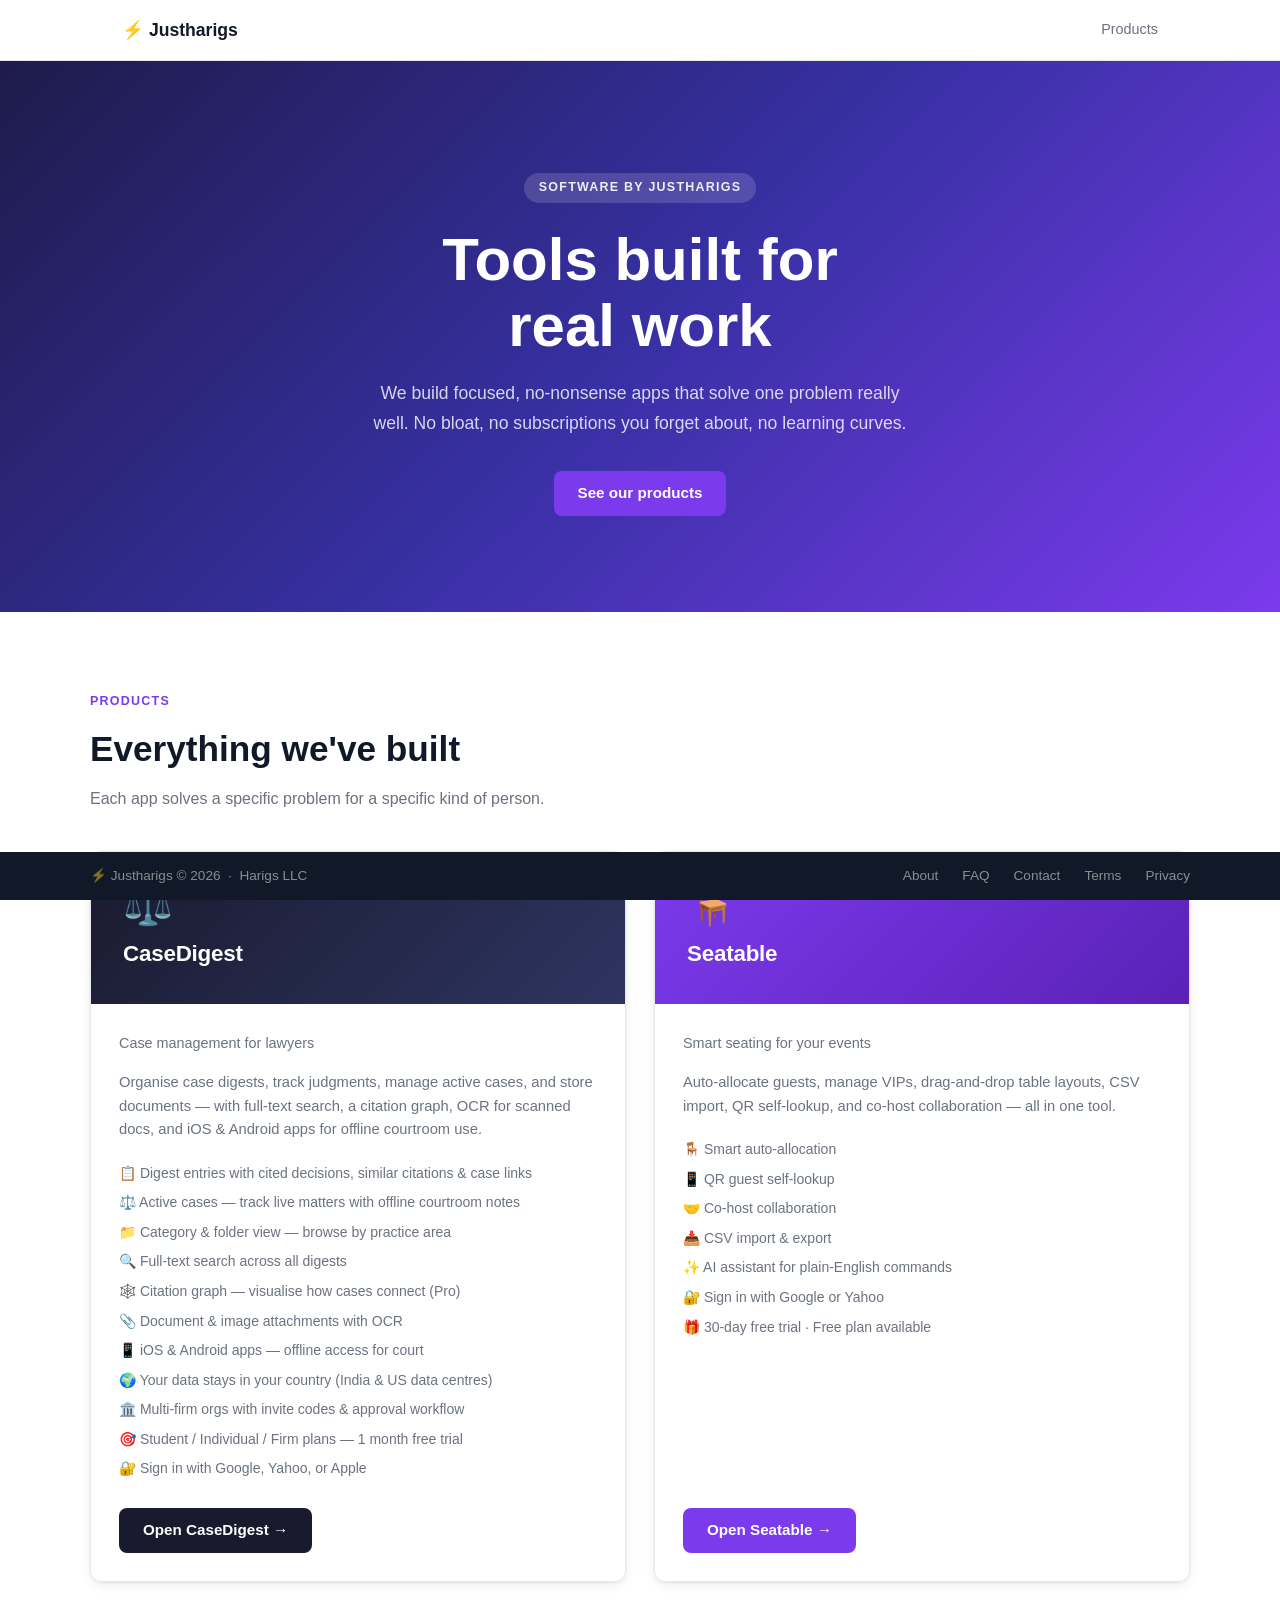
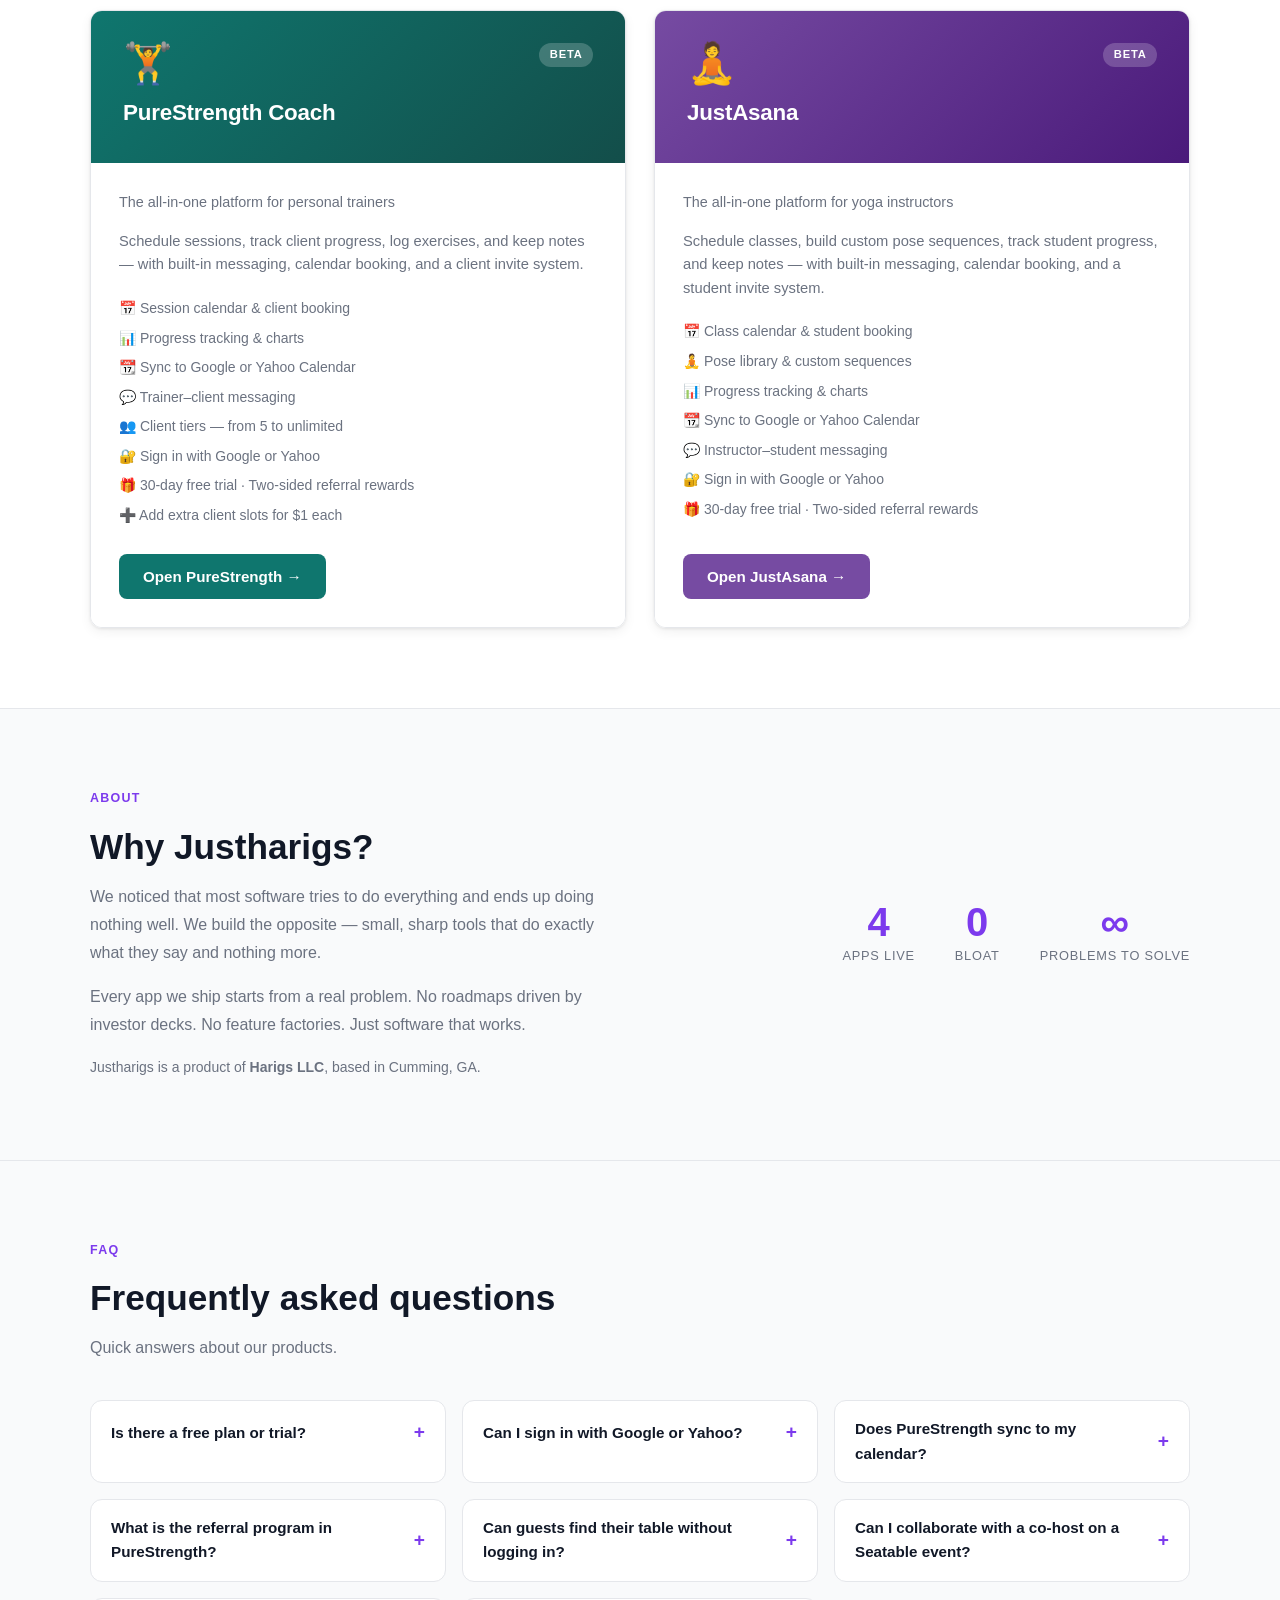
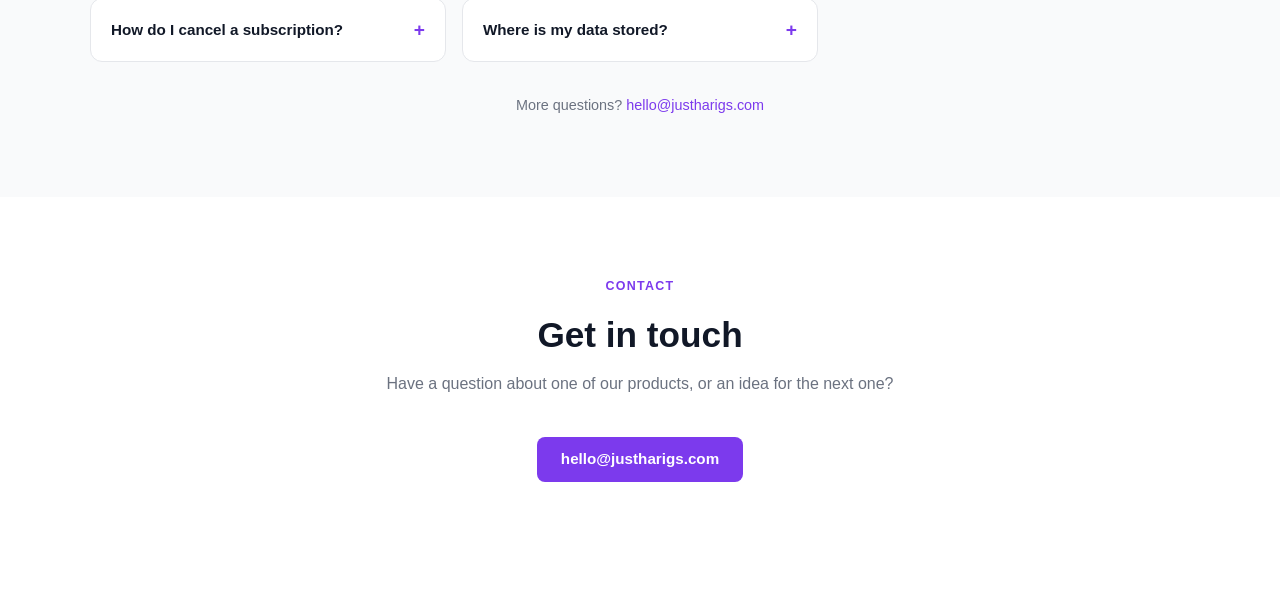
<file: index.html>
<!DOCTYPE html>
<html lang="en">
<head>
  <meta charset="UTF-8" />
  <meta name="viewport" content="width=device-width, initial-scale=1.0" />
  <title>Justharigs — Tools built for real work</title>
  <link rel="icon" href="data:image/svg+xml,<svg xmlns=%22http://www.w3.org/2000/svg%22 viewBox=%220 0 100 100%22><text y=%22.9em%22 font-size=%2290%22>⚡</text></svg>">
  <link rel="stylesheet" href="css/style.css" />
</head>
<body>

  <!-- HEADER -->
  <header class="site-header">
    <div class="header-inner">
      <a href="/" class="logo">⚡ Justharigs</a>
      <nav class="header-nav">
        <a href="#products" class="nav-link">Products</a>
      </nav>
    </div>
  </header>

  <!-- HERO -->
  <section class="hero">
    <div class="hero-inner">
      <div class="hero-label">Software by Justharigs</div>
      <h1>Tools built for<br>real work</h1>
      <p class="hero-sub">We build focused, no-nonsense apps that solve one problem really well. No bloat, no subscriptions you forget about, no learning curves.</p>
      <a href="#products" class="btn btn-primary">See our products</a>
    </div>
  </section>

  <!-- PRODUCTS -->
  <section class="products" id="products">
    <div class="section-inner">
      <div class="section-label">Products</div>
      <h2>Everything we've built</h2>
      <p class="section-sub">Each app solves a specific problem for a specific kind of person.</p>

      <div class="product-grid">

        <!-- CaseDigest -->
        <div class="product-card">
          <div class="product-card-header" style="background: linear-gradient(135deg, #1a1a2e, #2d3561)">
            <div class="product-card-header-top">
              <div class="product-icon">⚖️</div>
            </div>
            <div class="product-card-header-title">CaseDigest</div>
          </div>
          <div class="product-card-body">
            <p class="product-tagline">Case management for lawyers</p>
            <p class="product-desc">Organise case digests, track judgments, manage active cases, and store documents — with full-text search, a citation graph, OCR for scanned docs, and iOS &amp; Android apps for offline courtroom use.</p>
            <ul class="product-features">
              <li>📋 Digest entries with cited decisions, similar citations &amp; case links</li>
              <li>⚖️ Active cases — track live matters with offline courtroom notes</li>
              <li>📁 Category &amp; folder view — browse by practice area</li>
              <li>🔍 Full-text search across all digests</li>
              <li>🕸️ Citation graph — visualise how cases connect (Pro)</li>
              <li>📎 Document &amp; image attachments with OCR</li>
              <li>📱 iOS &amp; Android apps — offline access for court</li>
              <li>🌍 Your data stays in your country (India &amp; US data centres)</li>
              <li>🏛️ Multi-firm orgs with invite codes &amp; approval workflow</li>
              <li>🎯 Student / Individual / Firm plans — 1 month free trial</li>
              <li>🔐 Sign in with Google, Yahoo, or Apple</li>
            </ul>
            <div class="product-card-footer">
              <a href="https://justcasedigest.com" class="btn btn-slate" target="_blank" rel="noopener">Open CaseDigest →</a>
            </div>
          </div>
        </div>

        <!-- Seatable -->
        <div class="product-card">
          <div class="product-card-header" style="background: linear-gradient(135deg, #7C3AED, #5B21B6)">
            <div class="product-card-header-top">
              <div class="product-icon">🪑</div>
            </div>
            <div class="product-card-header-title">Seatable</div>
          </div>
          <div class="product-card-body">
            <p class="product-tagline">Smart seating for your events</p>
            <p class="product-desc">Auto-allocate guests, manage VIPs, drag-and-drop table layouts, CSV import, QR self-lookup, and co-host collaboration — all in one tool.</p>
            <ul class="product-features">
              <li>🪑 Smart auto-allocation</li>
              <li>📱 QR guest self-lookup</li>
              <li>🤝 Co-host collaboration</li>
              <li>📥 CSV import &amp; export</li>
              <li>✨ AI assistant for plain-English commands</li>
              <li>🔐 Sign in with Google or Yahoo</li>
              <li>🎁 30-day free trial · Free plan available</li>
            </ul>
            <div class="product-card-footer">
              <a href="https://www.justseatable.com" class="btn btn-primary" target="_blank" rel="noopener">Open Seatable →</a>
            </div>
          </div>
        </div>

        <!-- PureStrength Coach -->
        <div class="product-card">
          <div class="product-card-header" style="background: linear-gradient(135deg, #0F766E, #134E4A)">
            <div class="product-card-header-top">
              <div class="product-icon">🏋️</div>
              <div class="product-badge">Beta</div>
            </div>
            <div class="product-card-header-title">PureStrength Coach</div>
          </div>
          <div class="product-card-body">
            <p class="product-tagline">The all-in-one platform for personal trainers</p>
            <p class="product-desc">Schedule sessions, track client progress, log exercises, and keep notes — with built-in messaging, calendar booking, and a client invite system.</p>
            <ul class="product-features">
              <li>📅 Session calendar &amp; client booking</li>
              <li>📊 Progress tracking &amp; charts</li>
              <li>📆 Sync to Google or Yahoo Calendar</li>
              <li>💬 Trainer–client messaging</li>
              <li>👥 Client tiers — from 5 to unlimited</li>
              <li>🔐 Sign in with Google or Yahoo</li>
              <li>🎁 30-day free trial · Two-sided referral rewards</li>
              <li>➕ Add extra client slots for $1 each</li>
            </ul>
            <div class="product-card-footer">
              <a href="https://www.justpurestrength.com" class="btn btn-teal" target="_blank" rel="noopener">Open PureStrength →</a>
            </div>
          </div>
        </div>

        <!-- JustAsana -->
        <div class="product-card">
          <div class="product-card-header" style="background: linear-gradient(135deg, #764BA2, #4A1A7A)">
            <div class="product-card-header-top">
              <div class="product-icon">🧘</div>
              <div class="product-badge">Beta</div>
            </div>
            <div class="product-card-header-title">JustAsana</div>
          </div>
          <div class="product-card-body">
            <p class="product-tagline">The all-in-one platform for yoga instructors</p>
            <p class="product-desc">Schedule classes, build custom pose sequences, track student progress, and keep notes — with built-in messaging, calendar booking, and a student invite system.</p>
            <ul class="product-features">
              <li>📅 Class calendar &amp; student booking</li>
              <li>🧘 Pose library &amp; custom sequences</li>
              <li>📊 Progress tracking &amp; charts</li>
              <li>📆 Sync to Google or Yahoo Calendar</li>
              <li>💬 Instructor–student messaging</li>
              <li>🔐 Sign in with Google or Yahoo</li>
              <li>🎁 30-day free trial · Two-sided referral rewards</li>
            </ul>
            <div class="product-card-footer">
              <a href="https://justasana.com" class="btn btn-purple" target="_blank" rel="noopener">Open JustAsana →</a>
            </div>
          </div>
        </div>

      </div>
    </div>
  </section>

  <!-- PRICING - removed, to be added back dynamically later -->
  <!--
  <section class="pricing-section" id="pricing">
    <div class="section-inner">
      <div class="section-label">Pricing</div>
      <h2>Simple, transparent pricing</h2>
      <p class="section-sub">Both apps include a 30-day free trial. No credit card required to start.</p>

      <div class="pricing-app-block">
        <div class="pricing-app-title">
          <span class="pricing-app-icon">🪑</span>
          <span>Seatable</span>
          <span class="pricing-app-sub">Smart seating for your events</span>
        </div>
        <div class="pricing-grid">
          <div class="pricing-card">
            <div class="pricing-tier">Free</div>
            <div class="pricing-price"><span class="pricing-amount">$0</span><span class="pricing-period">/month</span></div>
            <ul class="pricing-features">
              <li>1 active event at a time</li>
              <li>Up to 5 tables per event</li>
              <li>Up to 25 guests per event</li>
              <li>Table layout &amp; drag-and-drop</li>
              <li>CSV import &amp; QR lookup</li>
            </ul>
            <a href="https://seatablebeta.justharigs.com" class="btn btn-outline-primary" target="_blank" rel="noopener">Get Started Free</a>
          </div>
          <div class="pricing-card">
            <div class="pricing-tier">Starter</div>
            <div class="pricing-price"><span class="pricing-amount">$3</span><span class="pricing-period">/month</span></div>
            <ul class="pricing-features">
              <li>3 active events at a time</li>
              <li>Up to 15 tables per event</li>
              <li>Up to 100 guests per event</li>
              <li>Table layout &amp; drag-and-drop</li>
              <li>CSV import &amp; QR lookup</li>
            </ul>
            <a href="https://seatablebeta.justharigs.com" class="btn btn-outline-primary" target="_blank" rel="noopener">Get Started</a>
          </div>
          <div class="pricing-card">
            <div class="pricing-tier">Occasional</div>
            <div class="pricing-price"><span class="pricing-amount">$5</span><span class="pricing-period">/month</span></div>
            <ul class="pricing-features">
              <li>5 active events at a time</li>
              <li>5 new events per month</li>
              <li>Unlimited tables</li>
              <li>Unlimited guests</li>
              <li>CSV import &amp; QR lookup</li>
            </ul>
            <a href="https://seatablebeta.justharigs.com" class="btn btn-outline-primary" target="_blank" rel="noopener">Get Started</a>
          </div>
          <div class="pricing-card pricing-card-popular">
            <div class="pricing-popular-badge">Most Popular</div>
            <div class="pricing-tier">Professional</div>
            <div class="pricing-price"><span class="pricing-amount">$10</span><span class="pricing-period">/month</span></div>
            <ul class="pricing-features">
              <li>Unlimited active events</li>
              <li>Unlimited events per month</li>
              <li>Unlimited tables &amp; guests</li>
              <li>Co-host collaboration</li>
              <li>✨ AI assistant</li>
            </ul>
            <a href="https://seatablebeta.justharigs.com" class="btn btn-primary" target="_blank" rel="noopener">Get Started</a>
          </div>
          <div class="pricing-card">
            <div class="pricing-tier">Enterprise</div>
            <div class="pricing-price"><span class="pricing-amount">$25</span><span class="pricing-period">/month</span></div>
            <ul class="pricing-features">
              <li>Unlimited active events</li>
              <li>Unlimited events per month</li>
              <li>Unlimited tables &amp; guests</li>
              <li>Co-host collaboration</li>
              <li>✨ AI assistant</li>
            </ul>
            <a href="https://seatablebeta.justharigs.com" class="btn btn-outline-primary" target="_blank" rel="noopener">Get Started</a>
          </div>
        </div>
      </div>

      <div class="pricing-app-block">
        <div class="pricing-app-title">
          <span class="pricing-app-icon">🏋️</span>
          <span>PureStrength Coach</span>
          <span class="pricing-app-sub">Personal trainer platform</span>
        </div>
        <div class="pricing-grid">
          <div class="pricing-card">
            <div class="pricing-tier">Starter</div>
            <div class="pricing-price"><span class="pricing-amount">$9</span><span class="pricing-period">/month</span></div>
            <ul class="pricing-features">
              <li>Up to 5 clients</li>
              <li>Session calendar</li>
              <li>Exercise library</li>
              <li>Progress tracking</li>
              <li>Google or Yahoo sign-in</li>
            </ul>
            <a href="https://purestrengthdev.justharigs.com/signup/trainer" class="btn btn-outline-teal" target="_blank" rel="noopener">Start Free Trial</a>
          </div>
          <div class="pricing-card">
            <div class="pricing-tier">Basic</div>
            <div class="pricing-price"><span class="pricing-amount">$19</span><span class="pricing-period">/month</span></div>
            <ul class="pricing-features">
              <li>Up to 15 clients</li>
              <li>Session calendar</li>
              <li>Exercise library</li>
              <li>Progress tracking</li>
              <li>Google or Yahoo sign-in</li>
            </ul>
            <a href="https://purestrengthdev.justharigs.com/signup/trainer" class="btn btn-outline-teal" target="_blank" rel="noopener">Start Free Trial</a>
          </div>
          <div class="pricing-card">
            <div class="pricing-tier">Professional</div>
            <div class="pricing-price"><span class="pricing-amount">$29</span><span class="pricing-period">/month</span></div>
            <ul class="pricing-features">
              <li>Up to 30 clients</li>
              <li>Session calendar</li>
              <li>Exercise library</li>
              <li>Progress tracking</li>
              <li>Session &amp; exercise notes</li>
            </ul>
            <a href="https://purestrengthdev.justharigs.com/signup/trainer" class="btn btn-outline-teal" target="_blank" rel="noopener">Start Free Trial</a>
          </div>
          <div class="pricing-card pricing-card-popular pricing-card-popular-teal">
            <div class="pricing-popular-badge pricing-popular-badge-teal">Most Popular</div>
            <div class="pricing-tier">Growth</div>
            <div class="pricing-price"><span class="pricing-amount">$49</span><span class="pricing-period">/month</span></div>
            <ul class="pricing-features">
              <li>Up to 60 clients</li>
              <li>Session calendar</li>
              <li>Exercise library</li>
              <li>Progress tracking</li>
              <li>Trainer–client messaging</li>
            </ul>
            <a href="https://purestrengthdev.justharigs.com/signup/trainer" class="btn btn-teal" target="_blank" rel="noopener">Start Free Trial</a>
          </div>
          <div class="pricing-card">
            <div class="pricing-tier">Enterprise</div>
            <div class="pricing-price"><span class="pricing-amount">$79</span><span class="pricing-period">/month</span></div>
            <ul class="pricing-features">
              <li>Unlimited clients</li>
              <li>Session calendar</li>
              <li>Exercise library</li>
              <li>Progress tracking</li>
              <li>Trainer–client messaging</li>
            </ul>
            <a href="https://purestrengthdev.justharigs.com/signup/trainer" class="btn btn-outline-teal" target="_blank" rel="noopener">Start Free Trial</a>
          </div>
        </div>
        <p class="pricing-addon-note">Need more clients? Add 5 extra slots for $5 anytime. Refer a trainer — both of you get 50% off your first month together.</p>
      </div>
    </div>
  </section>
  -->

  <!-- ABOUT -->
  <section class="about" id="about">
    <div class="section-inner about-inner">
      <div>
        <div class="section-label">About</div>
        <h2>Why Justharigs?</h2>
        <p>We noticed that most software tries to do everything and ends up doing nothing well. We build the opposite — small, sharp tools that do exactly what they say and nothing more.</p>
        <p>Every app we ship starts from a real problem. No roadmaps driven by investor decks. No feature factories. Just software that works.</p>
        <p style="margin-top:.5rem;font-size:.875rem;color:var(--text-muted)">Justharigs is a product of <strong>Harigs LLC</strong>, based in Cumming, GA.</p>
      </div>
      <div class="about-stats">
        <div class="stat">
          <div class="stat-num">4</div>
          <div class="stat-label">Apps live</div>
        </div>
        <div class="stat">
          <div class="stat-num">0</div>
          <div class="stat-label">Bloat</div>
        </div>
        <div class="stat">
          <div class="stat-num">∞</div>
          <div class="stat-label">Problems to solve</div>
        </div>
      </div>
    </div>
  </section>

  <!-- FAQ -->
  <section class="faq-section" id="faq">
    <div class="section-inner">
      <div class="section-label">FAQ</div>
      <h2>Frequently asked questions</h2>
      <p class="section-sub">Quick answers about our products.</p>
      <div class="faq-grid">

        <details class="faq-card">
          <summary>Is there a free plan or trial?</summary>
          <p>Seatable has a permanent free tier (1 event, 5 tables, 25 guests). PureStrength Coach offers a 30-day free trial on all paid plans — no credit card required to start.</p>
        </details>

        <details class="faq-card">
          <summary>Can I sign in with Google or Yahoo?</summary>
          <p>Yes. Both apps support Google OAuth and Yahoo OAuth sign-in. You can also use email + password if you prefer.</p>
        </details>

        <details class="faq-card">
          <summary>Does PureStrength sync to my calendar?</summary>
          <p>Yes. Trainers can connect Google Calendar or Yahoo Calendar in Settings. Every session you schedule is automatically added as a calendar event. You can disconnect at any time.</p>
        </details>

        <details class="faq-card">
          <summary>What is the referral program in PureStrength?</summary>
          <p>Share your unique referral link with other trainers. When they sign up and subscribe, you both get 50% off your next paid month. No limit on referrals.</p>
        </details>

        <details class="faq-card">
          <summary>Can guests find their table without logging in?</summary>
          <p>Yes. Seatable generates a QR code when you publish your event. Guests scan it and type their name — no account needed. Works on any phone.</p>
        </details>

        <details class="faq-card">
          <summary>Can I collaborate with a co-host on a Seatable event?</summary>
          <p>Yes. Invite up to 2 co-hosts from the Co-hosts tab inside your event. Co-hosts can edit participants, manage seating, and publish the event.</p>
        </details>

        <details class="faq-card">
          <summary>How do I cancel a subscription?</summary>
          <p>Cancel any time from Account Settings → Manage Billing inside the app. You keep access until the end of your current billing period — no questions asked.</p>
        </details>

        <details class="faq-card">
          <summary>Where is my data stored?</summary>
          <p>All data is stored in AWS DynamoDB in the US-East-2 (Ohio) region with HTTPS encryption in transit. We never sell your data or use it for advertising.</p>
        </details>

      </div>
      <p style="text-align:center;margin-top:2rem;color:var(--text-muted);font-size:.9rem">More questions? <a href="mailto:hello@justharigs.com" style="color:var(--primary)">hello@justharigs.com</a></p>
    </div>
  </section>

  <!-- CONTACT -->
  <section class="contact" id="contact">
    <div class="section-inner" style="text-align:center">
      <div class="section-label">Contact</div>
      <h2>Get in touch</h2>
      <p class="section-sub">Have a question about one of our products, or an idea for the next one?</p>
      <a href="mailto:hello@justharigs.com" class="btn btn-primary">hello@justharigs.com</a>
    </div>
  </section>

  <!-- FOOTER -->
  <footer class="site-footer">
    <div class="footer-inner">
      <span>⚡ Justharigs &copy; 2026 &nbsp;·&nbsp; Harigs LLC</span>
      <nav class="footer-nav">
        <a href="#about">About</a>
        <a href="#faq">FAQ</a>
        <a href="#contact">Contact</a>
        <a href="terms.html">Terms</a>
        <a href="privacy.html">Privacy</a>
      </nav>
    </div>
  </footer>

</body>
</html>
</file>
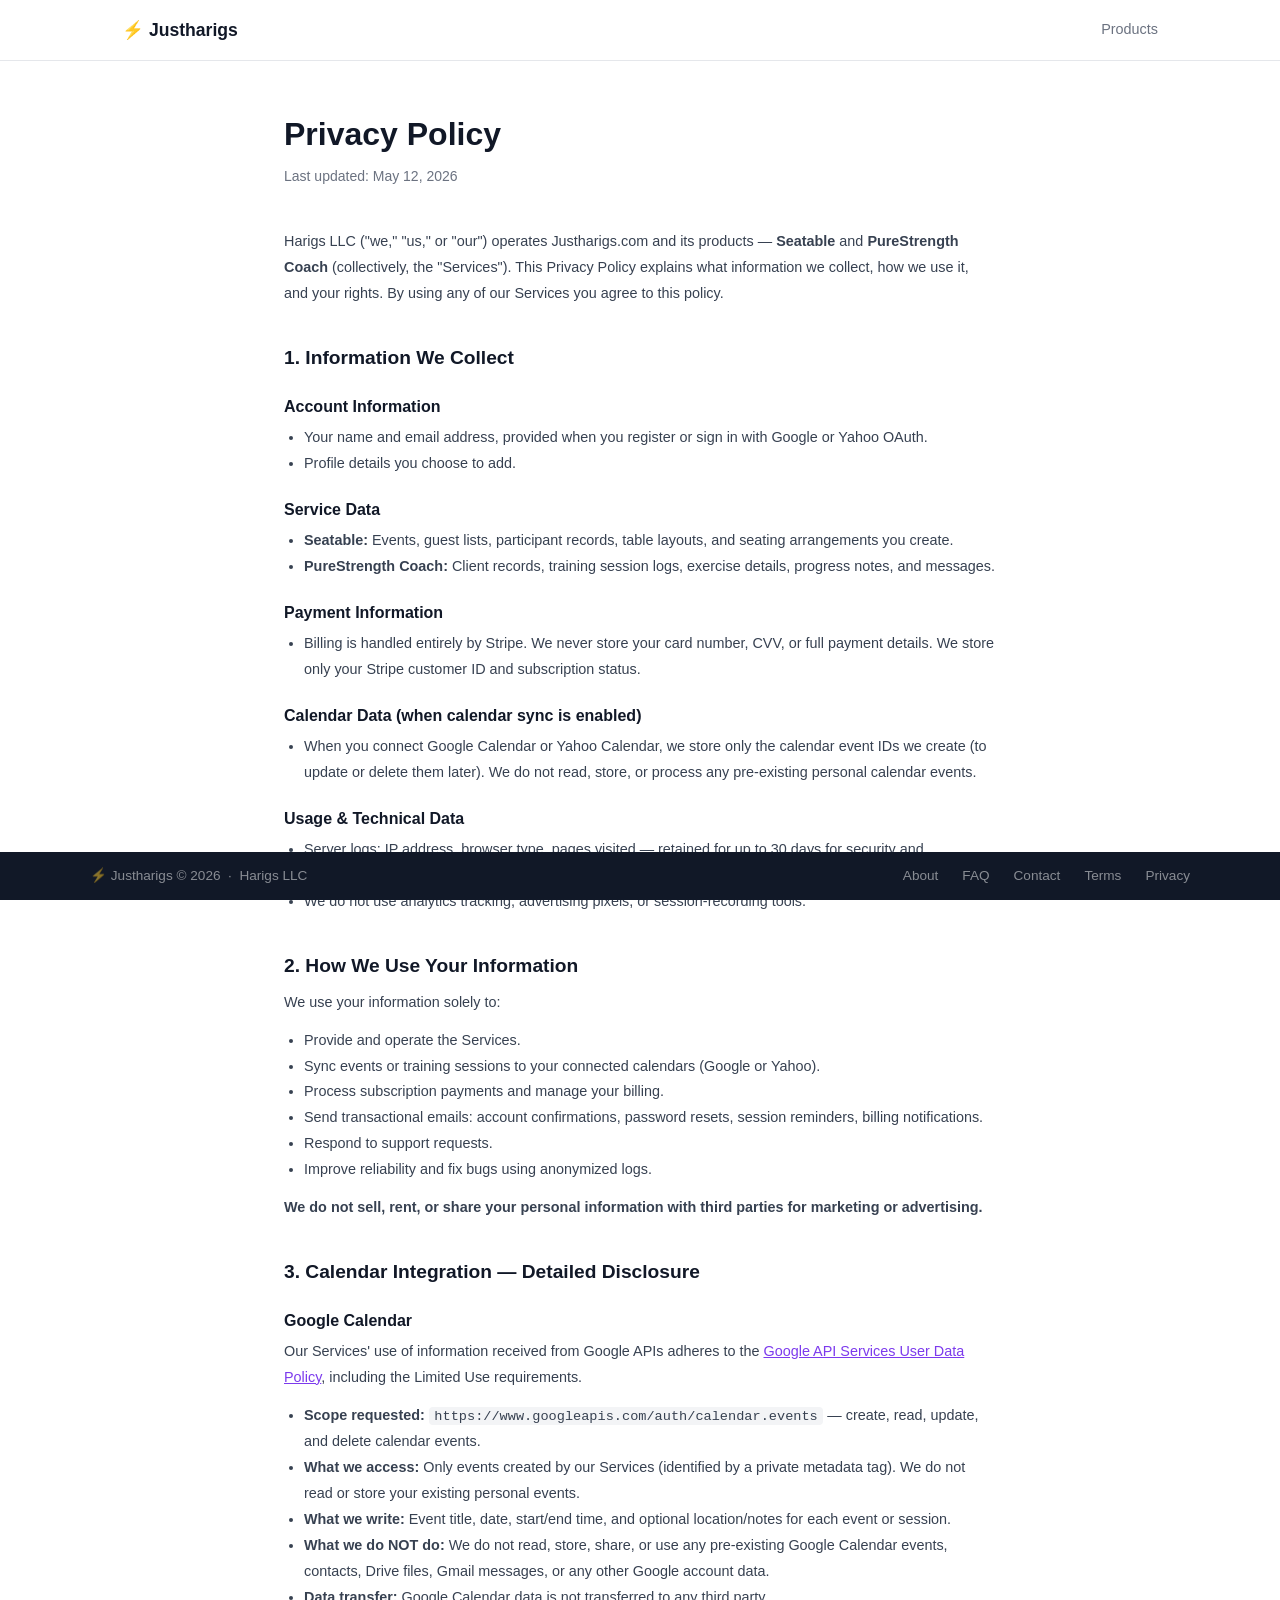
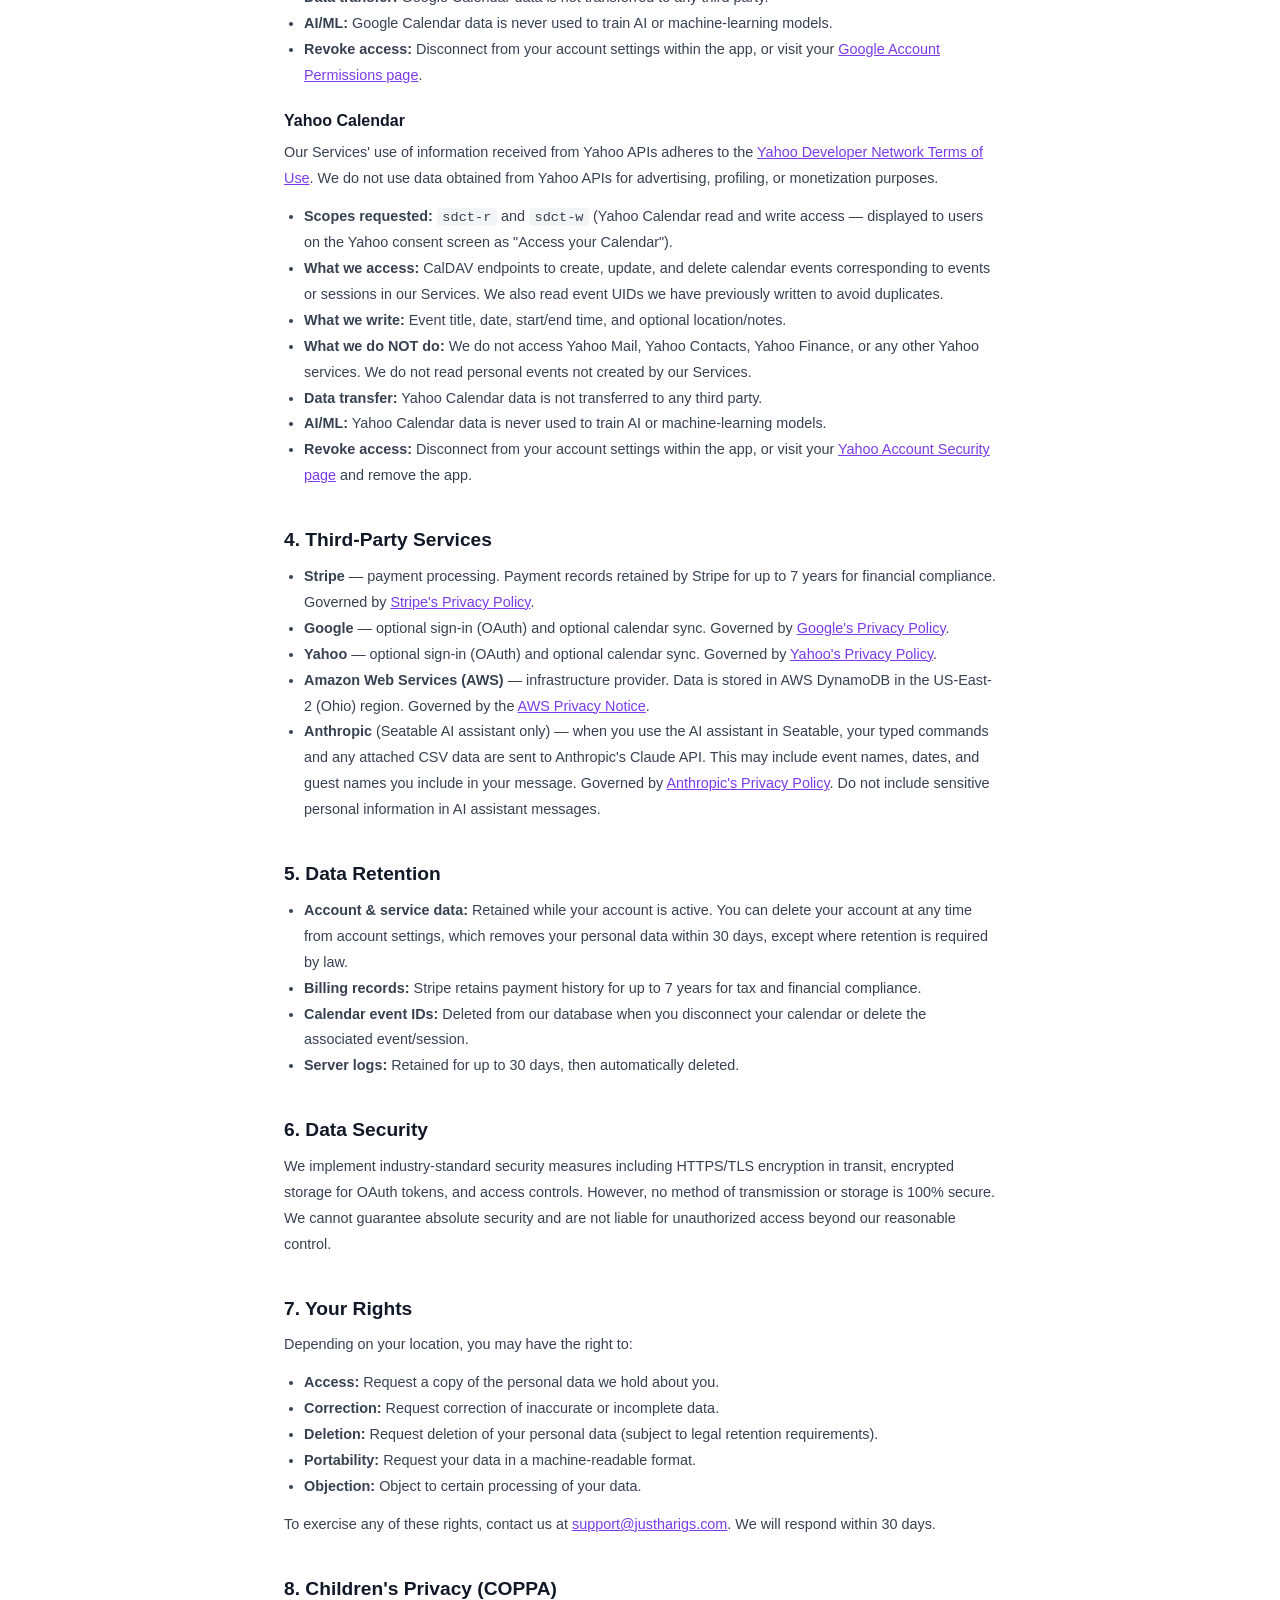
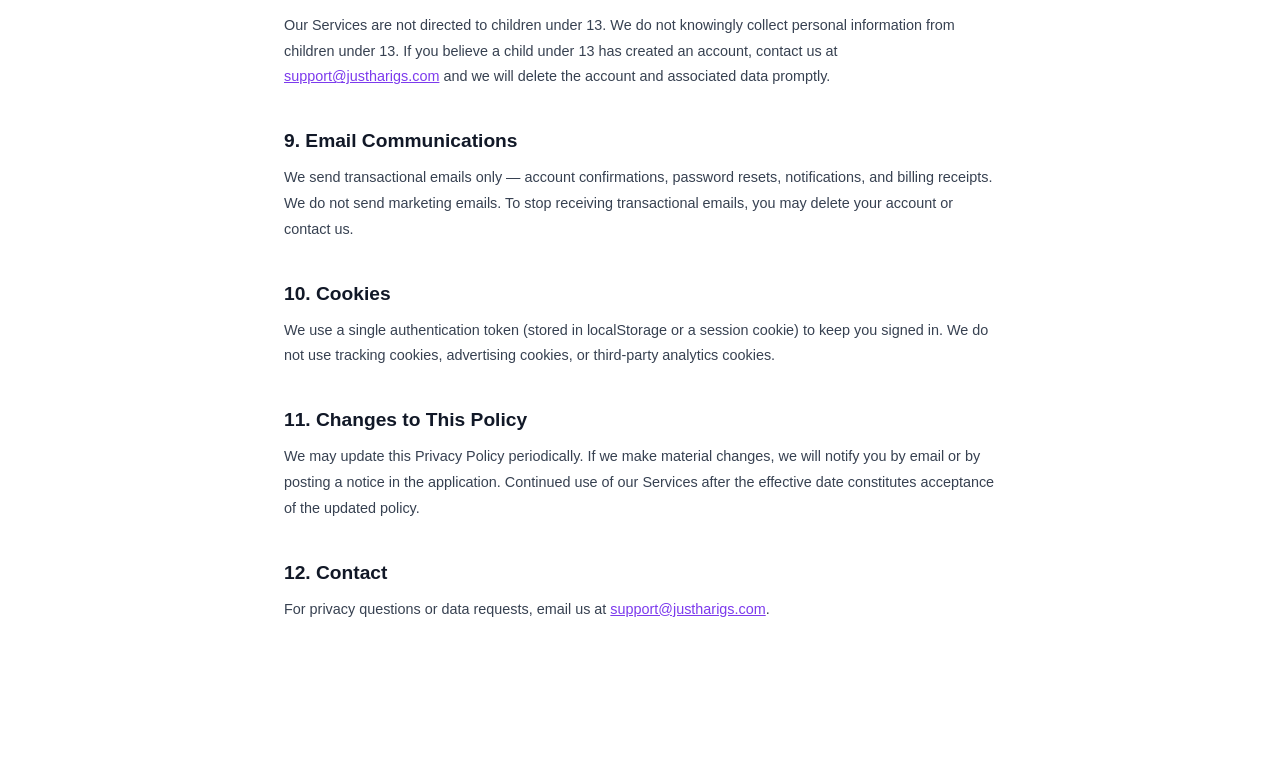
<file: privacy.html>
<!DOCTYPE html>
<html lang="en">
<head>
  <meta charset="UTF-8" />
  <meta name="viewport" content="width=device-width, initial-scale=1.0" />
  <title>Privacy Policy — Justharigs</title>
  <link rel="icon" href="data:image/svg+xml,<svg xmlns=%22http://www.w3.org/2000/svg%22 viewBox=%220 0 100 100%22><text y=%22.9em%22 font-size=%2290%22>⚡</text></svg>">
  <link rel="stylesheet" href="css/style.css" />
  <style>
    .legal-page { max-width: 760px; margin: 0 auto; padding: 3rem 1.5rem 5rem; }
    .legal-page h1 { font-size: 2rem; font-weight: 800; margin-bottom: .25rem; }
    .legal-page .updated { color: var(--text-muted); font-size: .875rem; margin-bottom: 2.5rem; }
    .legal-page h2 { font-size: 1.2rem; font-weight: 700; margin: 2.25rem 0 .5rem; color: var(--text); }
    .legal-page h3 { font-size: 1rem; font-weight: 600; margin: 1.25rem 0 .35rem; color: var(--text); }
    .legal-page p  { font-size: .9rem; line-height: 1.8; margin-bottom: .75rem; color: #374151; }
    .legal-page ul { list-style: disc; padding-left: 1.25rem; font-size: .9rem; line-height: 1.8; margin-bottom: .75rem; color: #374151; }
    .legal-page a  { color: var(--primary); text-decoration: underline; }
    .legal-page code { background: #F3F4F6; padding: .1rem .35rem; border-radius: 4px; font-size: .85rem; }
  </style>
</head>
<body>

  <header class="site-header">
    <div class="header-inner">
      <a href="/" class="logo">⚡ Justharigs</a>
      <nav class="header-nav">
        <a href="/#products" class="nav-link">Products</a>
      </nav>
    </div>
  </header>

  <main class="legal-page">
    <h1>Privacy Policy</h1>
    <p class="updated">Last updated: May 12, 2026</p>

    <p>Harigs LLC ("we," "us," or "our") operates Justharigs.com and its products — <strong>Seatable</strong> and <strong>PureStrength Coach</strong> (collectively, the "Services"). This Privacy Policy explains what information we collect, how we use it, and your rights. By using any of our Services you agree to this policy.</p>

    <h2>1. Information We Collect</h2>

    <h3>Account Information</h3>
    <ul>
      <li>Your name and email address, provided when you register or sign in with Google or Yahoo OAuth.</li>
      <li>Profile details you choose to add.</li>
    </ul>

    <h3>Service Data</h3>
    <ul>
      <li><strong>Seatable:</strong> Events, guest lists, participant records, table layouts, and seating arrangements you create.</li>
      <li><strong>PureStrength Coach:</strong> Client records, training session logs, exercise details, progress notes, and messages.</li>
    </ul>

    <h3>Payment Information</h3>
    <ul>
      <li>Billing is handled entirely by Stripe. We never store your card number, CVV, or full payment details. We store only your Stripe customer ID and subscription status.</li>
    </ul>

    <h3>Calendar Data (when calendar sync is enabled)</h3>
    <ul>
      <li>When you connect Google Calendar or Yahoo Calendar, we store only the calendar event IDs we create (to update or delete them later). We do not read, store, or process any pre-existing personal calendar events.</li>
    </ul>

    <h3>Usage &amp; Technical Data</h3>
    <ul>
      <li>Server logs: IP address, browser type, pages visited — retained for up to 30 days for security and debugging, then automatically deleted.</li>
      <li>We do not use analytics tracking, advertising pixels, or session-recording tools.</li>
    </ul>

    <h2>2. How We Use Your Information</h2>
    <p>We use your information solely to:</p>
    <ul>
      <li>Provide and operate the Services.</li>
      <li>Sync events or training sessions to your connected calendars (Google or Yahoo).</li>
      <li>Process subscription payments and manage your billing.</li>
      <li>Send transactional emails: account confirmations, password resets, session reminders, billing notifications.</li>
      <li>Respond to support requests.</li>
      <li>Improve reliability and fix bugs using anonymized logs.</li>
    </ul>
    <p><strong>We do not sell, rent, or share your personal information with third parties for marketing or advertising.</strong></p>

    <h2>3. Calendar Integration — Detailed Disclosure</h2>

    <h3>Google Calendar</h3>
    <p>Our Services' use of information received from Google APIs adheres to the <a href="https://developers.google.com/terms/api-services-user-data-policy" target="_blank" rel="noopener noreferrer">Google API Services User Data Policy</a>, including the Limited Use requirements.</p>
    <ul>
      <li><strong>Scope requested:</strong> <code>https://www.googleapis.com/auth/calendar.events</code> — create, read, update, and delete calendar events.</li>
      <li><strong>What we access:</strong> Only events created by our Services (identified by a private metadata tag). We do not read or store your existing personal events.</li>
      <li><strong>What we write:</strong> Event title, date, start/end time, and optional location/notes for each event or session.</li>
      <li><strong>What we do NOT do:</strong> We do not read, store, share, or use any pre-existing Google Calendar events, contacts, Drive files, Gmail messages, or any other Google account data.</li>
      <li><strong>Data transfer:</strong> Google Calendar data is not transferred to any third party.</li>
      <li><strong>AI/ML:</strong> Google Calendar data is never used to train AI or machine-learning models.</li>
      <li><strong>Revoke access:</strong> Disconnect from your account settings within the app, or visit your <a href="https://myaccount.google.com/permissions" target="_blank" rel="noopener noreferrer">Google Account Permissions page</a>.</li>
    </ul>

    <h3>Yahoo Calendar</h3>
    <p>Our Services' use of information received from Yahoo APIs adheres to the <a href="https://developer.yahoo.com/terms/" target="_blank" rel="noopener noreferrer">Yahoo Developer Network Terms of Use</a>. We do not use data obtained from Yahoo APIs for advertising, profiling, or monetization purposes.</p>
    <ul>
      <li><strong>Scopes requested:</strong> <code>sdct-r</code> and <code>sdct-w</code> (Yahoo Calendar read and write access — displayed to users on the Yahoo consent screen as "Access your Calendar").</li>
      <li><strong>What we access:</strong> CalDAV endpoints to create, update, and delete calendar events corresponding to events or sessions in our Services. We also read event UIDs we have previously written to avoid duplicates.</li>
      <li><strong>What we write:</strong> Event title, date, start/end time, and optional location/notes.</li>
      <li><strong>What we do NOT do:</strong> We do not access Yahoo Mail, Yahoo Contacts, Yahoo Finance, or any other Yahoo services. We do not read personal events not created by our Services.</li>
      <li><strong>Data transfer:</strong> Yahoo Calendar data is not transferred to any third party.</li>
      <li><strong>AI/ML:</strong> Yahoo Calendar data is never used to train AI or machine-learning models.</li>
      <li><strong>Revoke access:</strong> Disconnect from your account settings within the app, or visit your <a href="https://login.yahoo.com/account/security" target="_blank" rel="noopener noreferrer">Yahoo Account Security page</a> and remove the app.</li>
    </ul>

    <h2>4. Third-Party Services</h2>
    <ul>
      <li><strong>Stripe</strong> — payment processing. Payment records retained by Stripe for up to 7 years for financial compliance. Governed by <a href="https://stripe.com/privacy" target="_blank" rel="noopener noreferrer">Stripe's Privacy Policy</a>.</li>
      <li><strong>Google</strong> — optional sign-in (OAuth) and optional calendar sync. Governed by <a href="https://policies.google.com/privacy" target="_blank" rel="noopener noreferrer">Google's Privacy Policy</a>.</li>
      <li><strong>Yahoo</strong> — optional sign-in (OAuth) and optional calendar sync. Governed by <a href="https://legal.yahoo.com/us/en/yahoo/privacy/index.html" target="_blank" rel="noopener noreferrer">Yahoo's Privacy Policy</a>.</li>
      <li><strong>Amazon Web Services (AWS)</strong> — infrastructure provider. Data is stored in AWS DynamoDB in the US-East-2 (Ohio) region. Governed by the <a href="https://aws.amazon.com/privacy/" target="_blank" rel="noopener noreferrer">AWS Privacy Notice</a>.</li>
      <li><strong>Anthropic</strong> (Seatable AI assistant only) — when you use the AI assistant in Seatable, your typed commands and any attached CSV data are sent to Anthropic's Claude API. This may include event names, dates, and guest names you include in your message. Governed by <a href="https://www.anthropic.com/privacy" target="_blank" rel="noopener noreferrer">Anthropic's Privacy Policy</a>. Do not include sensitive personal information in AI assistant messages.</li>
    </ul>

    <h2>5. Data Retention</h2>
    <ul>
      <li><strong>Account &amp; service data:</strong> Retained while your account is active. You can delete your account at any time from account settings, which removes your personal data within 30 days, except where retention is required by law.</li>
      <li><strong>Billing records:</strong> Stripe retains payment history for up to 7 years for tax and financial compliance.</li>
      <li><strong>Calendar event IDs:</strong> Deleted from our database when you disconnect your calendar or delete the associated event/session.</li>
      <li><strong>Server logs:</strong> Retained for up to 30 days, then automatically deleted.</li>
    </ul>

    <h2>6. Data Security</h2>
    <p>We implement industry-standard security measures including HTTPS/TLS encryption in transit, encrypted storage for OAuth tokens, and access controls. However, no method of transmission or storage is 100% secure. We cannot guarantee absolute security and are not liable for unauthorized access beyond our reasonable control.</p>

    <h2>7. Your Rights</h2>
    <p>Depending on your location, you may have the right to:</p>
    <ul>
      <li><strong>Access:</strong> Request a copy of the personal data we hold about you.</li>
      <li><strong>Correction:</strong> Request correction of inaccurate or incomplete data.</li>
      <li><strong>Deletion:</strong> Request deletion of your personal data (subject to legal retention requirements).</li>
      <li><strong>Portability:</strong> Request your data in a machine-readable format.</li>
      <li><strong>Objection:</strong> Object to certain processing of your data.</li>
    </ul>
    <p>To exercise any of these rights, contact us at <a href="mailto:support@justharigs.com">support@justharigs.com</a>. We will respond within 30 days.</p>

    <h2>8. Children's Privacy (COPPA)</h2>
    <p>Our Services are not directed to children under 13. We do not knowingly collect personal information from children under 13. If you believe a child under 13 has created an account, contact us at <a href="mailto:support@justharigs.com">support@justharigs.com</a> and we will delete the account and associated data promptly.</p>

    <h2>9. Email Communications</h2>
    <p>We send transactional emails only — account confirmations, password resets, notifications, and billing receipts. We do not send marketing emails. To stop receiving transactional emails, you may delete your account or contact us.</p>

    <h2>10. Cookies</h2>
    <p>We use a single authentication token (stored in localStorage or a session cookie) to keep you signed in. We do not use tracking cookies, advertising cookies, or third-party analytics cookies.</p>

    <h2>11. Changes to This Policy</h2>
    <p>We may update this Privacy Policy periodically. If we make material changes, we will notify you by email or by posting a notice in the application. Continued use of our Services after the effective date constitutes acceptance of the updated policy.</p>

    <h2>12. Contact</h2>
    <p>For privacy questions or data requests, email us at <a href="mailto:support@justharigs.com">support@justharigs.com</a>.</p>
  </main>

  <footer class="site-footer">
    <div class="footer-inner">
      <span>⚡ Justharigs &copy; 2026 &nbsp;·&nbsp; Harigs LLC</span>
      <nav class="footer-nav">
        <a href="/#about">About</a>
        <a href="/#faq">FAQ</a>
        <a href="/#contact">Contact</a>
        <a href="terms.html">Terms</a>
        <a href="privacy.html">Privacy</a>
      </nav>
    </div>
  </footer>

</body>
</html>
</file>
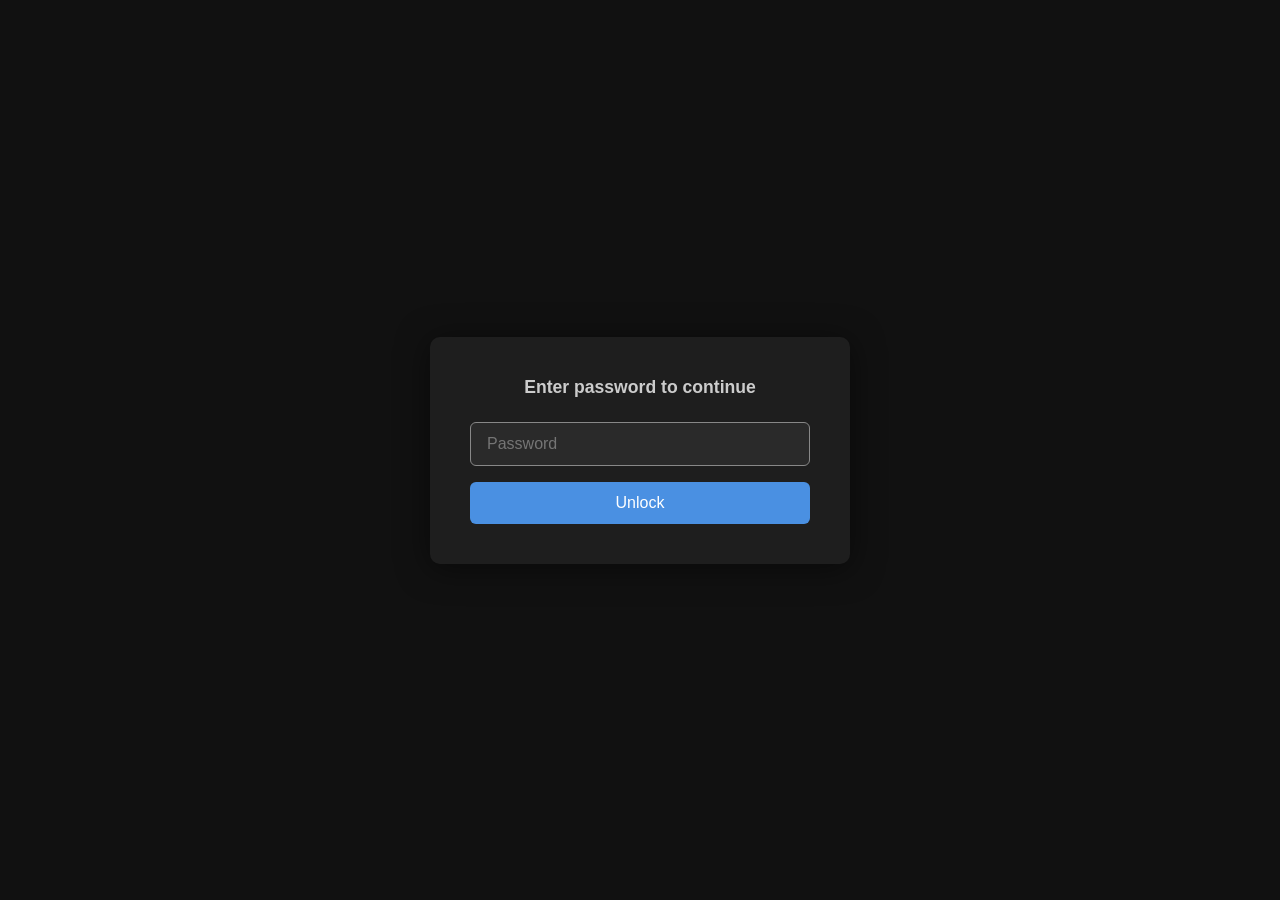
<file: spain.html>
<!DOCTYPE html>
<html lang="en">
<head>
  <meta charset="UTF-8" />
  <meta name="viewport" content="width=device-width, initial-scale=1.0" />
  <title>Spain</title>
  <style>
    body { margin: 0; font-family: sans-serif; background: #111; color: #eee; display: flex; align-items: center; justify-content: center; min-height: 100vh; }
    .box { background: #1e1e1e; border-radius: 10px; padding: 2.5rem; width: min(340px, 90vw); box-shadow: 0 4px 32px rgba(0,0,0,.5); }
    h2 { margin: 0 0 1.5rem; font-size: 1.1rem; color: #ccc; text-align: center; }
    input[type=password] { width: 100%; box-sizing: border-box; padding: .75rem 1rem; border: 1px solid #444; border-radius: 6px; background: #2a2a2a; color: #eee; font-size: 1rem; outline: none; }
    input[type=password]:focus { border-color: #888; }
    button { margin-top: 1rem; width: 100%; padding: .75rem; background: #4a90e2; border: none; border-radius: 6px; color: #fff; font-size: 1rem; cursor: pointer; }
    button:hover { background: #357abd; }
    .err { margin-top: .75rem; color: #e57373; font-size: .875rem; text-align: center; display: none; }
  </style>
</head>
<body>
<div class="box">
  <h2>Enter password to continue</h2>
  <input type="password" id="pw" placeholder="Password" autofocus />
  <button onclick="unlock()">Unlock</button>
  <div class="err" id="err">Incorrect password</div>
</div>
<script>
const CIPHERTEXT = "43Zi0Ca76cmPpELmzqejPjfWnITStlrwjExu31q26V8onwGSierOOOQ3JX1r/8j8YROB0U8lLGO7t0DT35cMyZyzJ1muAra5dnSxsyRf/NLkGVFEfUlj/h6Snegms6NFHkNXNqlmKdXvsvabtW3YDuEKQGmp0U1HvyZXcxVdl9GRt4xQLI+Z7kThaDcefcODrj5J2yyV8TCoBor/hkW8Q/+YBWgyCzELGpidG0YuZjaj5gxpOpAtX0/t5L/5PtVN6c4uJkNkcL1FTPzKjnVOaRPuwk9yQVzpj+DXVt2OU05FQNf+0/8oZ6zr2hAgviGtMCNZEGflbXAKi12eXhfMdGfErcfLQ2aVly6pHjSpBuuopsPcHwFr5P1PHtYxylIOQUmovigdLYLqkgmM2X0S7k8RRgDCVxNyjvSjDImPwF4FrLyHez7/WdxZopG03fRyttsYqVglukIzKbuwszecQ0UpJViMNjnkwsoyv6v0vLO7lym+yO0f0vfPwwVPu8DWZI+4oTXSnOAm1fZJGXGXK5xcg+8o//OIBgjyzLTeXPAgohg9nUs2Lo0Lnk1FWf8ERPusTUJAVZBKDfuHk+Mt2CmOM/aZq4A0Mo8dkQwp9LEzRPBj3LOo5JxgGQcBp8CQpt4JSvvBVmfvkDxV4uC3m103NcISvGuqx6SmhfScBE9BOnaNRT3/3zkGpxSsM3sjl9fLESb+hBiui59aC+C52d+CwQRQ/PJR52tKVgIuDCeuXXCbCO1VIqB1SIIIBNbvqOfkdXgrDmOv8/m31BBJWcGmZ/yP3O2XlFqMsNYOMWVp6Rj/HMqNDUe3jyC7JnQfy7JOYEjHug1WZXQRU/RP3eef3ujx2axhUe6yIjQHyRdYbZCSWqp8Upk5AYDr+QcRIij0/RLel9x0qvxE2BhSBnOtU0JlWF8FJk0v3JO9l7ShXpn4rwl4wZflyqeXJVHgBkpTIffRzgYSukltivUuEVBys853OTMgh5ohbs6eaSLvq8yKjjfgDJTbDcm5x0kGHaai6v2hfRoAxcQwO7xKLdxoApb0AJgYD2Y6IozI3jEJgDjslrZqDEqSfiXlLum6/XPPqgXWpolpmOK7awSeFVitedTlTQcIJ6rsCm7Noy6nsV9yD1ehuCpGHHFKUqywso4qIGPZl8e8CMsMITvnqB01w3f7iPjeX3NJIlWf3vBrddVz6gXNgHKL4Y1AJ0p00P9vPBDQ2GUw1E+pU1L/4wfQsK9AQ7vGDsUcTQ6D035ShP6pH2srKyk5IEwV8hx8VERkkE1mNzieczYj3FIBSw/5t1b6BWJVd2+yl8phaj3HD5FqGv18TLxVptaLIjJNhcQTGyV0b1N/wnlKE4UdLoBuGKbzwbpf2s/w0LMSkpV3HwXPERNmTN1kOIIfkR+lNx+3+/qgxiqduwD5XpzKqoG2Ke9S4UlZ4BQJbS4K6r5UfLVSb+DCxDGOxNTJPI2Eq7Qjsz1KYHxTxsjzDwYCGABL7tX1moaqQFgnuAsvFc/RfCXh+I3GXbXSO/tNgtU7kBcm5x5kA60WNO+8xVdzB6DBvarKxb02VfWCPHt/0CG4glnYb5PwhmUY6sYcYeYp+WfBZwDsfyWjZSbRzNT1r4LoI01sxuq7n9yZsq0GvTFGlFuU+l1AXZJ0VYxIcZFBlGxwHEcXn5muKL3kNRaaIBhpxnba4Wlaq5HDSb3WAcbHlkNj/IUV0/kVZ48ntUYKgHZwf/M+7rVzgPX9G+Kpu4/0OK9CeIRNC6YC/SqWds3v+ZSTczLZUKYIVsAsc60vomZW3hKrcHFQ5xko3zy+xK7LLSZp0yBns1UdtV/UwiTkxf3iKm/+BiJSj6IalxETVunB30F8PRHpqepPg/x/MSCibUBq+KxDWDzIU7udyTmF/Kepw476ITieJvPkqW0+Kay59nPA9uzJaF0KbFFqjq2puCEmbTMgYJjZp/Xzb4h4GvCYN+PbS09Zab8Micd8UVQSqOmBNUixSW3zs1JiR/+/EZeUvMmLI3HEEN/k+tB/JlhxBqWJ+DQS/b5ukVj3RiN1SgJ/qN6qUcJAumBrFKX6RoK8nVljWsjrxsFBotaAXUnrvfgv0hj0q35i60cmoEFMwdPlnZFhJhtazK9b3IFwxy/3FFmzAKyyFZV95cn5MIY+0uGKkm0e91sNkkNgcnGzRk69pXWFdwP767ZSTl8hulZ+JlXXr69FSYYHfSYm4UCLlY1ljwIlv56lrMrRRjrGHEMI5lGTSxe3Qe/ImS7wqzx1Vtn95UEOlpYiM7w/kt66sOlbNSX/Ch+5Cb6Gj/d9Bh6vOLskZb9CP4lSNaRB4I4ZWRH8cYKSYtK5hYB1xEOFm3mAwLnmkbGbfPVMBLkY5etY+2Y/FeqbmTr9kC7h6OYV6fhRJFtykgq2MpgZUWY5NYl7suQxMwICgAGpU/nY7M1/cO7lruUM816Oxu4z4t+DXv+jbT8/j7KSMPCiVpBxOz5/DgY7Dl0E+QuA7R7XFVDlntIBBhqmpMJRQIN1mphaKtETPZvl0qp8o7Ayd7duiK9PElX+cl8P8Sz9KCCM6ROYCeCtH1oQL7He2jEO3ufe1PuvOFWepHoXCm321vRGnvOpUjoEMphM23EjKu58DKteJxXspfcFf/SAHuJge/SXSjaz1MlnoE2XU7wEGaGGZsGY766Z8e7i5va/p3dI0ueaw3x6TkEqg17ydRkCD1n2pn3gqUcNRPEPeTu1EUYtcLBB5Mjd7jabnWS+Jyg2L9y/rVCHrmGI1dzb/b+ZmZbxlrROSQRWGQ8Bu8drvPr7SlLC5grrD9jlTj+i234Kpj3POEg/1xdWl0o+yzLG4CWLXZPWMQQFfbMsWJpglOuVQ5vHS5CIb8P9IZsAMCpabDOokGhDSx7u4Q1okdkkgXrimW+M678P+NBPRdamaRx1FVC571fogUqIn72H0epCnMqLtP9nevgr1TBZTZ6FfAtiaWkAL1fvmQUAKQXZ/[base64]/HuKCOcmdY0+JqdnMPsYGYcU5l2ygZsbu7qR1JwrwRbN/dJmkGOpMJp7+eRDDVUI0A+BPDvTy/ctIpZnE5Jyre/pjyW2XQcbRyv8sgfwQsI+pRTZW3hYDJmi6HUeESdHeV32j5T5lvB6pifRHpGHQ7dzcmCs2QXP/Faq6a5MD0msUprysfMSI8YiE4tpLSWeABazdUN4wRinvtqwj/vFthn5hRuM9TPXVnzFwZWRF/xT75FIICP9ilFwoJ8reBQ2TthKLT62OpZFb0/vbZurkje1+B6Sv4lhR6w4xMutI1Jc8iltbIgQ8eUA1umATQ03shtm26HjEwSVEs7O4jLhQtOQt2oKexAoFzMUL7r8gl8eTmLzOj7GoEFhQfs+vRA+lK4nlN4wVrxb0ULc/CNd2YW0J2aknyhVRg/u1WEtXprOoplqsJl1Kvpux4T1h0S60dJS58DUJSFU71fhfduy0qJVultttj8dqoTkwzYRALyIj+FtPOJsjsu4gETaduuWnZhGhY7xWk6I8rRDuKsIhrZgZH0RqdnDx0JXpfoVF3/aeTQSQdXQ4ofifdvRlXROrOSJBSy0jwHkWfaMYrv7GUUGKZcQvXjsjbVMeZxMkRZKIHUfyg3Hgddnc59dN2Mt/rTCVjaDGvzWUApP5A099gF6Ul8QKr8zwx3niPqXmnko0RaGwEWUXmY664uC4xyXyhmMQfQCvh1PL6PWEWxORIujF2mCM08tukXYTazBEerbhQdVk7zfYS8RkStghThEiHvWjqpDnIWGZqkMbLkdWhHEHM2CzBCENvO2/ND3khVgyyb+r3NpXYQgHV3RdCOfxZskx/RVj5hxk7e1s+taWgnfPjj406oKku8GCGr/dYqbXmzMFzdR0EOi/tRjgvi54E9NX+6foao5Crcptus++wtJjCboBhKhgOwRtVvHsJ+DF2JgMFcLuJIf/WT9/q29kpB353dgiPkbXsh6G4XYB6FwpPDklOcjhjObjBoG9eNPNrBdOX+W8NwQlihE31YYnZZ8MU949+HQatWZk5HaNkEfioSU6SMJFVX3JmYD6sTqsqw01Xaulvk1BXG4uNLz/OxevBHSpj+ejNRx2a/oFz4dQhwdtTqEyell/O1kIpAWW85OPfyqxK1lFMUdJgd3LVr0Nhgtr82nzhFx9TBrM7QJSaf7JU+gq5RaUGBbIWX7YODVT6vKpADSNbZ4bD7BCTRT6cqzKmZgph1NUispWwIaydS2T+EmppwiTIAPjgBUoJsTUnefDFPXYG9Ww6X4bbhvHQhzDvqf/BpQ15NnWZb2FxNSvmjI5YcVtGWjPuqXlTaaOfbqhDVlGraENyZBOoRkkTULyvlz1cqzl7ljOVsfe7r89NqV193Fl9VkQsMFmSJTTiVZZ1++cYo9R74WHLfp1cfKHZeeQj6yZh1Ib2/mTI0fD+2cXyXkUhwf7sBEsmeBPIl7reWIujD2SMON4833JfDKoapB96KgeJHuiJ7d57n6ipTfusC9oHQ6/LrlJqLAJdRTmETtcB51fAOz21G9wtB1MMhaCu16+NYx0cw0RM7azxyqJuX/FCGjONf5ViWUlFAfquHWmWXRzd7xt4K00Br2Vm1/mT1FqFpueqR4/2ZkS2MVWDms3NiMv1GOJcKD5a9T9Hs0RgPqYzVBsdb1DewrT9DYB/3bzVn50+jmn2mKfBPnFyNUAVLT5AMsOQIuIaxKO4pESPLBsTQinqIhVBVXjsk8nIUrfp8nGHGV4tBLA1YJWdlfap3NVGsq/4K5AAAgWRsR41DXbowpsSAro8WtJ+VeQRYjeP37AZzPGCcAH8xV6Sp10zql4J4bZAuijwoWc5tdbvKkrdGGtbzne+rZZWOS6YNecdLVCBP4qmkoEoKvGxqfqG3W6xyZN6/99+jvdAdt4IqeJ52hjtSHMzt7urvv2+uURMa9HYHTOPS+TYAvsDWmj/qWVx1XVnOpSELsKeObtJELG6jqYhiULLngVd5Jf1OxbMVCdFpuAGM85W6P9+ZsUYYhTGFThsUISdjKC6gaiXpUmTs9CzZDc4kZTT7UpMDyVZmHDHrUQNPQZnUuZaZBmF3CkV/v8vL3ieGmUd5uT7rmAiSCOmE5V6kCf8eEUcV6p1V0TZ+tZl57gLw2Sb2qtP0SDCtU2Gfifjq8AkwyShCniiTwSGD5FleLrV5BPgzgzPYosg2qZJRA+vusRBs6rwp6Ii1GZuhIiv7GqZV9/AJZlj2r80GfeiPcmtmjz0YccLCEKv0CJS5XbPOd80CBa3b3evlCOZct1Bjyx1EYslo2BOsNRBgP6ipZb31+cN4oksPUyWk8lA9loMiNaBMmIJJyrPxzb/o9sdsNrEwsqZk+T0IjVFnJ6Yh33R8/K/g3CVi8xSsosd3NP56h/Tepyj5DYsOIlh9QOPpIMR/sD9Ojd9lppwZgVYQoC5gjXxOOF5MzPuctWsRNHxaSBrgrrIcYZCmcbJNTjPLhCUhawCZy+yQJ2t6o/zWPAY4jvLDFq4m8UQkN9zFQj4mNKbMXTpHRwYvrov5u+Mf5LIxHM8s8MvXspubBMO8Du+Equs+JC6+nlE0GT2tav2ev0cK9mgk3bl6nMTBdiwmj6hpGAU+dvNi/hc7bNiBbj7TKjoeEv0bIgIBLA9ow5YgqnfW+UejTBghNeltxFhI98S9JnUgo1qKaF8riBBFinLbY4aqO2kz9CJb4fhKpOd+sUaW5K/jY/fkgLl/waJQX719dtxQSJVG1oKY7+rUSeJn96oEhyjVEV4ZQLUjsnQSJBOUgfz2zwLAg0WQA7n05zcFYYbzSfs1eMgKFAy2s2sYPhsh0Te6G0F0pqGEkEgt3JRrWX2o6ZEbBPNAFqDav1/dWlaE7qa0Y26sJR7x32Fd4m7TB0g0m/R6OTcY4KgL01ehdUhg/b4lL0voJK3sznM3d3oYLjUKGyTz1GVbQK2w0MxADlp7mh3Xif2OV0JCE90cGb2F1CKIU+7o+sExYPr/fxPisUOirh0f7OoBAY2zuWJlUjIXAEaqm6p4nsFMzNlsSuXbQiuze39qaKfZqQzrlP/Mcsi79QpJoIsac1VXS5IjLY3fU2ZAhrgEyQByyyqR/zV3AyurDv4Wv0GgkxE8KD72DSPFgvZl/A6BO7po/F4DVg9tflhIjCTOJHjE+lgNljdYGnZyrsOPlsscs22Bf71uafQz7JWLICealC+9pxe6HJY1SxEN5CXXwz91pLFVoEqD7ViJ47wsVZXc5YRNRWlV9yqmzIQ5+94s68LNvdJxe7uFGz/+wcpeIo0vKd/iMtMyH6ts/4P3GmPtD8Jx5QxprN+luKnH7MA/9ABV3OisSZ96Ivxg/VsKtF1dSPAxnzfLRi2v9WG4oeiBn6cFZcHZkxUZsISmOC2zNqw50t2RPSC+Qm38ARF3XHby2dgnH6l5eIUyhq+jAPcbFx6DorBgxHaWuyPXXXFviVkcSUacuBW+1VyaWXCIa9hls1mdeP6/CmaFGUDzUw4Jmuk5coPite01VE7HoaCLHQON3v1G1KEqbipyriRYlIj1TcKvom6XvxiUt5erT0LgSTOIHIm+K7Q4RIATGgN4etimzzDJNFY236amh2Y3LHrbpuV9PBz1XmquoO6s79O5gJFuyxiOWTBeMjVdobzNYsZ9hKkbmneIWtUHe9IPoX8qTjUnMdWekG2TI/9Oj9BIOTkrEQ5edK7iHRsPpaB+zHr8APz/wQZHEkEMT+N2C7PJ2erC15RX3hSUG70bjMwtNhVA6lpmmqxd+DadujG1OLk3y0IAPH1iHKgM4WiWVfJ8KQKn/GVBqCptU4X5JgRg6AFeKeKA2nGtJjK0DMpbBmmVwZyflQEoJ3z/fKy3ssaLf56YE6gREBaryMZzcpg+E243NYMSDNnlX/8qmooRKGsyj116saCvhTDBBxYu1qwN9EBocf8OocDZ0AYmylgmPsmFgmcp8dr+2NwDseCrLMc4A0uLbPR3oxaW6vJER07VB76Z+YFXkAvbXjuaPvgQQHN6CQlREOrj44CpP8nwWU/7GEiqwotfs7wOJJdGX8/IE6Nlldw/ER2nAFtxjYftGQjWm2UkGhpzHeHQXB01txzXlPGbEa6OjElJ73wYPYmtSd04+vh6NUbgdxcgHcAvsqRCHuR1p02wVI6qC1JkMJBS5h0He75j9JB9KnWUhxJStRUBde/JQcJ/qzcDpzsGqvHmZPjtwXGMQU1s4igYcj9sKhc/BRdIszSJlzVmjrjgNuYj94tGDWs5nGcHVkne8TPaclQc1vm0EHrSBe0Qf+lLwkfPj4d7LvPaeEVbp07LP3ORzK8ikLjtjGzDgu63wN0Z+yas6wt+BGntuSwhOW0UcRGIveysoi97fmj/PxDQhhVGb4Itqw7NgbPDnbybmRF5SvFFFbhzv4SDEWK+ltp/b2u1L0LcCDMkFciFLNcr68CkLTYKS1zPoJFmpFZOCS4LWhuAdonByLWcHFZ1BK6MymNlNO5fOSCEaubhGoIHOZSh318MNzQA2L3lzWNKq3ttwBtnnJjIR4QGJR1T4le9YHwxsuyRtqJTpFoZCSugmv2QpDfluxPjI3EwoqLOpdzDTGJrc20GXfomjNCpNkgc/ParpqJUJDKEUHdPkr9DV+3DagI1fhcksG7XWZAq+352OKRGAXSi59yJfiTJPMbkmZQUBNt1WrtYaXrC+ryia4cVT7SKoxRVJ3rEseXUTIcGiVjapNEBsHc71/regTteukfTtC23vvNvUHwROlnHvBejbhWFLZxWc20KvYshmY0mCqvGgG55vvp0EfPTEUbs7Zf1rnXnHsCfibyqHK6GSIMxe94CStIxFWeHn3+In6RjAl3efkIz7QXy5oDpyIBFn9B1LRIE6qUfh3pL5QJL+RP4tHMQRCeEjo7EtPVPRiT71mlbgUpbtPa/kCn5smcVX3kcU+6LuDHS5dau+tPIpfyBwP05vNfY3mXyIWSP4Yww8fLLm3nwk295/0swXxN1EggEclzP2OoqHfGWpt83fXV6rEagPtsQ8vXos6KhMpmmN0dvvptYhb4aXZ4Ib2bqanZY0+q05uBtuNs1+zM3fGWcrRnikiJdiAyELzw82uksN9zcAUWHxi7oaDUo+JfEXn14NYVR7udHRgqZ3cc8Ni1vHPoQjE5e4k1VvLPg8BOZxRIYFqgKYZhJ/clYY6HEveG1wATGiTMoiEROMqis9r+8HWk98C5biz7dw4DaTfJGT2YsSJouvVIF447XEeEI4WyS8E/oMIJAhln3OoIXlpsbcJEq96sHlehxprAKFDWXjgc+ncS7uNsyLItZKmxjfImPmgbM1OfFSclnYQDnmOY6Dn6ZoEmM0pYTcFwmmnLsLT0iUqNbMSY8DTPpT9ZN4rOtEc3Nd8pzCeD8OAsQAiS6TFt/GVZntB5IarCDVWJnTyOFsnDp+HX03NAPsXi1kCJgKrQ4Bdy9GgTMFGJaIj4MNBzB6+Pjzl8U+kI8ZLTV8vhtL5MgKs/kkTCzGLTErz64FF8ifGf6dCkwpN7vBiR0h1tie06WbUarGRIKhsUJqFGh0B8npOQChPGc5AijBCjGwrVtKVJN2n5iUSPh3/XgSFEJKsDn4lWvjQKcPsIl9viatGWrshTSyE2UaeTZusn3NZEfr8FUtNdsReUAlgd64NwPM6PpK9/58a9rhwAzcF/1hxuDRYpo+6191WRrm4y2y2mpBcQ7mkrHxuoHDqc8sukeeNaWoqdvXTsT10zikpbup3xa3FDBPrcerrVJ5uwOo6sCVqHk7n63suJNs3zFluc2FivzhUl9s73RKJm9C6y1NF+xCdyc36Jd0Ung/f1pFqM0/WwZSDaQn4HWktkl4WKvOiiHC7oz4pPbAAjzRid5mfSSnG/SRakBWX+vTzLHX12ifwegv2pgRQRO9js6defnzLS9AgM90qG957MxMqpu1a+EIrVvRB2q5Ks/s2R3Nx/n5bUB9wy6hHMcqXCexkm/uLjD+kAp41y2MgRYd3OOroM3jRGNycfgJY2U+MPxNgK4Xaussay6PpJmtkCcPY59QoQMR7iww1WoHlQgo+olP9eCwxy78sbdYDyEMpNqtJcfcsnLIuuRLt6/fa1NY86+UGLjr86PC4G5g1hVwjLVgUzoGQ+SUj0XhQEaL+qiL+Vt4PO+Qaws7H6NI7Sa5oirgQ76d0BH6zMuQdH95B3Gl7wR4C1MzMc6Rd4Wkxl/HbVbmpIm0HbQamxvVtJb123+l1yUp2xZz4b4MS2Z/6/xyHWpjDPc4pnuLdOZnrjtC0xn0gQncqQ0qMWlFQnq07L7gl66j8MWOgWiULC8wjCGQZQMe6jJ+m6+XIMOhMV924WSidbGNn04jAJkHkY5qrUPQVnQjWN+TFrq3c6Pb0uZMEiqLqGmw/PEUwnUDGlJI47ipHmDdxLjXAnHAOIukHhUxI/yRWqY1wFxN6iqYQ8NJxtfGtYVpiJIpK1dE77TyC7KpgSQlx7Yd4h0bNgAiBO2LBTcj/cSwBp4U9KXSlwShXJ9j+JuCpOnTQY85+POn4gNAGBoHsovt1cpxML1XTED4udDt5ImhJ/i2vouDM7gl6DovdsdYYGo9Iik+c6WDyl+DYoY26RcO8p4vwAnwZovp5BNxBbcV941PFMSpZTa+t5KEsCthnfWXW5yjAO628uXhhE39YEN7QKrqb4mqzhp0QyAgJQhNQkatR70KedA0acO8TQnkXli9c+7OH56uPF7FofNIpYLMbXNgK/lj77Rbxh5CnOZdt5zawGDoXlQ7zVYSwfZHebYssjC2q/FNQhg9jGh7NcmTaMxk+t5SfpRY5rOLNPJcv0EDUOLzf84/cHTu9NFK01YiSXEmpB6vXmBdyYVruUdZBGGq6Yy0fhu9NAC3veo/0SKoF0NdvmBtGRp6jSKhkYq946CH1zPXGyaNQJDce3K6OvNsDjd0RCUwJF3/vl1KBiTQsmZG8BtjF/3KwkEtm/A/i8XQ/pzpqYHjJEnfXqJyOoe9S/StPIRM/De9KN4AdGc2YVooavsMohQM5GPp0kS61hi7wTehwN5DeIbrV3i6wzkRTYQ9hWoip+eVL42JTZSmdHyXvIDrtGEh9pJELZlRrxYWGC/xyRc+jOyDTyM6xpjvFUuA8EGkNISqidE+gQhnFQqk4Pl5k5v5qut/[base64]/3TSsLF7PmYPILWO3E9SXbB4dhHi7bKxCX4PtZejIpBwJk8PdfYI9ZkDtD4x0jj4pYveD6BRPbbpeL63+v/2+0b73tXsILywQegzTr7YkGlU2VzRnE2we9J3j09onu/ssmVj/R25Mc6sq3gKVzIv2R5Ac4aGLCBXJF8WyZ74kPWDciEkVsvFSxJz4yPNAFMFyMdrwiF77s8Qb6HW/mzvProQNaGHucCDDBOKrFZSh2grkzwv5WI1XDRq4Vn2yi0ww+iKEeB+O83JiDd/tKXJhmeijrnDwMeHImm7ePWW/QvUXU7I4/+WmbhT6I/R0eXx3H4kfUDSNw3SS930J7guAuDf/[base64]/OYEohWrfQgNZGCTkRlSVfoFVZjR3ECoWizejS70XZAXMNhk5nVlHZeXSbPslMKHyAqWF+Zor3ZGG6WN0wBcr26QjOA8FW3WHJ/N4ziBJOPzX1DiAWDoZUr33g+5ULuBqlbH+FJM5Pf1Y9Y3biYHaxPFdWPfsLaw2wOkY64n186xe+319jXJGKlj7t0u7N0wW6rjI6nJeJAwZJkxFZ8tiPq7EMgZIfYCs7pNSmvikYDGwc0sPFlNpJMLWWUvC5umSlJiL28iGFMycAWt7/[base64]/e25mAOFYCyD7S2uoZXFS/+uK8OsBnF7UB+L0ee7ULKc8eWIo0yg7zW/[base64]/lTkHzZXhiU4xoXotxd3XY+rqts+FiELdy0ClLJZ4G9eyNwRd3t2TMMa9YuHHVgSXWa60+57nlR2X39yP23UcxHZqnNoUtLIJcGGXT8+Dvk8zSEQfbfk08W1ztqFGM/JXHIPlLzO5sG5Ktlp9L/ee3ipRKn/27kHGl5+ivoMZ/8zEVxCoeOClOru4jwsUhLR8dpSC2AOjm0f/o1cD3ss2JWhUcppIeMlWRkIoz/tl+9vsRk7PiNnn5eMZfbrLU2ontiwkJHZPMPMYrsmOmBk/NY6P2W3tz01cDbIwUpUmQxVnYRWoqbCEVmBm/OvZc70uydOwGZfJWJRBtUZfhHzC4AZtx1J9lrK39GmJlWy4OcGucxkj306Hu1KOldVTPcrz6kmvONFmiSU9/BJrlyqImUtR2oMrsNLa8kNoqFnS6qeLsuh4rKsmsTtWDKq3bdJLadquGOjox8pCRJRWQA/WsBDvtWCcDYVP6/Ma+SIc2I7KmWIdl/esZpqUi/eqED6VzRv391qcfuclD0g65GJ5ZtQ8WWRRO9EPZ6W6kBQM8eHcujxc+Zz1OnOgw4dcxDGeGOnTWSBw+yirLBrWpk/U8Q3MP/wZs7VudpEEhn5ScrgbY+ZoBD+zbDFtqR+eFJMoU5oJSq3i4khRrq3Gw1fG96ZQ/4DAS6NvGqIP2GsxvibgWsEjbTFvLCvm25LEV+jXF7upKqlZ27d/0sySJ+lKzsAEveVDdyuQhjSTd96swYWxlXo2xdhIOZDrUxcYmIGvOyCPLPggHBOi67kGz00d8hbnRwHkcJiX7hN652xjEhBENiyfvAqKyfZlgKGWqKXBA022iCr3sz2ZlzS/[base64]/EeuNq4k2oKuhS2Ct4UspfRN/buLAUQKjdRumZKrEvoPJBdpG6L3rewzdYQMUPcaWa/ZgPnVYgZ0zfpjrvAXJGyn2QePhkOH+h6EOsPhRQeSuKTWjucX/MiMiSyXg0kLosfvgVkRZtiRmGgHqc/XKyRyNB8s1QPHd0MN4/3aIJuzPRrBvO5XTKDpFBufXnz2J+vXH60fxg3PAn2s2fb2N0WIXBNdxLF02m6aAhvOwYrVskG88Ha581RpXanACb5sc77qITM0PTN314w2VpJ3LM9ulk/m49HM7AsDXjrYbIy4TnFVgLDiNs9Gq0TlCJoxBKF2rbh4fxbEZl+KdKfY4miBW/8jHKWHZOQqobs8M6xRv+YxiRClYCTn6jRRxPis6IWP/faUbnUZKxQgzBMhZSUhoZ434rT6aZucULxkAUPoOaQ9/1SLaAkbepcnQ5KwC5/jpFt4a1m38RCjPGTEYio+YYA7Wq0xV+ph6wUjC4qPWVVpZ7ZryTcgrFsOowOV9TaQliCy4I2ZpyhuBjmRa9Xxvl2qnMF+XgGxD0Bb9/TJ8H9AQfKRxUZxlZisIo+rs9nDnlX0DJ0v5xmRz0WQZB4lNgfiKTsSVGicHrl8cK3okY0Alf+hu0Z7NybTT4PYn09XDZWulHovfGK6LjIYnAg5hlk/PLqbF20Vx45MlYqmOlydYSZkc+5/+E2RAz55Yk9ctAWMiGIyDvtiwyEc3ElUcYEaLUL8hHibr4Y/[base64]/jeMA8SKadhMaI+1MOanFJi10htD3W10l4wKrAES4jdegHSakhPBKJGselrpWIXqFEaJX7yf9Gvge4LBibCV3+GnNYezQ6ZeX0qNzV+Me1wHEptyfvc+35wasLnoXYfH2esAimF2mb3U62v4PbCQGiURlW0t4sz0tvJ4/qkbqaN8VsFHB5BJPvrW8800RTglfZPYWTslk6GsKmziJjTShzkLFQnvzpdMiSSysm8cVr7XcEaY0fFeyfM8WxVBVdxFsiIipv65GUjs7jBkRpEE+s7ZPMAJp8UeU/5RK7RNhbbvOtlIxdewbNX8xgAmGyucXs7+IaRR6r3SN5ovnS1tIRtw3vCIHQzNCCI/wiEQlcjlGHC4lnSJnNNB72LF8zJYoEreeKvjyMpNRZNptCuETz5QGvbWdOH+ndnflkGd15uf3Cx9lG62kL0v+5X+Ci4bIyOrpfMrvSLkhwHKSfpMsybNW8+DaK+F7XhxvQg32r3txoTmKlTQJLRO1+FpuOSxfPvn5o93GNCg6NL6XEnuz6+rTBMHO/TSejylvgiOLV4rpvbBuH7gzT1sG8iJtz/AQfLqdRek+tiIchX4/epTyPUx6hsTVHWIJHGY9ANeBhdW7veBkC6RSXEFdizuv5cw2O8mckMyjySangKw8aq+W1o76w7uTveY74YLszEzifOHxtenmYavGDZG0SnxAXS+bkEhKXyLwvKjg/8IWmqMMutjAdUy24SZynkCKqXzvdJV7pTKEfp7oTuH930ZUTCrsk8u+hrEZTSuYn6P5ZDq5+DMwQWKiLXHcqWLhk6L3oL65wPaJxorAFcQRbZUmwnGEWXdK5yO/2zs57xZKP8K6IDUaeRwiXPVDeAcaXcAaEZPf39de31MWiDP9sEwVed3hlmpC31Z+qz1hhKmV8aTXUkK+Fxc8Ci9/X9zcm+n9IZ2M7hpEqcFzY98zLCN+wz77RwZ0PmDqydm4HVz7rpLBgL22eclRRAoRB4mWTgUaTVh7X9NrYCeDD/5pUUf4iLcgDp4DBjUy/RsvC2bZ/kljS2j75MaRy7ZGtKSmEnwq2TmfwVgg3p0lqob2w1BBJ2Fl1Q3MCkuIQUIovcTIJ2iYBHyo3e2f+crvyjPYs7oqMBvJygC8qwNI0kD5BGTme+mO5Gnad8gMoH3BrV+TsVzyjlR60cTt2yGyj+lfbUDlbgHQig0Ee9xol/yAYvnUVPmgMISRjJlVy7lwKeT1npRBmA5/fSJ/2n0aNgnUI/3m073Vj/u6ssrpN51OAnZa5Tilgno7aP8urDNb1VGzqtcr/HMhgb8QA9EGwEGmwfEkx20Xu2xYyTgx2fZrCurAurKmCqh1QyAMPzZsFzluw/09yd5SCjurfCQFcTAAsG/xwqTX5rcztNiFfMmngb326VuAnV5/1KocTBoQgQwaNa62RgbrAamX1TuF8Vr5Kns7z0xUSt+bncQmczA7Xjuy9EVV1hAiYC4ZOFOKk0qeSyUL9vi34oCo9XKaN79REtrUn7PiKSwUbr5MK1cJBZ8jzZLLGq0GEfYlpYgD/ppidHscb/6hNkQoMaYYQR+ROBUUy0m9bvprLGpV1B5R7DJkq9GHjJek0tzR+BhmE/qeDAygJvsaD7bvz2Rrc9xe7deJbeLoAfTmVD2W4pZAyuHEau2jhPD23tLneg9dM7jGnNXM81U7NCwaXMADXNRzSrSraQ0LvTdJyA67FXyd42zqJ0pjzGT/[base64]/JnSeYBjPqoXwNx26UPIOG0gEQeCvJvMbA/5B2UGLhhq+lAfoIQBZwKT74VWWvKVXj4bjmy44AoTWznIp//+uu6NRVgcqaBCAVzhlqnA30sjuxJ1ODBgzOBexMq3tA/EPvPLGKNhlBfQRuUX2d86QSzSIECVrP4DAB8Cf2nM77OW1vTCEHN59ZYyL6jmQ8+fR6LlQ1bXAwGdKfeVT1IaWD1qdz869BhJ2PnQ2pRbEaIZibI9ZLxTFzJI/ycnEAWG6484BW+Hmdg51ND2PNutRMp0U6ZZvRyi3AMW16SHRXix4Lq7Y5TSzx5dOLHZJSxs5Q3ppxlZwGNWlezfAOSfN602OvjDR5DDsWNcO7DZC28zWO55PM64ZugFKZV9/I6OaDaeyo/7sjGVZLZ/jRX5/lAbMR7e9wroASFTbeClKpa5P4LeEad2Hp66/9SrMk1Mj7iLuGGbdprQBfFrkjeHmLeiH2vjmNeECpFcy7dj/jyZPnE/pHmwNXr+K6kqPIE1TAFMBlNKKFlhuAfOYjB86vNSGMj/DcY7TKeJ9jjDs3YDZ9dfkllhjwG7KnS01XixWFMdXJsUaQ3c7PQoVjtgIno2bwbWZONp0/rMKPpJFHS97FyDsXVASgR/TUA+LzNR9gg3Kq48BQM1w4nlQFVW4cQXd4rMah0Hue7PBPz0IoM0wSObn1F1fOx36H7jutTAwsUJs8Zvw3siynGPjqaqKSynaHlaOyu73zdbNrCOXCo/KXpDqMGbRL6j91L024Avo/VufAASJr0Kl/eBhGuDp5mvTvyO4jwJ+lRMmINPnuihj/xAT2lkmhQ0BZGzEeK3dlLvpHL9v4zjXv7ZtU+hyFGAf6S4BfS5SBr9dWMpHGvWU9MCl9JfWTyefOrBvixH+FmvlvMdqDSDG/dkA0+gJWq2VsMR5aw7fuamPluGhc9/R8yBy4yPyJY+sX/AQfde8nOt/gUlmtU7lHhtyeGu0uIjejDgO/[base64]/qfs2ikCjOMrbXDg3cN57fxPWDAmJhaimqyfT5oJ+qM8oWm8MN0LGf9ko7jEscgfe25ZVpZPO+ehWMCfhBe+bJgisvPcWa44JD0XYlZ3r8YgrbTOf7V6digzogMSYV39+9uZSm3AQLBSYSS8kjWAXl9pXHOe5kYJIKotpWAuBExm4OtqqEQ/IHsoQY5v7cwjuHE3iYO20gXFWz/yWyAU9C+Ylyye/b5o2lziy3S4H6J4JOYFGWQt9zGLqcbvY9DsGNPjhISojn84O8GcUbzOBYUUIxKyO4gJjQ5p32vLr0PKBG79Z/IaTSn5HFEEts7dEF+JjouMdpiX1mfZiwWC0yHFD4kLM75h8gcSTkfasU/UgkidGDjibx80zyElOmkqUQ3lQDZcAc69yiLFYcM3EOXmT+jmnFwQfwQD+x4kWHwxtD8i7E4zECould/FtbgsdPUGCboIKXA9O+e4mcpItCyDnE/6aD5PMjCZMoZ74COAXVs1H91NySxZS6VdXfP+eawjqvwWm02/buN8hkidzOqLL5wwJRMYo3OxOlUsA485X/0m59G23UZaoLjLtAZHDsaijE48QZZZ2gxB4+7ZXY6oiSt5CuRwLH4evV2UNr4ET/wQjPO3nYAEFBm4+EhUkS7QaArgaBj2h7hEtUdWHTG5BqmB+5QMwouR/FLePEKdz1jfopMqXqKuxcKelTWlWvDyAeek6+BKBxG074zW/Cz0w7koXcmUt4BXTJZFBUjRxHFNf1pyq9oysoEvZ2QXEr2la0kUbZ0wWmkGPbS9qFuir2TdqpKInq/fJqm1lHESB/NZTdWo6SeqMkPkjB4HSAmTQbyH5GriOZ7EITBcj0bmBoGpMVY+30thBF+gY5Zs0EcLZp/7IkrLhuUzSxAUfd0y8D4523jAPJjMuh3p1NaE/dKN6J9t6UYOZlzvs/g36L7d+nsEvDiR8ZlqigXTH95TdPFSZZYmefi28xrjtpdzAysZe+24hrg1jdWKkJ9vrfxqYXwZUrLizJColhdHo29l4037NA52k7VtHeIc0NsYdw5K/XoEstEW7idndULwv2nypVlDOKNzmJJ7X27fcI/pOFMhjBdKUAv+T4iLJEIz43NMMq1Jlhf3kQjBplAN5/ZN2YkezwGBP1eZrKI27R681A6YdWlZZ6OkDTfqwfH7BvKd1Tw0uCK+D2T2tL35OYyhnVYvoz+orWyDTunD0CT9B6/OTVZfeU8aTW6s/irYrCxqR0yFY6blNNjWPAkkj7fqphIJD3gRxcPTwupxmXU7se1kHAjSHZRlqNszAiqXUZKG0rR6VAtOhSX3OSN+VbjK4QJ0ctj+UXPAYF/kKhwoDFuHzmQOEWUc1n9gLO0gYa39wzim5sXqhDe0k/hud+aTWvT0VIp2pk5p+dG4TmJTx+rVAosYBj+hV3scgQ1F+GcW1mjsVJ7i05bc1quq/GIwDviw1Fhyyw0JMOZ5HQZnXq4lAN6Hf/BhIv0yrAre5Oz/gY35v1VtDbmSEYE7kDk0EQn+PSulyw3gzrPagwlGE5gqwZutECLmSSQYSlMY9dKQS/mDkXdYlX/7/gYIYfYK7sRaS9tuqKOm+gwRxe7Yzps7hCRpjBw5yph1PwkVfkh4T51Yr8XvQ6hF3MxOAdVh7j9eTvkZz49s867puvLQyftppcZVn8e6MeiEwEgD+qHm/L9pY4lctHLrL8hozaIob5cWP9jI2k2FptS1+ZuZSbRH2CpohN8GT7FpZ4X6GgRkYQj2kFOWSxt95PHjO2XhF/YVypkt7zJ/ib0qsQabqG3f6qqpaRTQ19DKES23UkcUQ0obEQPitibXgLJ+wHvTHk2HiND6aTYdG4c1GsGKvuOpPsRcR20B8kJBlU+DGSAXY2DCqGUMw5dTTvKQsLfchCE/2hRf4E2Lx/uIrwI4Ny+9SR/QFe8aEV2XTy9rjqDNQuu7p5FReOslO7IEdWIFhPKIQE/lGC2taXdFRiRSd9aKIWzYHNPiWGQTBAUMKGGT8nljXqmVH0h7V+bPvvw7IhOldzYZYDmeV+SL7cl22y4O0K+im/Fy6H3eYlijAUr0c7uQqJSBGjFDOa5Ht+6WEPomMPOJaTfFRluyl+HNaAROpBZDQbPeUMOK6kGevygwSUTDKU8HMIgz6OohopqHLah8X+YDFMbm0Jp9PKDuvQX/ObHqcKuBLyhSlBpejs93pmAjIllWXcvob7EszSvCizn5FdNO/8pBayuTQ+jR6J+PpnY4qIRQy4ktjqzW4Z7UoN6faFRldR+ZbrEmqC0m6TyZ9h00JoKM+QZPWNIhneV/DXYw0yJ2qT4jMG7OT/A7gBgUV/MdYLvud6zX++8PeHh3GjIFmmVuspbcb03PFDWwt4EosUV+E0ZjWzyRigeGeOW+kaOiq9YbVmJzCPscJWrt4dLR0nidOHF05r5V8A9eSPPiGnaMMtwozyMbw9Mur53pdAh9eKtxAXvKA9IeeYeRHEK9MpNC+EdKC91oBF85juqLjtuKqoE49ehT/wA4NLdXrbSS6S5npYHfJn7JS+BxICBRfrCo96u0W2Pgg7DifnMA7b9gPKPgT8cbkkVFqDEoTprY5ifuUGRr4NawKdLI13FbwursbLazOmUwReGiiI/XaircaaidtpwCYj8m0ddwiyi4RoD2ekoOlx9t+bIQJdopHWD28e5VuWURnBH+WGYbI9ZTCHJ5wiUznk7uBV6RhrA/zGyJdtWrh1ruBVutZdapiLVvSIDgvJ6FpjUBrBz74wkmAQwrdHhsAmSSGjiw04HagXS4/KyElI0PpfLkpzaD05VgDXU8WIHG8b8CiQfbwL935uIvXzQwYI6sK50hZK0CRmPoEDwWXWFjYDV5wuoDd0qXvBC6gHL+saXBhOZXMWZgugCsqF+IhlT77bMvUdmNlnkTITuh8wiBpChM5Ue3cqh3/MPRbqcMErWt3fDUsrzTgPKgI80v7ke0Suou6QeR8Zosn0FK1uTGHgETUl8adPdpr3gvsGochRyPyv1GIn8t+pUijjojoTB6vy4yl6k3WINesGNR75XLvNuNwb3fEfY35gnBZ/hQ2BEuSDNdB8FeVCwx8PAdUahcaGRbiNsS8Fz++7C/B2HsgZYgh9NBq+vtQYOSlOf7d5TBoZ+UE2cqnOsi4imPFKizMHgqto2sZpI+fWlJBo0Dde1033nN5gNR9JK31vJdXDWG5ha3MYKrms5tckasIgiGYlpxeEh4z8sIUZY671OFLYTRq7PUjhYoU8VCIMp42Dq2c6HdaLYhLmHBmYhmxoV8/ZAJvfCx6TmWSWXtoXzzrXG3olwMPgdpZ7sGNnVhVun7bK36Ph+fRgwzJjl36N6LH4VtqVOKnzywghlDK5/mTIBUpXee8XHr4hcsEwgk2ODPZCDsvRt6HYJaB8NHGlc8qFfQhYCzyKnUmUTHRGCXzrhcsLIBcrmEowi1o/65GhkG34I2laVjacUDBKsGBf/AxSY5Soe/UeP14ICacHJiYlurgETvljDSba8B+mGOHyl5iNmmXTCWlD4YAq5i/d2r/q2DEkRZCPMcEOXXD52Vj+BHaTT50RKmONUPEtTLb8A5kVTEnUf5QB6UuDr5gdLD9EbP8ppvegd2/[base64]/rfKKdN+PXXukJvpTmDxEzJvvgjhOom3iFIsMwhQ2mPkHDD62sAOVbtpjknYVg1EPKicNcDkQp0BNlnZCqRQ9m6FLqgQSszR4XcamQO44qQEmevCz/lBEf4FC4uKPFn/8EyfpTjTsxP2FhSoG0d/RAcN+ecS8Bu62OguPG4Pr7235+RaYTnmCV4j6V89UbWQ61Q89ZuVQLZhNV/IME3uHJxzEcrdG/3SRCsyJ29IvD1GwuxoT0f3lQImiXBLbk5EOzBK3rCzbqT95rzHZTTyf04FyF8wGAxE2/4AuNTSBxQwhT6d2ijRv9GVnk8xCgbVk6JOnM2eMBRCXq9nDG/lI61WUiyNDQYs2Hn1f+d/JmmYqgAyEROA9vUfei4L3RNq4DmIwlVDqzh9IfHXewG0mB7gI1NmgXgxRtaqpU82/a1hyMgGIfQm06kPY+UzaAFMaE/6ySgB7raudx2GuJMZsL/5drBTj7b8TpcxFUlANzw658vWqWRjVX+VadU9pzlQ5gz8MQqtRvzZJqoG6paEzKCgDL92ojoGkp16BNeKFjmz+wzBi6YfHchAfzGTftZM2BTYqO7qAUabI0oPfKnerUE8Vw8gpY+BCkl+niFK01Gwc6XFVqM3zTn90Ffm//C853MK3T44HZxpt3Cohs5q08aJWHiNNOK9XNUgxkTpz8fqWSpv81lMEpaTEEfovqmxlEb2uxtVIdzOe196RJ9grbBOaXpr5VcVQb9r+JI8tNlCuzR0w+aND++FlKOcYcMarGe3RxS2I3PSJl04Lal6OgYBu6xPpZvcULzd2Y1RZHwXUicfiyks4s7KY/T4Y0zj7ooc8R50uYR86EM1e0RSVn2rDw2nUzd1tSTlXXzi5up0DTRba3ZQgkBqjHXuKbmUAH6A5fWDj/[base64]/93Gjw+n3L62hOFXS6LXbtzdzrb3eSSlJ6w2N6TL5bLKyoTlMSUf3uPwR5f32jQSOHSMev2wlr+jiDSpBA/rpyRfecw/3+HuYaqj/YiFm6xNeKQfyNTRsKJFdHnImgBgjlu3hXoXCH0ROSl+BRttT0nCSrF/T/1ntc9QVDvrOLCc6EZvB8vYFBKcEcILWRAxDFLmgPBh/4U8M6fWKGhbVuP8lrGl3iwS4L5pHEhby0AG5qVJCYPy66SgiTu5Knw02L6R5725//tbruUeb2Y8jO89fSwLlmPYCSf4wO22Q2zcp/bX5fzR0txUQ9fdnvUVzIQqyneOt1xY9KdgpjGwEnK4J00ac8Yxwt6M1Pg/J2LvNxWs1VmS/fv450hh36uI/FfLsj3UASiUVFdx3S28Jokq1Rw3zXh/ckR8dpvhR82pWScTqGgdVtP9/[base64]/nAtbOTCKwTjtmZJfD6KMJxss36f+HWYTvNIGhaOihDm23G86xPrzbeoVXsRxRblapmRvWE3qdfWYovny4jKqQafawswcU7HFNdZbO6f9WEDnGNBOK4NiA/GNxv2yKzA+XcnsuoKXDlFNl+VoBi8wLSE7TcE5hGxx73z9/UYXX4LRPZrLDHaEfDHnJ0JTKVkomY8ZSdunsHsQc65W5py24GzuRU0T0ksPiJT4ekJP4kTuDRIbPMXN1suGeKu0f8BXMbxTbT/xaNu6CFuUuSzavPl/UFwQO4u6g0XgC0XQ+DRKNSMjuBnyvFNbDam4QvGBqHZ22YoICy5Akb3A3Ov1HGnD/Sq8hpTZsMkAiTFJzj7A4v9tzjXzmFdn+qQe1lkAQdwxkw04P/fZ+mCJqxQ2fk6VpobVKYO7KZ9JsLPMR901Wgqr6A+pg0wHSY2hiX8ikj+yOIJaPYUqPVZWtL0bWZBzK8SsYgZNXeP4r534yL8xS4DG8IWfzZxyNso7deuTInVwEvsMXXC/g84x759KjjxkgixRBPZc34KRPGoojn18PnUyL3TKaMkmhoA9bSV0bKA//lbM6wmdyWTjYiM/qonvgf+i4vOsHuKhlXcRx+9eB8hfTT3z2h8F//qrd2IcP9Mn2lDMQ3THSt4dCHPEKvPHxlzH429gj7DgsL0jYFwN8WxNfoJvrzlzvJwv8qRC9Uq/CHnJ0Sf/o/w25pGU1/3ovklRSs4QF6GXEtNxAMQ79nUKA7DGyqoRV6g09mS/Vqfm9FGgPGkIJW6kmG9/d3lpMj57Xd2WY7IuVUGfWYkaIErkPc6glyeM9+YD7myZgSIiRcgnUD2Juhnp4x0nFHVYrAejrmYTS3+pWeqon+VkSgdS+ph0gfwQaK07OAYLWIcAKXUB+QJCYcvYWVjP/gzOrt9TEkXsppYRd1F0uT7kX74k/GIevAxhgPQ6aem5aVlqP61bGiY0unxjAdot24ei65YE6g5PrjuMdUWudz/Wg3JDYkbkD5mtx+ip0QGL7FJwgGYS39EmzXbmTIHg0DVTQeVd+DKMNAX9SyGGMET6rBaE5VB6AGLxPs16IOWqhkzjCtIOWksMFlat1OLQI/CtleSZSffKGryUd3Lf3CQrbFMkoGmAjaoKn65QKIPs60zCxrfJbreVDuMLnaexRr1mTv2Wr6S7oi33YtBYjELJv0jjcY4BjRpL/9VzKTEAUfjvgJyNKFBE02w21AwuiQXTLv+4l/45DGW/pRhCRk+oI5ca3JLr5CR2CA+cK53rzAHpcrZUtVCF+GYm58A85d1IZjEZ8Z6VWEjHYHCcN5gtrrjikBDtjhe1vUbpOXFhFwTDn4unGWgTQUE9ttmZg8qo2uGdahAI39/jnJu0aY1gs8BRTyCCClHEgqDx8LCgUWp/wG8Y4DaaQ4EnXZLD3erxGBnv8AH6eTi96kgvmLBPiAEhMRUSxPsiLrB2CYg9keExYK1FHVWKAiOl+n1OU8Dv1X8XDHJATErXU/x8kfZqJxSg+cNWyr7vzDKu0w3++8ReV94GYQ3seGzz1HYCAkOpn39+TRwU/NHXCf/PTm2DNUFMzYnQwwFA5LJkzaEe074gj0fpeCIckwTYIFCKgY9LFakmcn3nikFbv0f7pkBzqUYalcnw9T5xJz2Z/brR21VJ6H1j+Ft2UoWJ+GlPDNzjoWU414Dg5DfFrfNAmQwfiaBsxkQUjMZ3zoA/6fxxFCQ8FKhYYDhkhpiSG32Bvu1TqOq2tNaJOTg370C/Dpe2bhO1Wr1L3ThcXtDQgzoX9Ez94Ja5DvgvSayfBZeIG24dM5nYADIaZGiS0z9uIfl15hwopljWIRh+ojzVtjU8k/7u7ci/[base64]/mXw/3xa+vjYpo2AJ6LzwE9ej9jiqUMXn7rlDnEpqLB5QA2I/avRm/AEfkrAxmRc7OjXu3oWP4r4YZy2Jan+0jzqZL2Bc+mLOxOIKOhMDmYkOHcawaTvSnADjx2xf6enyoJ1c9ff9Upyipz+beK3eCVqpy/TRnIuJtQQRVsdq6wmOBu6gAHtYkLuztWZS1qGWsepobF7khwhSNh2gLEGEDN+krY/YwmNOhWCQ+DWBPIUKQlCPv6vOxoXbseN/IWz2+HRq7JAD6TgxOJwd05QQe+/bXm5iAxqRVoYxQ6iVWtDBCMTUkSF2trW5q512oCh3eAuiV2CNC7lRe5O5Nu+cc9mt9aM0g74xeCuziFANFM+39NltUavTlahfLt72sXN8fugx8xgqUKRNNobqGdEKyeEkQ0qEQn1pWy1OH/rUwnYCywsp1DePhtuF9iXkY/xAcieEZ4IPTLYnWikEX1pgLFQjPT0bvJUfyRqoOah/QO5ljbcxi9nxbZpa1mXfGQpC/ypCWb1qhwuYwkDu+iuev499w4JezMlSm0Sym2ewPZpQEaGU7S2C1nd2mhPBVHxcFRvz836vuUH6tiT9Nd73sgzrhlq9gehPgHKaIxVONxGyZEU9ggJkEiTwfzdXJFnaHsHa+Yztv0JwMfhhCjVEvCP1ry0XUIbRFxEC5HkaKrYL+dorCxjCvhO6WMmrWwjlW/ZbQEjv9ukKRzUGrKrcEvoWs/47ofAXm8g1geHvqaxKe1GJ44IsFAB2CdMkoLQ7Hnh/WOXn0PNVv9iwg8nhEGYLwLqqSbKBUIUAbASiTNEVl6LnmtWcAxb3NY20YEFjY3W8axYXyfjPz02umgehcYJ/lKSNDIAQomJSHexVpVTJqCnTle9yJeZKQQW1XCsJ/3el0Ho3HNpSeXFB3qkjFM+sh5O98pAsp2/UsibIxtUx7m1+j4Lmg8zQSdZH5EHCVz0kU7pOaJDWze1KrP/2j8cHo+B6ZbCNQfyK6JcD3iiPDrplX+f+fpvIfKCJ3h+spPQvGAyHiElyZM253AnjDNMPnfES7lV+G6oWzrIb1DYuNzSE2gwFs6p8rX1gSNDibhs0Q2duj60ZiWQXgUHJkPK9cJrV4ptbMHHMlmxEqsXS2ylxxWyyMtdxFlitBKgXJc/r1kGpN9NcgFIpzRQjhmPD/AyxRqFBXukLYoVQoiuUa06rLpHZDoFOm/DmCE/Mq1v55Ze2emqzLWl+66Ym5RRwITS04b0+LMBfUjJfucwRHjJsuEXdJOAwmrKoUc/0mMNnRMGGTOjHYnlpqDz1PTHVXz24ekyx5EMJNLFyNlilWk7KZhAMP/oQbVvGOu0UbPCxi2oD0NqiNvk2/oHaA6a3AWNFYMphH2dYyVkVzvVO3wZID8rs8byx2r7f3A5VHW/EeWoIQ150bY5QCh84DAbw/UQn6egnOTHsW92ilqjUV20s6ElQjieznzceDCBhkY6wzcw/PEAl3RKUvNxfGEEUwEZoRc6/TIwN2DhMzW7GIYYdFfV5itME2k6Xr8HMHYisd/4wCZOe4ZXP2JQ3QI3pLqm6s6r/p+2VANvff4he/GmsoMGmpqkxH7I1ibCjw1ak3S+AXlBPKl4/eBMDnJc1TxTx33zki4g+i+YfGhwAB1n2dYL2MH2HHfO1qKl/JfmNIk+rPxrdwNu2Q1GkBva6K0J0RsmFZG9UNYbPMOtYIpfMO63jTnW9zZ1vDpJq4AH+EqHABPMOL+H/zD0QOPmL74PYBkqVZwil4AwXZ/xJaQbfYJ5NCsagahL72EscazgfmHrQ/NiGb5re7dEZp5MEltYVwgg5zpuDJiAbyw8aZBbJ07h26YKKjlTdfEbLujBOtQQU7on9cROzYVi0itKEI2lTBBbaqXFEzLBhIwqJI0Rd/IsuQwqXDu0CGCL1xbJ5AGsvuUc7/qcTrW/JBmiftZTrTR2+VjfMXgFteVU2a3fdXvC3v/0Qaqym0h2DhtqDUMn2fJH7kD05Xb25+jNtz1VXEqs9U7U/9feodhCxUjuP1DuTqgbRJ+0/fgqJHJ7QP7ocw8KrwGJSm5XTLbL5JTm9wUmRxYwugzzdLYX4tFetaqG+6GVaSVxATXen4lMMlOtagdc58n0RryGF52rIDGCRt8mNj8YJb3RLHbM4rSBuwmlqO7Yk3BUX/pSJT/U24KdMDlFBRleajhJ6ZV6mqFNTurhPk+UYhoFSiQoDarMh0Q08cNU02bBSqugIPztkPLFhkargpTBmoBPoYdJkJSUCeEoQmCduaSGvAhqX+xONhNChS4WySaHwOVlw7muIFJEo4SAEYfSqmBtB1C93S6J7ZQINyIFZbx04IZvguobM/hKirhXUBuAx+Z+j9kGKpcWqXAzWowW8AhU9bJsSd7+1FsryQQLA96fWz3ApQ7rBen82KxpcoyI8BsNjEQMZxE+YiwrEUwB2TVR/T3nNXZly4DHUHzqCeRggMB+Gnuu20cbAx/v85brxjA5sWmz6Du42PVTJ1VFZzPCxNjytliVGsbpRjcjNy/4wDTGAzQNvLR8pdU3iGd5jRtOnVNczBjs/63HdUwsfJNP1ByfEK2KnIa9cZQCgXXRw/vHHHosabI8nSN2Ow+XxQ9N8tzz2EvQVIoA7g+CQeIrKq2y8iKVff9Kot3YPOFUIxn6KUyUxugRRTgrIEMVCIZnXQ17AvPEf/hEouk6bVNkiayBwz20RACumaxqueGPCfYXBof1nu2Jzs/SVybeqalE912Mj8YxlN7STh9KaIgf/DLeEwG/WgAd8BEgWL1P5QY3F+QwHFeURqJRJ21owHeJ+2Hv+UbSheQcrSYUsDAWLYOe1Kl0oOBwz29eT8FYtx3AsWRTjWh84xrh+3N+6F4LFRri3Z6jPUIiQ8uhrbuCbxLpvsUDxWaEj7dKfnQExu3VwnvqWKQL4dJSKkNHmVA6ea60JUF2Wz/fc3oDZUWVwHvdISn6o77+CnVGvzmj4SzApbZAehZhZkI0eTzfEChP86PB9Op2Tmv6CVD8FxUcVMbvPAQvMyRubZbFfpWeZZaFrA7ccGIczPO3hRa3hY6WETnyiGqsApuyJVhwDGYB0KsmW3KlOPhpdxP/HySugbS1/xqrsDBTH1PoXVqjYviZNxmCfHz30oYgOocw4XFRG57HAPkt/QfkSvwyDjebwRqLuHd2HGZOGlP0hBUk52SuiVlf/sPRaeM+6mABLFTsdTZ+BurxuNnYJ/w7leExnWsjooJ//W5yP23R8FbE80IPcpQ2EsvB/p2GQGb8buAu+ywXaJh46fNvXEWz6845CA4EHmwlEWfM6gx5Ihw2mU2+VrCU65qk8Z1zIeV6BGGoHBqFu/tWInRPsE0QbXb/RvDUdZZ6c2LXEGeV9YhvEBtVgqB9MRohQTWhKnHtpZNs3Z05dlxP8ZOLbB+c8tG/bvaaQ0JQ9csHM8LNNa4LRs98MjVVYpvRUnlN8KDqdL7NhoQaK1LK2FcEvyVfr1HaVoUxgQpGvouy4Pxpn5F0SlGIcoQ/Hti6FDxMg26395CM0jd8XssI4NO0BxI+8by8lk7KPNT8iplvynUoIT+0MGbtvTzCFTvRsGV5dCCud44E6U5f93aeUzc9nyM2kHGJMts3hVv8rFwnbnFfIMqFYNgoVVR2+mWfYfbtyxyENl6boXlmtVwomaWSybnqpADN+aoWNaDK4br5M2yP+DeOzZw11kiA==";

async function unlock() {
  const pw = document.getElementById('pw').value;
  if (!pw) return;
  try {
    const buf = Uint8Array.from(atob(CIPHERTEXT), c => c.charCodeAt(0));
    const salt = buf.slice(0, 16);
    const iv = buf.slice(16, 28);
    const ct = buf.slice(28);
    const enc2 = new TextEncoder();
    const keyMat = await crypto.subtle.importKey('raw', enc2.encode(pw), 'PBKDF2', false, ['deriveKey']);
    const key = await crypto.subtle.deriveKey(
      { name: 'PBKDF2', salt, iterations: 100000, hash: 'SHA-256' },
      keyMat, { name: 'AES-GCM', length: 256 }, false, ['decrypt']
    );
    const plain = await crypto.subtle.decrypt({ name: 'AES-GCM', iv }, key, ct);
    const html = new TextDecoder().decode(plain);
    document.open();
    document.write(html);
    document.close();
  } catch (e) {
    document.getElementById('err').style.display = 'block';
  }
}

document.getElementById('pw').addEventListener('keydown', e => { if (e.key === 'Enter') unlock(); });
</script>
</body>
</html>
</file>
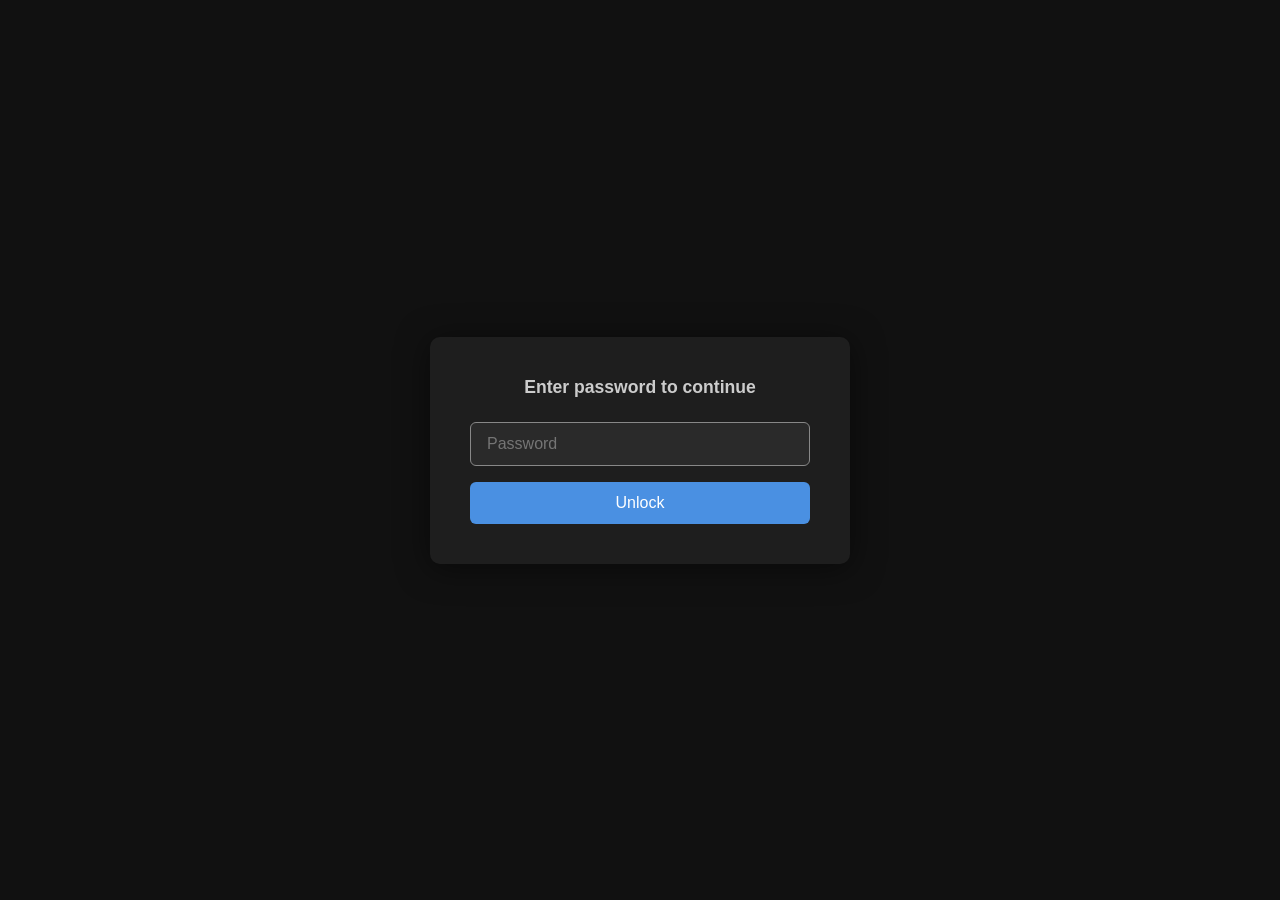
<file: spainv.html>
<!DOCTYPE html>
<html lang="en">
<head>
  <meta charset="UTF-8" />
  <meta name="viewport" content="width=device-width, initial-scale=1.0" />
  <title>Spain</title>
  <style>
    body { margin: 0; font-family: sans-serif; background: #111; color: #eee; display: flex; align-items: center; justify-content: center; min-height: 100vh; }
    .box { background: #1e1e1e; border-radius: 10px; padding: 2.5rem; width: min(340px, 90vw); box-shadow: 0 4px 32px rgba(0,0,0,.5); }
    h2 { margin: 0 0 1.5rem; font-size: 1.1rem; color: #ccc; text-align: center; }
    input[type=password] { width: 100%; box-sizing: border-box; padding: .75rem 1rem; border: 1px solid #444; border-radius: 6px; background: #2a2a2a; color: #eee; font-size: 1rem; outline: none; }
    input[type=password]:focus { border-color: #888; }
    button { margin-top: 1rem; width: 100%; padding: .75rem; background: #4a90e2; border: none; border-radius: 6px; color: #fff; font-size: 1rem; cursor: pointer; }
    button:hover { background: #357abd; }
    .err { margin-top: .75rem; color: #e57373; font-size: .875rem; text-align: center; display: none; }
  </style>
</head>
<body>
<div class="box">
  <h2>Enter password to continue</h2>
  <input type="password" id="pw" placeholder="Password" autofocus />
  <button onclick="unlock()">Unlock</button>
  <div class="err" id="err">Incorrect password</div>
</div>
<script>
const CIPHERTEXT = "bnB2/bDGYbmh8bFAjjbj6oKMtY5o7Me2n6gxltxEHnjZXsj7dgjAfWjsOskROZYWMZjDeOyHfEeay6fxo84z/e6W/HK2JtDKqz1hmyxgjaZ6k7LTme3AP6Pt5iy2NpYCN302rzZ62ntWtg7yU+5oWNV42LhjAiIY/OIGwApm7Ky5dZth9bexEUdzgc262yyD5Lr67Wb8096rRkm8ti/fEiZ61bpmqT8w54C3sFbmETtQbPBp2n8ztx7ixiYZ4B1bw/ZBF1t0QaM+yLeYMOO92vkw5yyhzWe/sgiulGOmazzacurO34R8J75pxs8g3yo3ZGMwbIpD/i4b9fO3iJ8sEJRJVKdpgDyM2e4Wl4NCb7CM6Yun3P2cHZ1xJfMoWZL7C9qq+Clk8LAcXZyEaGLS+5cOmQxaY93vtBpYNLcKjU6ImdCfxJhQCRRk3ofDKeuCrjhTb/3DzKEIsRJXdOS2r5TuubC+c+t6nURLrBpl+AmksfEGUPFehRGyBEe3VaZHgUdPAK3IC331EJMC+Eq9cf4JSPU9zo5/wu0RvBYnYFEeK40RuFSDxdlNlzZZ4EZOTghucUceESVzLSKE9ZH7+ip/uTi6L+VGaD7bSIyO4Ozs8wsuVf5bl8uS3v6jzu/rQBF0IMyqWtD5BrZNlbtSS7jMgMuVvgOkmn8nrQBVKYKDKNLRGDwMLWXZNvWxr6XG90IEPYNP1tFEKgM8pv8EbOhzE8C2Gcx1cv7Z+s21VoFRcN4JBSDvq3NT5DkJoOkoYLTa/cosHbsncRT6w287dB2io7z/iHVfmLL9F2tKg93kPJbAmO7zcZTJiY2Z5S8vlZUa44GGDT7v84TdgOyFrnPO/IpfxSO7UUpEIvCTCoW8IDvkrpKjZ/8c4Nd6AJZFaaCBHxiL8gM2TKUd7qRBGMr01yJg1XKdpViSuoEr0I6l6IM9Pm7lgS36bTqKjAM2Morep/N9N/BVOfBD+78iZhibMwAukl24DNeh3ojf/mgZhNjj7izNZZj6lPt3243sPiyGeppJfrc3Z8y3Y6ay7GnWdDHgQ4gfKDMZ5UzqwbH4drmFOBh8zvR/jsG4Yc6p6bEeY/vlexLtO4KGgB+ryT/LbFrvmXgnw1KTg3FV5/AEbe1mpfqz6uCI8h+kicV5b+lB/fST/X+KHPpb20LCQ3scDSwE1p/ob84UDITeBEDvTCZoJ+kOPPwDQ50agFzw7WejBVeLx2Qnlv6/KpmtImRqy3RzyoDPoXwM/[base64]/eP8nYSleORHcvuVwLMWQmDhluRvlFgrszW+GISap61x00/NYjmkwKjgrBs3lKHIgqtWl3jKm7wbcZWkvEPdYMkEJV682/FoWBjnElGOwjB08RBjdvrmvKm7Y/Ju0sTx1eg8YPSB+ih3UnJsGptnny+dG4hwaKrEq5Re4LjNvcN2EIx3ZEfzQXEGNmCaHFFt6CQB9YmRruTur4nfoeT84NDq3PMxI2kscn/uyAu3lpj+RzP+ClbmgDvs2nAkS5XEVmaaM1ua94CuIgo+wMcFMnE8P2CckmeSqoe0oP1K4ODlnHNJyI95hWw7izwXJdPcbDnGXdQTDTb7pXqrEg3QOtkeFgYAw95WOaschg2TxE7yft1c8Yg602H3wR3OlwG5Z6lD5bUBmRmXlqlv9rxtnkRPr6opVWIcG0X/uU6uXi8weUOiDPBp8LtBDiqBjEADNQRltZ/9iwcrZkHdVE7DMosvWt7IgBx1UYHYRK0XlYooOhCf/394wN9b0FfIFLJKdeNLwUwSocKDF++7Eoi9iePXD68TBqpHEoXXxXnrg9birHmDqQgbtZsVCzb8QB0LGhwSnKqBz1aO2022DmtMap6OhAtTCbepUhlD2a/UyN5wLzo5ZArxMG7359n1yxrR8l25w7Q808xPqcQOz32zFTy6iQEHbW1xN+pp/vMvgrv7dZ9UZRDEyFSDTxD6KzFvgELzjU7qNBOZN+fqytcdzOHkzh1ydnIsX/mTRu0TVFt/++pgK0tiQ3b+76ce/[base64]/a1Vd4IEyMjJGsvcNfKbvZ+VQ6JIJT1D3VimLcxC1ixTsM93xtnYoBu/8ijTkq9wUwX/zdySNyeYtqFpxxLBdctDd7kp2luEzxHqos9bKKbjJmWMVPsf2v1qT1mCnFm2uvlcOpc+c3TTPSs50qj3WNE9sPSEhrQz91x3qDVL/Lo+JNVssVBZuiT1jbRtuMfC8eusRrt3hpSNNSOX2nEeXdBNv1IskLZEoxfQeK0EsyqF8P6X+nNjCt0SgDLfjUdqUUOCnd4VfHQVHoysW71cI5n91K0/xT2Q/qgdUvNqaO/jzOJAHqquTj08qjIMWZDTxP2smIKN6X/Smk3VsnCyKlwZSZ5xHx8Dp+FFH56YygKC2QLUWI6cHeyq9o2sg6/gRwBs2FKbJxzuy+lyS0iEs/IU4vu4dEruuIYMGf7KmPBBn/xEphbWa7p34crW7GQRo8/ANg8gWDgyKyEDk6HHOsb/z1B+QRSK6MAMebDn7BjTU+LS8tWRWbxJ1inTtfI6iKoiAUQ/jFrdj5omCNaGB3tICE4DjGv3wxr9qZnIbSgenC2AoCTccxbhPkPEMdypX6hQpaP7boXlo9945VF9X5ivBSTGSGKTFRCR6exibt5rWhHAI8ZDyiDKrF70FGDHS/fsURkE8g2tU/fLmlArsJ7KJ4niul6YTqo86VIOrffcRrY7eR2btPa16XmvL51wC8Q9haOdzpWQNXL3BWqe6HzHu7760xTsp8i8AO0WXUtMqhevPyxHd9JNpw5JFyMcR6xXDSKRXB8JKiQmLAfXP6dyfjak19la/bSxpcnphNuumaLG0LbqDHi4DiVyuNHgsLlmG4EHj9d21dW9EUWHCZT9M1MJ7c6h/Ab5pY3aIz2YIBbcp2fuz4/43Bh+2PS+l2yOrmiIk6K4AuKgVBgpFxFefqiVBHjRjLiJdbYbzGgBrnFpHDLYG0oY1iqgryMlstTSbmQMzCQyboA1h2vfwai57Ae4GT35Ox/rF4bsiNle97fBLzTQHsZz/z4wIhGIhbbqn4/RdGDAye2CadIcKb0rCLNBRsOfJOmy0A6iLQg6GiPv05H/VUQ9Od8o4Qzo5CwZ1CwGxDw11GcQDcXdIfylJjBMRwGvsYNZrySBHDEj+eIb7e3KX/briEOrLLKP/GRNNCLRF/4QOhGT1Z723axIRcn/iMDECBZsIPiM6C9To94AvhL/2pgzhWCcfMRLGgs3uvE0B/[base64]/vPdX7jc6GofULmXWwa5+dYXmeVa56LxP5or18ZlGNaMo89U8B4Mr4lFe6n66k9b33DznmJXTZUQX4/ZHaXClaUMAvnR+bG+cwVQ4CIS+ZDqqfznJooABOW65bG1wWfGCvupmqxM0QVBK+hD8Gf7qu3qfZUNUn6qMptBNleX5JrTEgrXt9dI9KLRVOj1f3H6TOMV8HW9/6ayHAkN5mrfCBN4jLGv2q1cUWETafeEWplVDk8eyjeBLqaCTQCTHrqWKVqz9i97fnprE/zR9lCf9shCl91Ct/8XprgcGpBqHdq0je9sUODYvkswhEQTTq25LWLRlQHOzBVb6y2fSIsFfYuWUxv1pPba2T+lBY7KslY/CONLCcT9o4Nqus27Cnu6jtKInpqlTf7yZ4BK56d3Ss0RZSu8wdpPjiaCwIo/Hn/tnhN5N+R2OOUFXYhLcUQLBoeludyswWZyrA6r/l7KnbS6w1k/Lw0wHgS7QqIcJnotlQX4H+0Oy3GOjdxb+DvcMNnNqBO5sQ4t86ZJW/yJOYBNikvkLl5qMGAZBrmyFMAR7d8Tib90g7E0QjPB3j+mZRzcsi0YVHxa3C4MlWAx8GPnn9OZLJfI935czSLoM1up61iAnFO/zeky9+GxLWaiTx/hr9813Jx2kYQL2XzdPplwPTBgIsWIORAWNQNxgsUtDL4e6vII3nWFyyPlzhSj/aJBmj8pHK6KnxU96kmAj8QGZbLfTKUNGYA2qCdcKZPD8o1dfQRzsp6/8IW2XePEA+G/vQ3jzNDbjyNl12LxHjn0cHiPoqFfxJnSHvLiPwOZXtlS+T8wqdcmS6j6fuWND7//rYw+RjoacYdK0CpFnogPaV09RM9Xx0zySJEnBvMVJSq0C1fmE52eN+1og7kXATHyK6pHW7KOs5O4WR9bCbyBIckoQTgQXdsAcJSry4eHnm2QImOCEVx6iY6+HW5PR+jUxMwNmOcTgRddSt2HZn8AoAKQ1CLTUHZzNqXC/lsP7PbSrjmH41Z5OpNP8fs8Kh2Icjdx3r22wGkbLnfJfMGjsYtD7sasAHhXE7kgPVi+hN/H7YZV8qg/roo186V7XeRLkWAlRDWBimn3Kg+yneW/+0+aRwsellZrCaiUMWcznaG+78uQA89XGmCnjFsiFnSgFNhZQreSzGbIFKtTMcz5gMghULU77pt8XbohsVrPvX6i3LUK4GJY5BDqhsZ8Kb0Ms+WTzlYifI6NktnKfdxYM8s0GPG38Mv9RV5WhstlUFdSmLxMTL0AF6mIyDjVtnoVHP8g1yTb/VOKJf3FI0VDSjH7gUMtlGnQUFDw1UkM3jlzy7/f7BOysDlsit9Vbeq9xJGAgH/Y+mNApm2NbkdB3AVh7u7dlr4a67mPNSkbzUm6MLbLFdChWV1kJtKLfLaUSdcWeO+HpRuyG85+dpdViPLaLcbVyMcOZQRtBac73JZKCd2kyO151SKnXVY0BSurw5q8SKbioNYRWQIkWeaMhkFrB0Wax0PBtTPu8AJDvPE15DI1FRCaPjUZzbwEb7hpdTnN/xlVsKd17LqRPKiqEWQK4QmXe6ZqpWp7/iUkSSxyJpLtknD+aPBcvgdKJrz8wTt/FZjwofl+oc2RvkXIzCu9fmz6K5JMnE/fBCvfn7s0SkgrmvnC0OBaF0JaPMeIcTqxNG9FxyHPcVrVnBacTZlMov2+mVFHOEzOmJajptW/LKEckZQlea8BPx4zefl4lQ9hpYWbnyO7auYzyM4dGWlxLBW1ZmJGH4gIIUKPkLUE0W0EbJvYtj+E5aJLdWwc/oCm15CaZ5AUKaZxnHaVHL8qOvnZ7hBvwVEja5FKe6WMzEEJH+zcFKt6kHPDrgffMtuLPM+9PXrAVNlMTZE4euJw7KEUwYPJoAnkxT5HshmLFjs0EFs7vJWi8f0qMne+RwGvSv78ul9eVmMZVI9RZoRrwxZJ2SdPPj/igNIvdMgp1bY5w8EyzyHiP+ucmznHq5tEXK/bnJ5//nTgDgbpdvCBbBz5IGk/HuDGyrvpttPwKYw+NRVSx1yBclzJBDtXSgrQoyi8q99w3itZyE0KVD/3kys6RoVlhH6OAqTntO5c6/BekQcAsWNby4G1jukIc3FZQ6EO+RXY7kU7b+UV6QzflD1BL3KSZw2qV2pd/WfUFSeunbNLYtCYP34Tkjoy27bEEiZom1/ZSexyQBL96MQzK+J+TACh9c4lGdkXhKbqkQc9OaVSPjJaU1l43Egvud5trsE6nuQGmbJD3cc4HuAuvsShjMlFN5ui7yGOo0+K/L7TRURKE0aQj52f2DrMrGolDOFVvPVKeELjDQsjXQFrewTYDwebOwQV9dKsqr9Z1HKpzTjGaDbjv3H7cpYQHyHaSWugJBZc4UaguXih2s62aTY0m24seE7MWLWfCl6JLSFBtOzz8Uek4B8IL2Ea0TcB9MUWSZfC71flINZPN+B7K1Q+TK9eDnWTeQJo6Er/FwZ3ZRxFcFJyqdTNpNcAavgUtW1ZAj/R1x6gn5lLtfCIhGmlPHkQzSWIEd5XO5foHpEE4czd4yaNNr+P4p4/67lswkFdwXXnMtFAEBxnl7J/L0NMBiC1OSZbdqhI06wScW78jMueKjWkkEzWJHmuRAec3szU9Lp6GdP/ku1VpkPOreswEb4cw76iJUqpktFCYP0K9EVSb/A5y3VaQwdaBfaPzkGhnH2tTH2YOcyOyT8bXASgw1vCa5pIzr3GoyjCtndwRXByxBOgjQdeZmSoMIbtFTiLt+S0rYc6egL3n5BvqsuxeaEt0t6N0EYk+ShpvjNAhvcEkUbbKw9q3H6Xci7BDhCM/dkU8oPCdlfVUuKb9EfB02p/kkcpMSbE1FLMZU7+JpGoV0/[base64]/o8KBp5uqdJdq3FphVv8jM1+gYI08UjqMSZfH52bQEDEFOLhYN31QwkEbIeWaSjesvoE5TK+3kk3JbdSq+Zxru6oAe+ikjMAdjdSnCNyF535AbOPWNLnhHwdUAZyYgS8H6/AFpKQQAATAAoV2uCrVt6RWieDXU7OkRSIqZcQYTidHIEJfPLRo40xhlUJwh55BMVCZbaZP8Yq1B8GIqfmA2n1OZT0Bab/jrN6lGx0CoSyVjarhjFQJrHqzvAXiuXbD7uFPAW+ate61pdJ885Fsn76/hdcLIl4k8WCGYS8gLeME2fbm078IK3yuSkRAe4STysrus0/sKkF21vvhkFTLxkWa11Dr5m4JgEVYsr83a2DHmY0SSl74va9NAyQp4nvWVeVHa2vS4uW5a+TDiyfJ8RnCSBVwT7gweShlF+aPbDm7w4dSkILnNs9deTNuY1NqnUEC/ZkzcTk1Fs1nWI61K3cYW/YKERzZo0GCynPrW9hpGwGItQFHN4tjEGKhkqBoBuvBbyTLDX3hB9NlA5RvilV0XjaSzrgAvBZabQUI9FQYgVnzE8zd4xSJJgyWn3l0WsWEIRfQEyCzon3NJp2SW6g4bb+MZgYls7559ps/LJKThkqMrxx0zyi2aLAM1dMvee7Q37pn+JQsEIxFbLjsHTwfEuOiId36cayBKkvXPwq7ZFFW26U4s9x15/OAEqcV9C2qna6juJUf7SniL8YmasrT00eNCnjzZLh5DUuGgdspVU/[base64]/aEHBecaVnFsQfCdCVK/jRU7Ue/XkKoHpRUXqK4XNwxU3pgR7wlU5gqYAwI1HzL19AE4iG83V8Pbku6ojQrl/5IgWVmFpeqyhhBGcwVUcRmq1m7f2Vf4UHVEsaFpjmMaaPlSauJGdB9b3HrhhYmJFYa6xUk15Kjz6NiyinxKfBGs+Upt4jXkSzmu14c3jKqK5cEY+OKfrMMxu4gX0WdlfwggwIwZMlIVAdfXr/GK0lpUfmFi9axjZ50OCHixiChbryqm+yPaC/iovusy8ikGkQAc+OOPDUIKPvA8pS8Nt6NGGb0ndXfwTQUQFpUSvDi7SEL8PMV7VZxOmC1DiYdX+yYWq+18zAshVRpItLSzPbXa21pmTs5MebIBtazmjJbn59xeghIn4o4o8W0bGd5V/uHNYEP3aPKA9S1ThWAI2nOdk6Tq9fRgjlVCAz02K5UGbqpu0AgJ+O0gbSD8FRP0iEn8skPrjxFxZGnr2+G3MrUhzkYjmZxAT4MKZinqpbLc3d+cbyGj6IZlxA37CRrE06+brXNK3k6ldZ5bdVIR/Hh6bkDHG+xm82c4rhsyD1P/+bHcTUsEYU4lce/X/BXia+aL6E2X8fYnfo+aSThqDJTXYdHNyqhxlBr9ZnVWweS3OVgGsJHraTPx9UNjGltlpN8OmmD45/xPjw3c3Z0vhiVEHkyvL30HOe2RcaCcYPFA3Gnm41q1Obx4HPESUILXrAz+X10K7O38tLpwb94f7h9kd6K48UclRByQQHCof1wlUc/zPKwi1ikzsrU0/z1S70z3r08jKT7jEnvkoT277S1emePAYJ8kvD9uarP/Sfe1GyQLtrbl55ViF8BbpKV/sw/aJPURz0aCwMG6BbGzbNoYVgjhjYafcTaiJqSojmviNOLYicfxr458GpfQ9mTnLmfMHcXYQyY+lhHHUWoiAgI3i5zKPrlEW7Dthk4V854/5bDiqKuhjSCVlK6Er+EQB10YA9HDLMw3zgrNC39hxCsqz8Q5kQ1SFa/vI4r1Kd2UGnaq/wzmLV/f0OKmo4bsDhoVQ6S5+BLuhaFO/9TFmBQDAejPMNSQHXw0nkMih+w+nqOE2BmYpOqQQKD/b+XOXOEHvFmkRctudEEFrSsum07xox+NsZ5rR/pboxMzzpU6Q/57/rY7YdYesBKrMWasSEx3LxCyeDwr0HJzQRoLF641MHz+StZgAZft9dJphOc5oKS2B9jl/L25/kzUS1wtnJebwr8LOThW5n+Q/KUQq7ubnj2sLbdsh4WG6fX2V1AOEqW9zPXlHXHGfTxfgPN/Dih7R/[base64]/igWMdSzw4CLjcZob4OcOE2kftDu5lzJN/mkL8mPF5JobZ4Tm4gT38NXSMI0wH8yhpKpb+dKmNdYCostMr25Vjb1mKMeohX1r7CPmYwRpuWoLlgSvRWTa+0sFfB/zTTY++EBm765VoFdoZD0DU/MxUQr05O6Rm7psvC9OV4zkw8Db9AvrMbAy8ehSc6eFvpPuY2YMM98IgGBTLxKyItPxnsKIihfvOZtaaW157CuMAAcvLI0/TArhgEQqQasXpoo83gPwlL/D/tsuVun7t3Jt9U9Q6tjAII6x2X6PF+Kw0DUSlo5dvFwomp3hxutOFBQxNde3Eigqs1IXtgKSkTZYlqwQ0aRGpC/90j4VWz2huTZFk0Tvls/Or8Jy71XY8MujhkOMnXkMUJNA+ptg9TwY4t963cjnbrAZPTa9R0YmKNMIr9ZuT7EAjDKkWjUqCtCAgkXLn5fW4FDlcJL/QzmuA/QQ18NQJ9icU6LupG/gnY2KsyUf9570IAQAxV++OardkVe93xgeDl6GSDxuxQS5M2k/tVMu8i/ej3q4XK9/7u/8Y2kLI9WB3BAkyMr+co5bBWYP30dK4SNZ+f1SGQEkQfCi3K3jJ49/YwchbfZ4jEfcZjIbygWYcDmsDZ+5PEDGIxG58dGO2tMOe1Dh5DYprYQR2K7zibCRxMDJifwZHrJUNS/XVYq8ZQklx/yWRFTOjp1k6WjpoU5s6nq//MxL26BuvYoxpYClyD25MvqWGKuP6bShFvLwRWRBaopk7ggG0Z2twO1bGR2o3AczdJZrkmswXhTR/3+WZjUkLmZfdQD52h6CvZeNjeBQ9Hr5cmFKlBE4N2fdAVrNOozm4cuK5FFhycvQnXla+Z8cHe6qjLVGKiejhdpBXXPq6i2jM4Lfm2ozoI/7MhNskWjiJvBHMAfGJCJpRFxdf70/BUzbSK3RndfeZcSAucrHpVZjU1+yIqvlm5ofVynmpETcQbMmLG2TXg+wdC+iMzfiACW2A+Mbu7q/wuBuxIgW7Y10KG3Yazk5CBi+qCY6XZyi58sppV+veOUJ5SXuNxS3QcCHyg6ilojLfKz+oHk2c/IJn47YGkkmV6POndmjtjz6ahevXMjAq0QRIiQf+3jgu1swV4w3gDnh1vJ3DWrTDBkpCECRoivgVl/reAkbD9Iz0B+iAMez5UDhJvu5Vs4QoLki8or34wovtB7FZGqcDfVf2Vk+17CbONlGUR3cdPAWIfMNhGJPHVhPxh7XxYHAI78QfazQ/NWY+4xmxP7By7AMlJmb/GWUpkHSCu4Ct/D/l/Lln7+58M6mwzxvBTCDeZ+/cyx74IKB0bvcBkJHb3F6tZcQvRv9WAJPPBBx1NLXT99PO8YQ+sd7GymaoZ6i83GVQAsTbABNfwNk6f+ZxqvKfxP56HdxFTyiV73oRaO48qlyuCRs6Y/NAFOIcDi5EMKokvKpCpLUcK6vfOva5S7MgCnQbfPtxj52RvWQeIVVt8+Ee/qUUkWPc77d/3bzewmkp2FRotkm4uJ/9sMByg6gHyb/dKQiFBHPreMbN35yRcHLX4lXHtr8EmREv5AT4yupCqY/0Br5KTRxM+Z/RjfEU4OQ0tii/A43QC+UBZSFGOp9/IMYWIj2gy4XZGrAumwoEkY4rjsVEBhJ9t5S2N1CNBBuICnxhzKjkOi+COsA3luCsFHzBmFPg8CTePsqysfZ7Ex6ePTz/8UDJLTzG4vmHEbWb7eKfTesXB9cwlyrgSFe0JDSoA0drsX8mi4aosN4yr2zeLljtNM4mrusFn/1Nke0ae1Epl9ckRccDpiaiC5nitNofm43vG8pTGbrlgkFjiJKGnDorb4P2pyJcv4vZdpImdjzMnfASHMM+HgN+4s4W+4kLWcmpBfHBCspjuFAONxB1WRatMnqPCnN14av9/CHCiTWh83oPa3IoBTJdVeoLLvwyrxHv+/JfKQmy6x/VTTGWQ5RdCRW/QW89BKZTR9jbScP0zLY4PVJtlwtPNduQzdyaYAK6dHeyvKv2JYnhCkC93axjAsShQAhu66xsideWZQ/RrhhvX0F65FFe8qzF23GBwBBSZhAJHwbafFRqXE2S5nYedixBKJimrXct4B1prCrPj5OT8gl4sUbI4VWBp4dpgOe/igcx5P1gmjFJehhi8t12MDzq7znmDyItGQDP9h6O5U53EVSVc50iR6pAeSFTX8FnbVwadf/kSrmhnhN8c1sxBWQv/fs29GLdw7BJC055PqGGmTA1g8oJ7tPXmN9z0wgei7hA6YVNezVMtebDEBXpIE6kszZ3cb/4vBB7lufLeDWsZz8v4Ge/YWot9CP1zfW06iLkhGuI+mzTymSLmlPaM0+SZPl6ChIF/pvQqgNgo72gUx1UGLW0DBvoiVURlgmjfoucEHQFvj8J2hPAHJ5kA4dtIDsoel/jGnAvoZiqGVBfMlMcn8bYE9KEUtdmZ5aKDABWxigLCR6JgAuANeGfNY4QcWtD/[base64]/[base64]/OFG8qTe1y636lC6xj/sOnjQwxS1Dps9538sqmcXoQCGptIOgDUl4q4MzncpSfd2EjJZnzDUVW9mHS1GQ1vLICheL7Yz+fXKJrSEtTE3yNx4qLKB8nDqDX7iD/S2GETyF/yrGhb4H7b/FwTPH23xjUFIP5q6P17cATXrCz+EpzoA44Qt8y/j+e1MAIG3zlEl30futSdldmiDk5iwsQiYjnTqT7zbKIRbxV25Hh34CryuOb0W2xOE0TKK3YJhp7YyGxLQtr4GLVkV0TAQppX0v1fgmiTbb9YTetIEOHh1Ub16KgT1hB2TZwygkVW/Z+/kWv+WjGmm40FNKFQuuUQ2UcQ3/0F8IRLhyajm4zW+vztE9i6IGUT4zO2Px2oHttepNc+7/57EDFEHWAtmu1qqB/tXHSa96Yl/Bxfv5018m+t/7pJD9HM4kDgVp5ynuBGswEJ2lBP48lOj/FgR4N+K6aOzDn5ENQ7GpWSwAr6Fq6Yhujp48G6DNCoOF1JJkDY8IHtF0m3Qvl0AYBNNRgEnhdPB3inYBqxIBsZr/T49objcmz+SqjQr2X27NFVJM1hyeTyUbaL6oaBHGrFqvZjAI/JX1u7qM/eOqSzhjs+PKkGMpktcO7QYOd5w4LK2AABTiWAfI77I1yYhDNhMuOPaPgtFOFy07aIW1WW1BuLZkc73qw4H2PVYzL4rkOER6a9D145/3oOB7Q2ywhL0J2LRbpFH2MWwjTRBYUeEexzD/CeimIxVIsLwNj0AywpTSI8K+iSHT7o/YxvQz1IISoEY9X51+NMs8RkOFLc5D1Qus5/YBwCX5MqZ6V7ctQ/4H1fZ3mNSx3SC2SngxgcEjzxCUehQ0f0rMrMuyTho7VZjDSgozrnYzd91iX2SzuyKhvrtlcPNZ6aJtJSNptsdfjIt/[base64]/CKA3TkjG6VVshfwqFH2GlsL/gaWs9tMbZrvIYwLfs3EqRh0BfHIo+ARCOZJrCsjeU71wo5C/R2tWde8IG0ebNIpJky3OF7Z3Ok8ptEdMghLhQSkhZR/e2jTKQOsKYhtmtd9GuLmdOINVmX4JclD6REmBN2ImmHOnOZBtKEMb+EWWuaB80tJnYnQk1S0kCZ5rmckcpDWqwLDIdN9vMdwzUxgTLoYxttVK7pBvEW/p5T62uqxn6RVBqRPgLXk+CroSWm4UXkiT/4kFB8tPKRNV+AT/m84fbX0e34xJJxTtHp47UD8IlofPSUUlyKLgw5Rc6a2oR595PWpI/I5hEqqgNyvif2V2sh8N5OsRLq0NFfqo6qDwOLVuUwEEq6qlxbKd89No3fstVQRx0exw3q2MYXz5nh/P9b42vLtPXFGrZPCHpJs0EAFOLvazFIubRspyIOFrUpnKryuHdA6fDC3vhxgeDVVy94uJawp9K1EC5rRTd6eLNDTGrpcS7jHMIP6/IjsbKqVCG+D7Hn1qRuJwbptzZh8kphhlb/hFbZvDYyz4FhIHERSf8l75sk7GSwq/82MQ8GAKvkJ6bPisHLhAS7UzIDr9wYTcSiLetLxne7nb/38NsfsUbLpAOw5n9Yixe6Sg32Qahha7ES0G9lIU+1uSpMCknIiYi59MeDRHlFIrCujvhpDAasfD4ZVP1ilPWjo1h3pGF3ZUJ3mefDVsUDxJyFP3I/1MaF2IinySbiceIb/uaqY+8zqvTjvOijweKYhhyDoZg8/614GMNwm5Tnf3Sowy0SYGOP7oP/pkQLXPAvWOxU5cUQlQ8/nxgUGcGWLmHK5BK1JkTOSrfu+Q1Nr35Gs2AqKFKbYTxPfhbJDyV8bfFwoQXPKW3wLd2UImu1U0AQxXTDqZkbCu9CVdFXcmQh0pGelVZlbVxi6o2kSQusmyrw3M0/yTcwzySYrywhiNFrYVpFfuN8WUqslDGJjGYxAjyqOThU9s6Kqxsrjxp76RghA5ztCORg6nlGqILnI0eON1cs6aMvmNvpRlo4QbYoAzQxpgkBI0BZ8e8mcnHMR3aVI1IoOdoF0A0oTWPZDZPAls5xmmy6NoqEP77t76pweKCaK32XoVYxNFb/f9W/snTadbVyWs1ALZbNRF+9CYCD1Sfu2e3mrBql5PDqa17FBQBJMBvVRkX1nO/1UHO7QLnVcxnED3Vl2Qqk6OHv+LXC4d0PjkYE37BNPByl7z1vV9XVtpV+sAAPXeC0jaNnIA4+HVAE3hDfGFf3g+/6pZ2bYlD3gibH+bHnhmDaVkUdrRyNeNrzH37BM8VXyL+1tMlXykjAB1bTo6UnFZkcFbc1RuPag4DIkiUcJi0An57R+ZSy4jc2XQWp57EUb5BapNPYCm31JEaOzXv89VUsupqa4Fycqb9Oc8uPLN9ef/+hYK11S2YJOI3T1bMOFhENJKUSPlpIy6TRJDVvEgfXT9B6PEK3WwCj4ZLIYbtB+sbd6g6RtvufmtMruWR/dVaq+PwbhXoivasSTKb8IIwGtTEVxOIcOaYqcA8hbRen+MGGKV5hU8bKgnYIZCsCwZnPvvKhPJ9lONFmv/[base64]/zMfxixgmBiXjke0NGjP7iOM0RYiazzTxqqST5qNX5pKF+mJS1MeMUTBMwrrqT6bPre3R0rV0+isY5GpmqrLzHpaH+BD5bjg0ogfNLmPcNwIHBNNfX1p4Xh4cEvaE+scYQ+xZbVmN5/l6MnXab3mjjXyAE2U/0RqRSd5hwFGhQWKOJgp+5GehE5169gVm8TTyFI1xks/O43VTfND5XAJm6+kS+jIv3n0fyW3JNEz5hRNIvFf9m1TjMzdMh63TDzNyhv0eNpkJERaSJy5gsybQKc7zUEmMtJljHL67DBwDwem1k1+CZ6S0TDvz/amSB87IgcucdBkvO7hXmV96sEIci6qNEJWjUumuz/Hk2/ZwasLvzY6LWqaEpqiVHahXKMo/hg0TTZLKpG9QgwXNjobZZn29xnElPZDlJTGoIL4zmadU+lTPLyGQn4bkEqmPedMItXCoW6J2jZz9WueZ0JCs/aHiP8VY8/47G/8Xwz+Qhi9N5b/JnM+b0SrzQS6chI634S/NKW34QT843DgwRgzxLendeqFmD0tDAH1DtYzTw4+7V7VViZLINxReZWEaYylNlSCgbPDCjbU6BV8q8dmGKv7Nln/rRGeOJzqi/ulqHqkeaOO0fGBOlLxO7TJCYCD1/tsNqmVMFLnSJCu6gScDwHJ8Yuw/JfMxEblELR06SUl374DROfPqWQG6pYvVLV5+SmYxd5czlNQywDWxutWZqxIhDq1s+01TlXaOYypL8bbVlPr3cmvAqQH0e9qfWTFZjUmSLVscenYLsCSw+Shvier7zmFM14LgQwD5YEoRkwJfyThxYAi2DW0M/[base64]/RMPBSxUUKwHRgLQGwYK5x6ddB1Z5v1mP0q4AeDKx1PphE7NX9lPNP0WD3xQfPTKMEj7bH17GMmPhf4A+CS3si+WMqZ1AzkAlS6V+Pe1DwmORiyLLgYl/QM0M/WvwTY/Kuj7QIkH1rM4ZyZGc5eEH53nxz0khXt7Vn5y+0Mtzc2YFyEMPiZRYZv9zvbgGlptVlvg/K4EVT/+uKbDrI5hEep1xUKvCK8JaG5XuFd6l30t8gUHjfrgosd/Wy1+wsxxkf3yh/ILV5XVVoiE7rrn56P1DkXxPjC/VjqqfTpzcyGtocjr+IiFzthdFahQ6K+E/LN+bMwYPmQxNOhwWrdXF1Izl5jl7421Hk2PHyhHrlchNb2JY+n6Ukio7NCwdHrBbxTSltoPAqWIePRrp2rwTJ+Z15MHb5OZz4bpn8MEMO84IJ4AXo5UVi1veaSzvfbSXTmvRLAMXovQSw0338aB4VJ/TsxELwfk6WrdvAO7UWSFuKhdg4DU95XQVNEqsuwEXOIcIZv2vpmlG9Bf0n1/sEY6rWtgnCZEfl+eEppgC4P7g9Ow4xp3bcAuDH3pD7QOjmTfjnLPjxJt/BnDOG9Rvhp8kk8fRG6/CWPGGxa7dMAd6Irjuxy9ZHNwNDMOalEqhKOxgh6I0qDUiDkYTLB/5thcbzUyCugFAqZFsizHAxMWub2a8R0ljGRyi7lpm9Bgmmzl33NeZ+Z4MOjPpgmpo06EjBjNW7N0COpYuN1239saUqQ1jPc/+VF3uETqHbRaHW2/PB2U4Z4iVv2xcJFvm9CNovmmS/m+kgVkvQB6ysm7L4QYq9I9p2GJxNWTGESephR5pJVIVUhyO+dQyL+l7+Y7mg05Xkm/HMSFsd3JMv54KN83fikJCyLskaLT3DyMvgdZ5ucnexUk5SkdQbHu9A5Gk5W9+jlXoDZ2asbvAfBUCZ5g/w7685kbYPwryFLnkKJKUNBtIvXo+udD9exE+YvORYLkzc+sEGztXy8IksdY5ikcyGqiVLmDyiAuUiMyTamSEBYbBnoN81K0QAIzqXT8sA8uyVJ8Ce/Y+jRNay364fLLWFcrumDaxQzaNIt01qAfAxU+Nd/7XTYIqwFBv3L/9TPcqVPtwLExXGr5zf4cE+uQQfmDkUZC8q0W8GZqlQJM8uaGik6kN2hTM5W/wkln+ICeTmheKVoB76dLwZJ+QBf2b9WECvJZavOe1r99Jsxv6oMmcujjACSReXLzUromAtQiF/qgjSeW/4p7yQQhWKUligPcVs8bcXbyLG/XmsfxFxBLylqZN8dAv59dM3dKeeL2EPvUZLDE2XNnomFQAwOK18wksWdE163sZjVPnUTwUmLYQyxx203hoDR/mIRu1/FoGMxf/8nf9jnHAqm5QdtlI/cJl8R1ubl/B4Tp5u0gIukxhQ3JGdv/r9qYFv4KezcGD8iaK5GTJl2Sc+k9FyCSMqDvzqpA2LK0Mz+ZuBYFHMyzLNUC0uBeJ+BCvVwpvxNJO6NdJbyvVr3jT8yRo9RxGCNUmqntM4CAdAl4KZFp9h8/yjEhpPjkn7Xn8uppalcdML5ofsL9SE6lbIKcGHobrY45HlYt+Edy6K9hZvl5XYPGuyGJCel7OxeZVv6WiKPy+CpMkssWwze05+R+vCQvcSGfBH5RA25y2M31E/bIvQSL8LeI8oSIDTADExL2UdaKQXnsRP2zv0dSlH+FmW11166RFM2n2ENX7moMdt/mMUWpQ30/XCeDlW8aHVu9L5TLqwl5FbqEOMp+M/szqqNgKE/dMme2/kZO+ZHmE4MFR6wmZymU8PZVtGNLR5sPwoIid1YhMrhphClJ56iTjWM+7C3hfBYedyUPSxQFBYHuyz3TDknhZOI5QaNyKJaWevwI+GpqpAqa/qOw1Csv+AD2VaigT7e/i6Fikzds7ho7l5IEqBW4x13JBFBiqAOUVH/bgCAwjH5Mvo8TpiK4bWF7t5jZUTjrzu40+/N43tH1hrVnIOTK0RyYKca0bqeAudDdqRQZ74C4UqXBPgHSCn56DFc/GwOgjnAotvLBP47nBvDeFzCSa00euAljmSAouaD1EwEBo/fVXLIFL3oWq6cLUgXezbL8kCx6rm2AczQbs/+UIl1R6bkf9qrjTBrXpInGGIQtdoD9aDOA2Ya1Sfvbu2O3M/KFyO31+irukiHlthP/kVsqfl6zyM4HNeDtohtGvzwur5y9hQYbo0JCPrw9QxmKP0eW/Ta9rTEIfwLLrmhJFOqdewxubBUkhA103WXdKl6dI9r2j+H0lTDosk/qOW41piBKAvtAXX9S+IcgS0Nsn0uhSuFapol/oYmiJMLrA+JGyQMfzlzb6+TSO64idTV42WFuJt7ZECY8xgzM+FjNpVv++GzMG/Va9igWStvjTQodgCy42Q5nRL7tgIsnY0gKrSs3R4kpl8a2/kT1M7lhKGZdkcbItvGZ9mY/f204ETCPrIvZhvm+IVGuB/E0ZM3mtGSUVifqXeE+vx7KUlAVuUjgthIpvHkuaZcCPYRZbYbK66ZS2RmiiVEue0xd7O4TnV5RHo7wEAxL+l/0pW5UyNAsPU4Eb62nNqn1/Ie4yaVOLdHomEdTPI2hweaLY85Q3sxm/99yYpaOfDE3rmf5L1sLNCAks3ZT/ODnw55H+BCuxWDt17FDlUqEzXfgS9IMfPKnEv3PW+OzCy08sxsa7UBjuvdSNyKWL4UFsT0X/TK4Qr4p8jlJL5vaKGW0StqooTyWiAdnuunoHFrexYDQoNT8wJaMZ2HNUs/G0WpoYt8wJs+SINXnqXTNMxbPoUsIhfd/1UPrTCJafg63D4qDwrabiZE7clrQ48SYKd4mmIxfaZZ8DEP/JZc9tTRLLemtCPB/suAFoLWsao9RaTQot3Z0FFQ9h3J2xS4oBdoKNWMuSbTqSjcPJv4pKKbvjmCbqI+lZAhSnNlc0em67gws0G/gzZ55KDX/[base64]/Qsn+IJ0jhwO4UcCFQkRuMeSPatQ99NKvebakQQgVFpNPtRwcpXXhaqqgODccEyxvllXcByDkkyQC7opExO8W8k+MGbjjV9PPZdHJ898ArzB23RUZSWYnN9YSJXlNvY56R0BUOgpuLh22/M160I/[base64]/ELkGsItQngCyYD18t6PvWLgbQt+NPo1H14LnCofj9DgZD7iZombSNT39yrJXhi95I01H5iwbKOwzzwtKQT4vmMKa7tAj2wlr6ObntIo3WVN9EJnv+0/xEIzlc+M4fnqwz4KW++XHSlyQ7dePqOP8FMSuqsa0tQ8lAhu0e55V3+hNCNRjulVciu93rSwvkQ94w/w+97vQ4+ks2tWtRrRXlY4Ga10RROTPSTYgnWnivcYcglau5Pjxsbzrmpj5jr3c8m3XIyfoMPbsfPhTRIqowT7MVks5f/YekTu23ew75ilggFtxJSFAKXiLzRSbdKFJfWxisaOyiMidSQHgQqGBOQhrN0HdjJlxKfcH9sB23VBISYnH2b8yPNmeru+8mRTnMZFJGXG6+fs73oKcCltQwvo8gKQbOjjkfXI/C2aOdCKRlOsZ9Czu5xyD7+4MBLuuQO5N8DzP+HKRElC1KSPfAIQKzR5a6OFhlxZ2+slW4UKIYsdfOYMMsZJBh+Q1hvpMfVndothUO9bYEQwEqDl+W7+CLv8mnLfA+aFpFdmVL/2bgtHvg7gfNPeolpPlog9EEeXutvIWuMMwiNRzPnVlSfVbqrjBG/vF6Uhj/L0asHWE16b0VOEnUwu4d1Tm0ccDOp2WA3HV4szaxQTCfbtm8ax9e2N64Af51UB0TENktZqyefwJVhommqJl4j1sgqskkF3x7Rl9lewwjtMHqGNmf2DIWSUCvVVbRZxYE8MyPJvHmrWgXmaUjbSqzK44GVaXXECnqXI+76wxNj/eMjnEnJt2JIxJgJY3GOekDjjHGJVzXgtKfksFsvnWX++zqHtaLS3S2YW0E7ASVEI9HmWz+ozEm6UMHcFKmpx7bzNxc5yiaksYpOMweLcbvIMm6+vL6Ug50Ua3DwkoA+pJA0RkNuQkcWd2Aq/2EKsf4x6HcVefflFk38I+2CAb9y2yyxun4AJWUuNAL0kPA+j/TtUFoOECVuVh6IA0Tt7LnOJqAWtYKbFMK5ihNpf6swJLvTnASfeqhAYJXmIk7li/Wkf0q1KFAybyWoRlQIyVGsPYHxmkEx7l62nH5mrUNyEQa3betcHV3+TArFj1E9fQZwGkobnecP5m5bYoKVZqfyeeNiJqhxSKGHrXQblTVUoAFKtmhKg1I+1fzLzWc2rdkkPFimVPd38P4dzOis7WcNwnpMvmEw0jJ6B/P6synjh+Brz4z01H71cEM+UXSwM+YsMSoxJqPnDflsZ174S9N/[base64]/0PxA9u+UXyD3U0ANX4Kk8Zp83aFu5x+6O011GuS6uPySTMf+OcBypV85LJ6I8cLSFpf3UBcOtLlRzigw92pjWwZ4GuLtwxUZRmInUC3XAyq+jZR83DiQwYe0xof1SGhKVdU5gFbJOsU+qOg84+6BA2FLSNwSpCCqaYwsWK+BfbzXhqX+o/A8EBphzU0PHuM64Dso3FN+dvjNcD6FEizjLmMbM4v7WyBPxwX+idtIz0osiN65cpvA/bgmBN78KM8GmlETvH21lRiW3ZTjeqjxqQZYoC66lbsW58NkDy8c970rzMDVYnmNATJOFdedZyhsDidMC1lHrX9T0nX4LjNNJYvPrjcbpW4wlnX6PalTXBc8hj4MoSMqw4vTH8f1H9XfbTTyXIhMD7EySwc+arBYwEgIr96Vsc5BckQeh+CsveSLw8hBw/dQIjVWvCefkpSNqcZutQymox2R644ZbOU49ohUrkwAHwUpGT9tqV/+9ugHDgmIgWOrHavVhb2EIf8lrFUKhurYed0DO2a8Wqtl3VHH0hd8XsnQ0kVJuT1h2oKvQiDuyhiEDNMPG63IiWA18rROtCHi3OWbCxExGDzHksLTmFNkfuGzcDFKwicQCLrD6pgHg09a6KvN4njBeeLlWpxl3ORS+1m9iJG+aCcDVy9qpHbosBoEflM1U2RaYOs3/TNdaXZ10+PQetCsIsZw9C6zJ4I35PGvymTEsFFA2V6OWb7bFY8GChmzOx34gXZELZc5MgvPTVHwmCVIC3AUQ6JibmIqG9qieXax95fcE35+DwrKxlxCUZuK/xn7l4QGrW7uuE5OZwesrnokc9r1UAQZG3R8Szzu/pWnvz0wrlvYOJ6VXSI7itNKGetS9Vp27eLlqMyMEYmttc8dcJC9QfpnGkiBDAVek/1PiPTLDDmq9fQMp4VL4lgXpCi3KzxI1HNvZ3wDIeAJN1cyo/adn7piQT3xEvpY9gp15C1WLI3QxzCK115GZF3FANWYlIMlO+Y2E0NbctMqirnNFMrhLqhRD8JNaJ+j1VBgoX4sQJwD4gJ6TdIfQAstEDS96cyIQmhWQdPFZT09fddIDRs264xWBUr96H3ECMt1btAmDtnywLNH6nQJxj7GV9/bwlxzahBzIEnLS9HVRDtkT3+jrUqlmhQ9UIF61GAWTYKW7IipMmjXhyNzfoenLdOxGs0sB2ZuUiBvqfGYH/I3F7Ia/Sx3ERp8FxY/OuGMb0ad3TRqeSEkzwLybgXxcxojW0syJzVPa4OeCBffbXVPA1rkErAxinnQnegIolxwclYC0EHy8/ATGV4DnLIRW6MnUiB1WRZvWSCjkEr27Ob/I1vf8NB7J+2GgSkeZagtVHO5x6BlajZMQcIr34Ld/T03JqTUr34UjnB9mH8NVBQVyi7QuqvHsO53Ku8QxpN0tJ8g0BK5wN9FAPcJ8zH5B9ZxJSILhG23JdG6fOK79U+DfndbYWCdEXA66y3HrFNeBkI4XdvXUUsb36LAYfdlHwQb0AnrF+AXka5Gjt5RInPhTRWUdLu5rI1Eyt1Lr15wDEsAySaae8BKjcO/3hEcHZC3PodreD4HNpXU8YTaeGMhdAyNb5ANtDZbCtPpf2ZSCCABgMZBw9XYLV1ylJRwnsgDLhfnA3kQcS8A7nPIXkkL3F93IvxAZFQ/8k4mrjP4n64T/[base64]/cRr0LUs0gW+4xBJZTXpPc5PUUIDe/3StWHwvY2pJKkCxy+o5BPg4fN9UFsy1GJlfBLlviRDrwBQwdVYrH9q6lMVv2vE452Lld8jaYdOBEeqqXOFtRhze9g/mLXNCn9er8KPA3yfnJzRVqoHdyIhUJjndz9mv/ZEs+/0RLC8Gwt2MPeH6i15LzdsKKlJMJBwo8RA6mkWVvva4Yh2Ovog647qlCkh/[base64]/vR+GmaP4K162om6SyAFinDZsmGSpD5IQMJfbaeLqEPX5tV2QhXcIiMpwpWiT4NOcQDxbluV6CwbMUOaQ4KIjtmKrdVAwKovCOn79KVN/597lanvvvUGXaUxgYh5gyduzRo7V/I+8+j+A3lhffZenShKFTSNay3oitPT9S69j7D4f4XhbMSF7LVXzAaFEl88E9xPPTClpfJujcydUDgqxbr3TN3xt2ohhqEBnfHEjzwsMuYcrDkdBzB+2ghy0u3TF6MnIUvMbPVHioIvxrWJ3GJKnajyPlF9ytb3vBZGco9+q1B/y6WB2tZsrRdP6KwTlnAxx7MzS3RCTC+FRGtH+mA3VoZbj0DocRbvoy0dqoJJU8gAuw+NNfLAOdQEVEDPh51CiDxHjDidWw0O83Me2bjgPjxFgI0peloidKJNykNANcPRG9SgmUtF8N6Gn/[base64]/GNilWpds0nfMq0xhbnByz64HIKhutFsswBCRDjlHgJECx0LcAwK+7uQVBGTMTtT9BTcNhmc/wD8IA8mrv3ZBAW27qomxKvfJFzqL3t5mZJh6sbeeG/qS/MS0VN+zQNbPw6n4eUDFqjvlSEGoYwuYfq7m5NaflAjRhqbV/aBhA/DmlLg3GUmH1XchNfxuJofafQwqNpKMemkqiPdzXQgxowlIi9gRtIBz+koOxBgJUViw8/Mb85wM5/lFhX4EtOmXKmOQweYFu6skuvZQlt7djCx96MGOjKJP34L2AywCQZzf8ejxNNYvkJ68eDuY7jegh8X3Sb4wIMOHa90vDepHE++Pa8C8tcGqqUUrUs6Oub2DK6QKJ/1aOxQxCGR0wjTq6mgmWCibzYuLa3c0VfmxFYf2wpaReRHrAy9RfSJTE6pX73HCO/Vw+2UQxRKw+xFM1DXT8hiWi73n4vKUww2lcV/ICCTBqz+t6xdL4jgRA9RjFOdt/2EwYEMMriiE0Hy2qZQBLGmE4hywVgZ1bdq7aB2Kzqdpwbiukwu/dEd2s6A8jgEoOTLVXQzVC5Eqh1pb8plJoatGJZnPqvssTO2DVVv+FEbPxlptxHE7gdXOaMeyssjLdUe5U7ROPNYGs2bUJHIMDd8DZofGDL71pm/eM/iDIB7GdX8DJ+zm6u3U4loZx1Jtw95LNIVBfr9iCcUi1lwt+jsoM20Gz3frVjG3148bRNV+nBR97Kh1L+eqKnH01AmpdIPkq3OZZ+FW39L/k6r2ZSUoPnzHBU9Pqu3tbgxFt6oAjjvLvpZmw/dSFcz9O2SEdbM7fW1E4t7x2wDki6ABfSbOThbw7dKW71q0zIUWBbARmIVNX2zmdZigPPlUxOVz3vdalkEtepbCR94/vLQ7/99XwzPQNa8pkc7FWLA0wQFThOlxTNtE83BaJaxFHbpg7bq9QiGtVtURop7eLdAdZQ8C6yGx9uHwB6kigsJNaKV0S9dnMuMj5OSwmoi6JnCI/hZklwDMd0LeJTHEvglEw0YUDC0AJRkNYvv351efuRoja5F1Ato/a7lzfBxWLyRMPzrmMK3rUogaEe+07IaG04A1dDqKwIdbwfs4azHkoiedzQSIIvBlrvSQGM10EVdRqG+H9V4GSvff+hz3qKPROokjwhVFFBjFCfTAs/Z/mYxw9PWL9gcILTRQyVaB9kV9C4ptaeoN2RgJt/KRpIxdGnPqTVcbJtAG+I6x7MkOvfsd95UZLwgkzJupXOnPJcXBUOHePPHZLCQ/1C0MFDPXycHwAkrZ/nwbz+LBmfb19sSzoV9wLcoOGbDrB1dUvLl7UTQiuzQJqyLL5cQDOUQmgDHMMXBmeofuaYobzzGQzGVD4SsZRbPUhBcTdaNAhCVLm+++Y2Xe6G/Xo6snoUzXaceI3iBj8w+0BErCn5vRMjqED8jk7JVHPwdoIuo2z8Dkf2xcJF0mkt0vXdKxWtpPbsA2G40KbKxRbJfcdsUk/h/DJbIWZuCQk0C1c3liAFDnbbTqXo4hzV3F0eYYV06Yo9zLUo7a//6nV5osBVPGLqeZ01VQhTQtkhoOrqriDn4HR01mKV/3QtS+GnPc90owfCsQ13kXWoW4/iUSBeOKQ4kZA7uCz3xK0+IwT+fVqOXwhpcpnQlL4N2ewt0o1ckkCYkZDlRx2HJbpFITDxpa7RUdXcCN+lJFyp/MgvW6a6KnMy/E0XHZChVOcruMbmrT8/CUFuwQZayvApC0ryaOxxYxb6AqiY2XEnzjT/vd4tEyNGi/7PdILlshmvX155glgRPrGJrebTyRs+Q5d0tj7tApBgTMT7BTUV2bqgaC6qaYtb0TVV1Pe6/NJJ17nR5JBP256w6IM7NLOhqTaWrt0+YYq+RG62OsgK9QxlZNPA9HCnduVJbzp0Ql9yncnOkROHpDsoxguc+Y1lnOKCIKmQjeh2FFzxX5/[base64]/BocaQwe+LvGwc+geuxFnKcvJLmBRO0Hi+mItNposin+1LDe6Rv2kT1Q+c5Mpx0l+TqoAbRJKElrrKWyeSvU9YYsQN0NvgtmDFNVZr+1H9/[base64]/mWd4YYRIWQBanuV9qSSLAlQfLj4VoI6CfRtDnz62x8DaeetzUiWP8/yQafPeq4isBD8VTwtzzOk0avGArNnH9id0ybDKketqIwMkQAzd7gBb2z6ohYZs5kwNSOcMLhHB0lPlsh20sj+tVwI+g3B/12oZagqTlXc+OlJQCyko1kG5mLWteoJWGOxXeuWN2RfGcwdtE9FjJA6A8rA4WDLGC5V5+dZrjzUDOtnEqsIerFKCcGlXWW2z+DKBLDc7Dj5srAlTrpm9XudL3+f3Y76l+dQviAOBXYwi6UB5+FhDI4kZZ/[base64]/bph6KGlRT3bS5prVs6v7vm2M+komI4Q6wtKUnYYQ8ymKq0p9GyyLL8oFHz99MldWfURm17NN//[base64]/y0sfpvv9R097pWZ0fJ7KqKDqrRZEjlVaCKNzwFoJ49gUowMZXnQ+ggyEoG2s8OJCjEEdnlEiI+K2JNfQXi8eXHZxnnpjN5ZVx/631zOv2I7wUNpu3HDKWUm+hNpQSR0scvV/mnCOURAgF5aiNRZCnFksAU2AMWXgWzy5RLCSX4N6+NqXykmwU/DSsu9QVYqvwCSZDQ7dGJ3AtazTEDycSgoeZPhhAfknMYFkbd4sVBHcMfKRE5qfwD4ja1sBeDDCWWQrVKJsCh+dpsg8VoLAYd/ijBOThYy21VNnV4GRYLDvmtUTiz6frsdxjRZ4altS0mAsPsJMRI8IcS9PN9OHs3JheMSrDUXEQv33PnAfggln0EIQbZ80py6dxSucChyq/cqsl7o4qn+nOl+XIJGMrFwzXxGeDLhUDlPILRgM/cELRR1wWltaWxXcBSFAzJXipfTFcy2CVAPDWq1qPT5siCR8WwKgCQn4kq03bjYPkNWygFcyhnFjsohtSm5vQiu/4EPfqSV0NO3XL6VmKTRDs7JAsIHznG3wntFGQ6wITj3ywFEOGZUXgsQzT/j1FabQji0AmTvtqSVMX3WWQZ7DmE4JwnNZlbNWMlvmW7/2RXP8vrxqiGW/UlC2f/npp7xfoZGaoBh7OHjMq7v7aAA1O8+yxaJuAVrlmIxLXdOeYz/sc3PKbafABnqzrcwHSKjfxUYdcQWkS6aQAA4pbaQFCr4e+FPDt9PD4G7qEyuL3nMavfXZkgtovN5+lEsk09WD3xb6srDCkXfmib/seuiGzMTrIGCfHKhzt/tDOS7xvKGVG5le4HViXaFUJiR+Dmx+DY+myWDOe0PoDtVCoO/BqFu7qPntjWPaZI49S7p7XQJ1zrHHc+4iH9YcTGK2JYbO2N5ApYxlMXq8VbHmSIifMMHunm/1EXM+WeOLlsrgkVrrYX1R6hcs7nzEfVXGA8FgAOnFZTBEy/bgw48wPMa62Rb1RSVmqQUA/Qp1uxKPaPpJPvLDQ3Ur4/nTtYBRcA3qHhMYLWqc/b5fLTnlK25BNmAGIAHZ6EUkWRd3jg3gp5wz/gHucKlSjAYwo3laT/HbbBvQcmdRNigChu1sL9NN0rGAiR8Uvh64HYV0FSqhpoKycLNMM7zmzcFugwuen/q4xi4ZQdbUlHz4w6aZyJUzLz+C/NeaOE8GUp9dbLIigQQ/KttNxMX7W6oBSBc2BGIeUMU1KXJqmwZ4jiKPm2ilCm31ww80e5ONsQME+UIe8dGWBqnyZnzxV7u7CdwE67Pv+gy7b/hw+L2e3Jda/VHNqLBz+omJ1WdoxipHmKcBoua4cBCgQS1u/6hO+OwDDCoSHE3FkTVT5Qqs4b14r0gGBQg+VPKomDc4BqjsvoXdX0hPlm9N6h6wImr1w/Hh1CQDRhKo33R69rcKF8ZSlQX4FReqJNAXsQuugEVlNxutf/8j5/GrcrwK6Uo3atsPSOkHobovGH1ZDP3FaM5FuG4wDxEIJTLReg5raFvecfqOYDthvTHrwb+HJFZKpYnvjIvup35ET0MjXKP/gjVlpVMVmgFfYL5r5LbBID9gly4mlouoFH+ieowX30j1y2+S2bIGW4CBvpo9sKEQ7iWX8NtAzvB3qc9wNSFtRXdIt0Fop3uWe/E4NYMHxFmrcIMzuus8gG+D2avKAot7pAlo2RilcKaqDoUAuwRkq0h8uwY+H7DuWKIPtwyfi9aPbXDepDT0kCutVtQJsP1DER5S7W3FoTTcw4VcnLpjwuFhDKjy8V0l0oZNJW9DWVR0c2CFsK6lKqOs7bROvl2xwT47m2yNSTOvgg7q/pMRrgE/Z0cE5MUk0jw8Qp9q0zgeThAbCYjR2et8q/+9ljhBVcLLH2EXqWQgnYmCQg+02/cFf8oQTO6XCVsXxW3DqrqKsbCB1IT/3HOMPP6SFIEX/W8ARmJpIMhbpZmr5f/m/+D15FzQjclgQsXGkgPJnZ+T360lryjw0Ip0Shh8Pz9oflQOv0zkZjqosTXRn7ltkSEVs4PEiEzr6oSA7NFi1ak+G3MTKdEGnyuW8s+IGwa+uL/OXQ20ml6JNWEn0G0t4jvEsz0LtL0ncxOgNrwuyhkGT4K7mxzrjW1XPXtPLhT3AHLr7xYldD0dfC5YbnxH+HhWL2ZSibre0D5QFzwGzPdIMOpwh45krzKW2xeT1wARCYT76FgbPWQCeIm8iksSgKMuNLglA06sTE9Mmazl0/E5Py/n/QW+bbgBK7cokuMCmygLXZegOBozmHN54K4aAtIyfJSD7zmVxU8cWjpiie3iv/cwdxTMRUzod+76U1id3JfL/rf+W9AI6ynl5CsE3h9P0S2WzT35LQLgvnU4tD/Loa/x8pw5ca2907leOugVUdZUTHfJEbusVGzAgumTnTNjvUFPn3AURjuKKFjGHL08yOtoH30hZFAtnrDdhvffVNyyQzwd6jJhzrlThDpTUt6dorBCcka9IZweuYAcD/T+kvR1wbYgpmG0oxPL5sSRYzWTHV9fk9aa943Q/gdORopJX+tSlgKjtY9Vl0TQcVG9lqK6N0xbkAbVvrO3Io20W7qXH+fxJc6Qfh1EZKi1mAi3V+Y1ZEcqtkA88yBCGnmZGquhm7Y3tND38dkvagPDyBTrQLoCxj0llisvX/A/q7ili22t6gtuz6i7GAtxqs9nCvH7v/xIeB4V+NaT3LQfZiBm2l9s7mp5JjsqjUUcpF02f2ye24SS7ozSbc+JHCT7RpXaDewwrVlYR1/8rU7kKEITU/QRnUXPwMGpW25ppRWHvfUmEr72gw44zdrA0civh9KZvgILJU6urfYmV0iG0aI0rKfrRjvDjUvXYLOBUi5KJorekdaU9eQ78zSbAF0viOkFNWGnxTD6xooWY73x+Vkbev1PrIebSvmYCC6SqO8l4d1wcBnHR82o/AOYmdrk2uoYaBFrEdUXCl3OU3nnWkFvFlQ9WYPtTtLUF4GSfgDOG6xca5u87isbqJLWGruK/Siuo/FcuIyaIE0RVPnAFY+80GmVJY1yvJ74IENr6uJkrN4Fwm1+O9qxwpU6g87Z63V5PYm7seQs4Q+GoDd+ylj2Kf1tuJcIGtr7tP+mDaNpv87wU8az2+xS7okmHldHeJRvFOPkT2PW9B0ft+ql7eG4v6yfdC9Zvctyf/V5uV7Sqg/B6i2jFau958vHSMd//8zlnm1Za8JEZ6xIO95oxOsjb4AI+gLib/1dtqBIDtKT4Gjp4iz6tqxq3RH/2P3eu+5G2zNwI7PbLn/X24m53gbHAiFiwEUAR7TitWHebGlnK3k6zSfzugVoeJz3dolfweaZzpBnc4EbAvXkfBPrR+3DsDdsjg548ngx6wugvLlpCAFzYRk04fQtw/5M0ectTOijjtb9soZCBAotr7oIsd0/M6yD/CbPCrT6exykrmC9VrpUtxlz76awHq24zH65lCHwlxXrQHmtYlQfHYQ0l5DZjUMjDGyAatp5CKaQe8tkcaCFWkGJ8Zj/R0+Jpdf2ufFjC1UqLMuYHSQOVA2W0yr5pSW7Bxtdac93zToAvPHkrhUls7/N2BiAphAjTpegopiyyAmMugseS0up2nVfgFCD6YRTFQBVpz8dQ+3olQLSuO9V4+A3qmKkHc6URXHj2ytyK5dpdKqSIqmPzzztby21fHAqNaAyKz6sGxa6KMWamWdhEugn7cpeZFKkGIJLtuJRvGpIodnpnhZmMMLVVzg3ojYv5/6qGI5mwfobCjPzmc8+xF1BPDi/6X0G9S7f0iibsc3lGKM8qlDho8WaWT/EvOUmtz7M8fH6hiDUkoeUl1ul8SWGsVqIs3xRI3xZOHwMXCg63LEMLecbabY4GSFqCo/[base64]/jmv4MzbU2VSTQxBIN75EWXXdM1xk/ULbSlB59+0kiHour7dti7DNOQRIYLpn1l/2WNa0z80GGemT29FV6AgQlDZmyhkCZR2MLuYcajOlIG0LbzE7CHXYdK8sN2l68/yHMyW0k48RMOJrS0LIZO1NmZmxua+km4OzZk7GRkyeTSDJCHRUuj8ldItxxzTRvyJZSw/xya/[base64]/[base64]/EJLem4xvfHyXbqe8dhZp56xyr0/t9wIuW/ls1bw2ScBseLheJyu17oShxtrpk7ftAJpVS/L/tWKyE1+69rUIs815RjnkqDQU7nnVgofwsv5y19iwcVO+9yrp07uPYwp7FvoelapGvclPms2umpQ9AM77hV0o7+Sf55xx/rFQfSDCYXtjcsR0U8UGRPr3FGzHtMhYiY3r6ZmXMMc6ih/nPu1GMLaPIjokXwSdkxn8NOuaOtqN/aulQi7TdLkF9SCYhSMg/uuG/[base64]/4xqBEcZkosGePzaFJcbJYzUFAz+rcJzf6yq9deqhpSFn1Suo1sioGvibb/[base64]/sNvIrJkqDaDVQE7c7kn4PWFhsOvF6teeXkfu+LswPt4z7dCgPnW2Rwzj6HPn82KhTzh1P1qumCWSPX+jb4ssKf9hKXsujrgApA3A7mzqz40dFJjuZtANKgDSDse1jR9au9nuYEfEQDJ9uD4nprddrO1TEjYvvRsRnOrQTRM7EF/VuZuyfv+z5IRtcmTMnKVKmJ/+uhGEC67NrrB34vp03lNYZ3bON5NS/ZjzAFMpyDIvsTJOjL5JwWU7ULt2s59k9/[base64]/vUQOsLUOh+8YOgeMPH1qHN90n0WVnc3S1Lc5R6t8E5/xOmwLkH6nNQsm/KYKDVocQtxUAWRwqAqInCnmgpED8goZb2277e/Ew4lOZAJWpAnb0mktyoMBCCQIJrhWw+2QX8pGgg6mzyl4p6/j1QyHYD6moG0h3Q0bz1SdVhrOq2Y7XkT68xYNB8vD5JIvTDQqB/GIA/mriJXuDLsRrVejvUChPbpFUxpLHi8VHD1QjyhWlZtZt8NBul9wwAjYkZ5BWdOtzC57aNSp/tc/jC7Xg5MT78Nxpkx/ukJw2ALdV8M8abNnzSmuTqEGII7p/04Wy5I4aHmM2Jg3OSl2Fb17+ljMu513JgOD9cEGgdrEn0xnDF6xL88a+KcZi/sBZmHbS8SPypqbfuSBX2ButWm4FAQgdxujTAt9vDEpAoN/Xz5ALEg+nus2chMsZqHTeiR6JyuEf5OwQPVv8G9gWAQI9K4Q7LTughN7m9hwhQBDdt8xnfahq5FDfkbXA2llM4IK7721B6WfI09UpWV1VgU/pvn11bmdKz70sUkv44cAbzPZ6YuSEE0vjEoeHryyYtwpDOUE7fuGqvNYkakCzupjY5mpSvrG2QluJp4ml5i3bKmcy0XNOWj//en8rhmG67H0eYL9XCdRKm5494ZREUo9RVMBcTpVaB5MV1YrUT+EqoJVjqcGroSdqInMEqlP/VxiYmKuU2B7XeGyzhKoPjr753hALo6eEnityA6y0MPkrCfv1Jucqd54yA7u8mLvq7jpt6maf8FCjCghgCO2IXc5F+z4JXJvYhAeTdaUmfP6T9dSbR02vcaayq9inUuiY3RSCoJLxLS9Dt6O+CnPWNYLzAUXU6fZyJ+9k+oQTqq1yibTFqTVc13zbfSgQde29zgc/rduIUr9oZCwm7cTKpneq9pkiDPyL/DvMeFa4Y46V6zkTRdcm+pzlfBZJ6T4WaCGF6/ohnOk3p7llEJMcsRCuvVE6b6/IFxpEg9lnrd7PPx+DdveCLZKi+lvnVbFhiMF6ji8JV16Ogj/aJqUfHics0Zxa4bsZAL7s77b9/gIiCrFipQrwDqLBV2KWm6GTA3dLy0tJYvIjjeA89L3azX8hSCeiw+yFLnDoHb5J7AgNJarUoLD3utfyLB6RMaDVc7JRs1w4xxY/ycc+PGNH9AFSJXz8q1cMrVGxAMxNrbisB5ik5/d4zhatL/HyllsJmW0EAxwdWSGpKGU6B70vPTanuLC9XVQR4YJ4FM+ykENeZxvyzVaoj/gfch4p2+05DWbod8uWPXkPCzUXTUABb49YknFD6Mt533/[base64]/fiEWTl+bvThydIoZdceJzkcog5ol+xSVVl13YMWRiY0sLtUavCl3ok1L+Bz5EpjpaS8NFsGOozIwxxq1zpngFlXK+RL0fRraUSJQhnaD0wMn4Xku6cnJzPZI5bdqBvVdRPMVtIlU/PM5G3L6YWy5/7o+ZV0n6Apj7e/n9xk7vn0ew8Rqf+toUAUS+AkSIKLL7CWoF6ROjYIKDA2uYWsyC8pm0uqPwei3b0eAutfumRN+yFz2G6gst7JOWf0J56F0sHqKXOBfEORoNWJS1uyClOiYj93EVxUObHt1+xinQoWiGU5DQkOgnqWl3U2ps8VWuWpxfZaiLk2vB/T5Oww71yvIm/CcT2lRl5xQq/KPBA36zvW8PkmhUgcbDXYHMkMGqeGmqYjHsp3Nnrn0p3gBWvcnliTG+/DI1rOTgnfI6bGsS6QPUpEci+nQCHrEkIpa7y9wTrTnfc6VJ/fnwCoyhxYKrRtKVZCZuBW/UMFelUzy2zSeNl/8xe8AdSGgEHhkZfANyuucdnitlEwpCAeWTutHbc7a+Upc6KfYXmPGbHEC5lYTjpVjskMk+4ZSUgoo+x4zyuUx5GIOkzDwCgDm+sV49F318LMssfFG6LAKvEmumrhnRN1aobccy08lUOrbqF/lOfFCaGbWt88cdnoOT9Njviu6XtE8kBvwTBtvjlDSP2dgi8AapMdpMBIwCe8+gWHj+r2tTzBwoJsh0Qo9sTPi8DOauQW+4VWWyWs2HK9d63D0XD3ctg0FaISM6YmOTFf0MqfGQj21iPTL7tvya0OXjiZRQhGwt5u/mqFaKHUcvClvun7rB+7Rlm3DL8NarsXVhvb/[base64]/[base64]/z5mRcsKCulDns9qzB4BOWSxoV5wtvOU3wnxE9I6WaG6BFicGPleg/LQmbFg34oMC46ze5a6cJBarBe+nTaFPMqLjAgRTBRNhQaadueHUlvm4m80grNwNGKu9i/K4/Iw/35HCTyinuye9O513TS4zfLqnC5fH5QtNX7LIsKnCpELswLLxzmU7oHk62+5LWnheOxkIh61fyoH1mJiSq3pT5i3xssjFqgmZzC+L+QAE/Sjr4Ytduq3Eu/ciF0Nk2lvVLKoHUplIocYit0mY63Jd2DdohIY59yzIjwd3RB3UuFBliX5/QmgvIM3Kv9CMbodR0ZvWpgD6k3Ohi43++NhnJj8VnQkxpsj3tcrPBTqOj0BGaz43yDbePC5pXoOwF/lG9E6SZajgfBVh3S6S5VG0qBb5mAiGb+XrGIcMG0xFerN1OMd8lZGHeZ+38JPE/LTiMcum1SRFNGNqyuc9BFL1uP4ivye4ZciyvixcoZj2Q7aEe/Oh2QSUUXNZU0gp/AsmouBUFPkvgVhUqDqEDIPwnEWvDUzERQFQIXaHYMgI+5wZ0sJ3gZkkTHle/Eac9l2GlQ2uTfJ8QSTOqarkjHqmWoNqb8e2nF7sCzQlo1fW6Ce8SOufmrvT9xUoyY9p6clqi5S2WZ1X/ok/cEhyvuikjqpuzg12xpT6/b0dfQSHHPffYFdBOsAiPNnxmi8b7LdebP/p+v+BVvmg3v/xT5WV+3o+KCjkw/[base64]/dhamKdJ9AeMZdtqa+QhbiDgzrpAp1hrojcu0CNpuLsptsbbL7C6O8Mx5j3clA5wq25bgGKpcLbyugpo8jPLr9dBkEBCtTlJXO43BkLMyQQ54HnN5VRwfMbyFqnCCgA7HrbrbCBOEJmV6Ikf3OGadMh6VravmPy4Y6PUzQqYVS/z3Gowjq2jtubVhbCaYP53hILmItlQpr6M6lW5Ef8nJqPHAzFyIPP8ROqMOrUKzvn1R98KZZXsM9OFbwy/MJA8pL3bScMzhsoXDDKyzgYKelTXaC9x46cDNa52QPAihipeRwjYFTGJPSBZNO+qwRD2YZM98sj3m/ELzPqFrphci/2p+LkWp+drfGrxdYakvpUpD2/8l2ClD2LItt2FCMXIMquaKmY8IzI9inPZte0SBmeBZ6S6zmC0GaKKcRrJ8xAEO2LnDINtd60p9Zvf2UKWZISxIdvl6wIM69Ucke444/Qp0+jca59dUgEFWBI+Yiu54aDIytvNQ51h1LXmh1BHnGz6TMYTVsTuLCkmXyhoaP0kEhIOj2H2Ra9jAlkn+pw0wFmpAM2leTTKmdgbAktx3WkuiboIbtCwsI48cQ5useStS4oFY/HQzifgt2dh/zmwvLankjjFzK5MhN6JaDeIxpq0WaAJkmFsDYsW7Z1LeCguXU3TMMzmCkXSTHFVuF6riIvBZ+XHuxajHS22M1W+DW3n3GVaVCmqsP0NXVjjcnxem0u5Pl3L3XSxBZ8/v2NJcJHCoNxfE1a9DxdxAqQqxXKGkce8HiwLdBiL9lBgcAp5Wz31UlvqOK7YJlSJCswG2N9tzC5jRTmGam6e7GmIr4ShT4Yt7+C5WrREb/Nfm6M4BnP5I3Y6pptatLqY+OXHYZdnRnrKbxzyJsvsx7b6VFMMuo6EvmCXSokYy8HgjVOfYTw7vih/3OnJ55IjPbz9+MINd/kagUVUxWiQy5Pc1ThwhKk4H3EnafZDDKx49fSe8/13lSuMzA3yefgM9OpEASJTtu0/1D38T1jC+HLSYg13C1Y7APf/d535XpzVjp76h8iFQjy0KXiTY/tE4zMLD8NMYg+KC1VH32rgvA34J4wauns8bYEeyyPAQo4VMP7j/jAzYS+L4qJZOP2UapLilAHk39B4sjBbeX+aGXX0kyTwoT83AD6Z5x0XW8bfgTM2Hr2PLnkpM3pnXCqC9rYqXOuG2Sx4VFgx2m+CfYiyMQz1e/6B2M4/Od/X7xQ6D5wWs8As1T0kjzzh+gYl0FWFpZNgQScSCMFrI5c22tSNWWhc1697LDx/PddTCzV2aplp0J1hiFNY8BIqtaEXtDTTF48LXoRndVDKRFKPLW0HB+hoOwUTv+vNdFMH74sp3vMCQ99NQK4ibLRZNqu/YcA+TJW12Mnl2RRyrxaxiOtueJxGUV8gDI0bZhVmRlkCMxd1480BM6/LiS6c3EimS/rpSA5vT0yIooZYOxOKg5AZwPdPfKgjGp1iTwMlVDNZj7HzgSXP5w96uZ8qcAdwW8DmJyuN2m5lpvdD4pxmxUEYI2n3Vm4RebKWbaApmW0+FQZMMBV0bKSXW1ZfNhAAJ02g1jTupL3fnOoDtZ7iti1LOs/AEhkOLy5c1AeiSa26ioV36734cveGNcdEWclLb7UNODx+tn2mZF/UNg20SGhI9+GZU8DO9dOYUv+ykVjuS+35Wy4aFypOYFQaccpchyWdZTSbivK83y3uOyhpqzypMVK76ZEB8Ca0TDCh1htxFh8yi3UffVWmM8f2aOGzY06NnudQJ4agEOoYp1z9WGQ+x4zpKafWXcQx2G51ltiUWgsbdSoJV8GO/9ca8/LJSKEYuZoA3QyxMcyK70gZIhVHJtV/s0Fr/xNFSzHvvG55WiqdQ/[base64]/eqHnZG7KRm/HHn1VxgyA6a2eByBKpmG/DozhkJUuDAL8NdxxAh4j7WlJfKWQ4iG6HGwyBJQOsC53B9lG61sYZLYQa39MpGj5YytEB+UEsMWf6Q9uwpKBnwD/LtNgn7DmxxKkL3MaQtriUnefDK+XliN150glZuDmgoIUjVBYuHXkuL6n8/FqYnEeCZSyWrZgweIUygUmwW/i3ZU5BSP0cDlhJ6CgNA1LJ79dMX6gYh3WNVQjIBnY5/3YBgckcB1kVeuxW+0aorCyTsgvwi4sSBL6k0IDdkcQxyQh1K8F6XLeMf4JKORBKyOGjVCQ+zIkANEgVuvET9+9AcHRu6m62h1S7tcalI8JjDmvflR4HgyHXkhZ+ldqPZrtjLQlsgHgrsWTi5PuS8XI08FZhLicYliw916Swdk7hmw2lz/y0IM6xswbxodh/bwd3wuMKilYOrXg/VECNaAUzaHssae74NK2S8yYPr6k4d84nCFO4RqiSyG4jk+fXKKD45CJoe6E0Myxpbkpf+17rfJdOYsW1Z98vpJGSwF0opJ8osohu8rqzyDaZUx7VwO+Tx5MN/dj+UAy5k01mT5q4eMzX95/VgwTGO6kEvL+HBQ3PsYzI3jILO/FYDEgxmuti9vTCcEoGo0eKjg82y1COSkqIDsC3ZusC3lCu7L+YsOO2/lzpsNQepBMUDyfQwNAvt3JxlT6xT1tYrXY9TR0aqarRqzN6f5sJLqDZfC0D2dNsPOjTY6ys9M0svD7hWQuGtmEL2Bt5PNdMlAp4+mM6Av83HWgxdkUdtxCSpaqiTbc9HBjEwMDauxKm4zT8dYDFOEOLAPeLTWVdsnLmE/n7AhtrG3NrAdQOx/BWtTbAjmu0Ijxghmnq4Z/pu3nJVZULk+ppkRyc9lJGLg95rVQRAx86Tv2XxkSEZrPsHNAPM4iYfna/yu+RHrAJWD0qeoSGROy7ERZum5zthhdMX/ffUy1I9pIb+zuO5L6N+OZVINydjhii/k7lUKkp96Ka8LRRIcIbM73yhzuqYEf/sU7/KbX5/PkPXAPExEu3Ef5ewPsls5eU5BDGbupLaFwb1BdfBQGCCGiS9QyTuT1C2omhu4+aBi9EBW/yqpE+jtYBt5ZmyTuWPt6IfTTkS020xrWyoAemM130rLX+fUus9uGzbJpXZgecvgbLiL+PKiLpRX2fuYg2RczxId9MBOb2boAyW4xV6EdlmQYisRiban6DKo8WNZHE32HBUiZznAQJYn68juo3X+sE6YB/YXblxKbL0NrhJt4le5m2UH/UXrBZdAo/htUwKT5wp3WDapABuFouv13e5WXbYrnycU3IgbenyCHYkotsx5g031rnWS3Mk/onIxdavQsuAf1pVbh5OHoK87rGWfjUFUD5UX66/hIDR7bep1mULTdo7K3qJXJrlZM65UeH81SYa8XIfwdYp0ZkmeG7neaaX1wpHpwnKe37rMwfnLAhgoQj6iPJ7SFXM16LeRia6jtMISu73GDgijkrNELOgiF/0KIrcihnAut+YPvAD0PVqOqrMEZ4KUROxSawFN6ztkWXImSdlbbyqlRBd94ybPKG4qE2Kln3I5QPyeNi7kUnwMvAf+mFf5V+XakYlDJhoM05CjLv8GXephaWoVLL8qG2H5ghsIN4l37WShK1WkmpOCjy9E2lQBzOx4ECIKPga7zosrqUxx1wUwYX9xePjw/8KtjonLEIz5fo2lXuFSvcvmomDVv0MjWJY+lh9knqcYNeo4By5gsltqsNSlTRrxxCyFe1XbgRnbrSUfeh0ZlwuMCmKCSwzIWOHKDdNCfuYT0/3qxPcW/GxGxR7Euj0050mCDlixpvKSGxwhxBZlwneAHu/2ZfmM8jRCPZNJTNna7wXlEL1Pe226RzSyiMTKDx1cFq+qnr/Z48n37ng/VUKiXiAqDqsk3+idXUg/oPevFJcYi6h+pTOrKQlQYnehaoR66DjUXGjousxuiRy0NcoRM9VJu/Yg1oqNRXDHW2fJErcyLBx5B9FGqQXZe4GKbQGqu+Tlz3yTSdzp0/78/vr2LKB9TkjqkQJeMvSUF2HI5+XDEuGk3AE8Xc2AyQZrgOPVDMoaHU5ZrHPgeiVdEF2Whom7Am1VnYJNHODBPoF3rGoff2XSNWxmmw3iBwZ3bn5qAwH2bTs6pdGY6rtwcalBVj88wrnDMclEhPOSQdhwBCQnB1yG5FdwXDPUFDL83coiY7uhX7e/mnHHYACAw1v7lNkPyz5QxInJb3uiuggGIRF83O+IRz/eMr2aFrnsf1TZd4aeRcQTXsZ3JwwYrpfnbOdfLGmKLBMiHpda/C80EjwKB1XCBMZVKW+q/2I3AWXiF/0fwp47RS3fgqVk0RUQS/JYl7sJiyHGwX8MXQR9Wol0L/SIFTPdTtw1kmZz/R+MOxeMT6WPNRwhCUZadRZBTRGq7Ll/2k+zo7ywCdNxLp1CdSMaTxfQon4al5L92c5AzqWiqpHV0LnKyWjm+C15++1pSH6uzGWSefbAS2DmjTVI/6H/xCBmCqhr/SI4rh0QeYYB6nPsx4eYWQKaDbdR7amj5JqMUM2u2x8LrC6si6ocAeBjg39Aa/[base64]/ibicayi+jwaiuSRHzXVBfDxNtFuN6JodQxZpXxVxnY0U/eztljf7+Yoxe+fgC2vUU5VmfXy8zqs1Ivaf4WmvtUwzlfIaop5sWhxGo3GS4wK3Jd6gnIONbGt2zvlEc3QGr3R4iOdD6DAmEInUrqts+a2J/faI7/2vXpmFIG0lgsoMf6TrbwKJCbeOClROwKVnkYPfjBzLvrNc6Wzdc0jiv/Z+Jwj2ACCpA1zc1qSs/PkkEu+GdIOlhhfAP+QAzDm7gDEMN2Ta9gtqwJU7ky91N3Rf4ZxrjTq0BtJi2nakWttYuxBYcGd0q6i95qQwsN3vfkDLvQQYWr9aAVuVlHhkIqSn0HwaWCahXhPimygdhLL2ges/bGfSSR81HfAv8d0AnPlLbScYAhmV1I7lUW90OIXS6BiONQr6w/L/5UfqDhUhF50fXjwi9DgnkaJxkIdIIuyjg7ZOuhFTDN+l2Fuc4Y6HxwDE7WvszJRzvR39dGHX/jL7eXdj5YhGdAVjAB0tb3KUxWwlvXnLsD6QG2Kx1chOk3DTIDw6slqJLdhd0HkYQR2FVIlNizkB6o1tE0iwoeFA+B8S1BuLrDlML4qkGVH1NTvLyHy/tpWtMmVmgtdpAtD+WSko/BBx/KiTLjpfEoYc4Bi/Og5VZtO4Tjql/G6p1LXVbgRpCRUg45hKyRvbO1RkDqR0tsaqGmvLSInL9MGMvtncY5I3zyS5A88Fz0OaxW/MqQwMLrCQRn3V47Tst7TN5QQU9ps+ekebT18/5//BJHK4S1iUDu7U6kvi7Kg35tqp6bHd27fygfgvflGZzBql/tXDbvXmvSHMpisza4yYwxjmDciMuFreNJMFn9hLhKqVGFhY9HzviEWeUqAfynYe2rjsZhRdqPuB35nurldNBJXqXIciFx0R7oxohPvBjO70oS4HBnqqCHiNxGab7LsG2pW/aIBUpHLjYd6GsiQl3DDYRx7iHYmosC+RMhlPRaj0zEKlUkFBfi7rD2hGJHlA5Bi2bCuF8571gmHlDgsIN6HM+Sc9AMwDdsAjfqu+zMTP/yn8Jaw/[base64]/5tfMQVU9vXCDHwggQQq+lGC5q+7yGSztxvBaUvArwZFEGm7qWCfpqKmiLSSpfc+Fsead8gi/taafuimxde2mMXFG0qSyGJPc9OJGJ01RGFV0Oyi90ztj47fim7c82ZaT3JPbIX//uCC9BvPgXtxXzIuzJYRqxvuGZ/PSELe6Rntn551g5MdAyhiSMWkVw0c/igsXjXsaI6hlN2f97y5D355gBMdBa43NyH5TbEoxNJJz+eH1h/jbpKOE/KBf/yewJKduwHA/+Y5jGyOfjbTFXlfVpdi0od+Xl+9ht4jVs/ZF3AMoafVi5KxAR8CDfINNOPcovSlAHqHcYAj8ejsLlYt60Avme0dzYMjLbQWNICw2e6UjRbxj2PLdGLz/[base64]/wxy9CKdkOSANAKaW7QuPyFyCok6mYdXZRIHSY0YdeQxaJ5dFyLWMc5D3kRBYJEELfaVZE4NFPu/3mxmorSv/[base64]/CH9sgJsQ/fqQEo0E0G6qa2zUujPxgW+n72fkhnnwVqDwxv+R5YIOVxEyfgeW+mXyV0t80hoa+lR+OOmLjh0Z1DBak2HaMowVlDigDAf+ntHFdAQR/ppjbG2AMMm6ClXBCZqziKQKxLZp/izqMttnJkQJ3RwsCmwmirl4mFcmuicPNJjYMLl1IkaH3V1SyIYrFgaaOsM+Ccx+K96YP11ga9dcQBgQ/57CJLFOT+/5mP5f0DO8TambrhrVXRDzU30BRnMiMZ9mpS1iRB745zlwZnZ2ByTE5OFAvtppY1bAG/[base64]/TxP15+Rj0TZBBsNIDMo4vUkhR+kCq2hsKZCB+Wx2hOwZbymiDS8LkckafGdaZSwJqjcvXX+KDPGat9dzG/xDpA3TCeeLnnScMKLzBvXG8/pwVa9oyDJyTbwsz73GBX7kz5myLCM2vDuY3XwTvEnq1WOGFo/o208dinlJBrzTif7GtCvBQFnHwjJkuXrF+sK8qrDzmTLdQ3kL3t5pxzBlCMwHq3q57XTC70PTFACXy9fKcLyIMfwPeDgLe2R8XJ/oIunBwRbguUKnPm6x9futsgHtoB8F2NBhbbNTUswDOBHBIVBS810a1YuV98o1Pt9wyc4czQtGyxXNivUS/0h/WIji6tULvJhR2l8vULGO5XHWFgK4HzPb6MvJxLytlYIeXx2wX1P//foDHY/wuRdbvYtN4MOuYAR2ST6PjUlmI6iu14x6KSGI/EhY/E8zERJkK16tiZquXI8dt+j1WSFD4wExDeSlQOJNU14arHtOeJm0ycAFLA/2oJo2neYEiFP3KH5/2jngtNql45VplGpKSUvQo+Mod8wzM1gErsWEQa6AbDBkklH0ZqMCvw0N92wHEAKv06TPL05Iw/uCLkP9DWpR0SaFGUdt/N7tguCHV9fYdbxNlfrOZyn4xX0ZSdsy2aUKK+5X3Vx0H/4DAZ7mPbu2bzf3H9foY35MrFPpLk6nPY2ySzj5YM+B1yFYHKZRppJmmKsD0zxgmy59oME144LjZJgzR8GHNY/x9eoR4cNMbTZ6ZChWlhyvOQc8Kj9+zBW/EFuS+iSR28oXuNz6+It1hD43yXgyrTv1T+v3QSuMud95JPjTwRhNxc1FOR13YACi3XmeAxzqkM2M9/aOg6rNhb6PRdhyzLzKD/jKEb5AnPP3f+UVrf+pZkpY7GDpADxooXt8oO9ZMDLyuk4MYVpQDIwftlc+Xdw9bilkw3rs3Gd5kozTV6IpjoVnwQuieoxGcGUNIcBAoT5+YHHi70hrgU+dxX+CrJODsQrr3Q0bYmitRz5dW6vfW2j/[base64]/v84gsYCzeUl27k+ptFnWzs52U/U7t0C7YPpoX4vzEAIELCqn2kj8+yZj4ciKbXc05Q9JPiG+wNkeSz+h/H3DNFI6H1rji70rHpR1UFeJTVtJAzm9fKjuu1SdMUxAVfhXvrmbX6Np3o3s7oZ+ln1D5bO6ZYiJGnmDoEery4GOfY9bxIq/i2wLS9iIAazJd4zk0vWtkL0JKg7OqlwxcUiESscGj7ICXUt1SKEaZTp1Fu5j50FTDO7oWDj3Rzfx7tZlU5hI2iBYfYL3JyMsLqKX9YIYzIUa+s9C7ddiBYHLq/eUi5yqLJqeT1LfLrvtfayxW9lBox8P7REkg00d/q1E+ns23e2j0Y4asKtV47KBFvGvkrSRQvz2jnqZvHltgrelU9aPGQaS/tbATlYSoTBpjoDGVXLkxGl+klaRVqYkYmqynwWN2YkIJwBP1eMjYIAaypCVFhjwVvllHSz5dHRsoosmm0pabRLHgTlJA+WY2jAI9w+Tq/4BA7XHzOZsBsfgmJkHcMFNqAhVyTBVVhfeCWLVFJKIgr4gE1+iFyM+9sUzTlZOCyjHAhJnVHbCAfKhxTE2a6x5tJPqXHdXLa3mIwwYc+h/xxIGbuhe4wpqv9A/P4Ib9Zhf9vzE0gMiEgczV71YBpc4eHdM0Y2og+BD2Df1+yzfU5Wf5uaNJR8vUqsDXQP8MqKJtjKWh42EvivowhSeQ0ge/[base64]/pXOyrifs32FHd9dBGuUmvbomlA6TE3rIxLTyV8xuz97fVxDATdMEh8p35ElMoh6i2O7pw4evFMZ3bDHHcb1tyuj65/2BtbbjMwR7PfQXguj3QSF1z/SSoxQiV3QBWRmbtvM1YG0qDTs+azAOmyOcbC0wOxoFufyP4617OUNZEsUKfYN97mLjJnu8MNxO1nDJWLamcHEuldPfKAvVtUZ1EAE+wCdPp9vQvuEjyYDB22IZNkIfzgBWnP9/hFDWKhFpIpMFZ13e6fOJbXMCLQjiitkUqs4GbJghMZTIkgf2qIoSkausyMHrM+UFDA1J/Y5wvuzS+6O0aj42Uvrcy7qYoUEHIQJ5MNdS3/1a+zqrgOC6ulNSGNjUcBjTOuqZ8Peb1qrVHyfGvfK4KLibkVf6vnfr8n1tIzWMaV2XQxw5TFWfW68DGg7AR8d8r6SP1J6pSNf+geicKb7vF/hEiDhyXn0M5yfMw1Guh3Co92CPqjG5olAti0XBY1KL1GHO/f5WK+59KTxo9B7Tii1m56xfyjxKsBX0pG/405Sqg4Y+wrxMZW1sWMg2ew7BmgQ1oQmffugr9zmqBxcG5ieb7eV80UFW3SmsujEeMCucXI+vDoeV/Rlha4/QIJXX17SmEuElMDRInDO/CRt9i4IiP4UkSHEC0xZwNyO/7LPPVe96Lqzr5oQJwJW518T6mTHOekYSYpfi647HjkkhX6AQON87YU5d4gDLtfqcy4Y9i1GPyXAAtpBaLTArZfCorZb9M4s/[base64]/n2S5bAlohqTzEg6ljp7Az3fZPUJ6UcoQhfHXKV1plyooWcLmdP/QuASoSFoU3mfctpz2NZhSZIrprirkKg30PV4PDAc88dIRZTttM09Tb9X7GJR9/lD52GxWgxbWqxXu+kCGC8iY7R0yMNyjwI2vCCJ47UUTyIX0bl1pLK/c7G+VOap0GJy+36m7+UeHzzPxZBINx58gkgH9FxJ7/7rl3x6D/[base64]/DgYDVxsi+yJZoO3H3jLI/ZRbwSYh1fw4jQ4Vl8Ibe4uo7KndgHrUfQ/NLlwOgVRBlRmKY/8ZAaBpxukp5tKERV6BnG2ul+V2mXs+Pnw6Ef38Wu6E/ITM04dhcQvTwuaH7eOfkHcqT+1xdXHVk1QTdSWLOvE9gm6y23EQXk7ngNl+EYJOKwM5NNNrSlR6/grhpBZ05nYP434BQwUKBZB9nZOL8BYbsU+cF93JbD5KituU90j3hP1W26/bwC49pNUjoHQmpcAuSnPHLWm0eIkhac7OO4DUmEPoEio22aszidz6kZsWAmpuDPO3ql+Tbks9Gc8QMv9h8gKpjMffgw01Ccqq0IOx/XWSJcUSECeCw/cF3rSVMlkjk9nY7Mxz8TuzqAtYr0vVVBmL4ELnyqx6TNJ5FLu14moyzjEbVGTyu9dJvCYXyVcrv6O5etXgXadA/4rZkFBb+oBaUXPCcu3OiNRnwNEurbqoN5GuhhB26XENRFAdK1RUSIMEo27P0lzAZm4Axzn8mwdnjwg5ptChBQFH4u7yZ68+lipZ+hOXmCAFcR+c/Ot1f+Cnmmgz2ADpSyy+jzTzWpQ61XixE4JUtJcwezxICbkLfmpwcNvnPAMPbhQ+ujdENO2fq8Dk3+NH931bKPvH43SPqRrzlNmi6zjy1Vl/mRQfwjtuF9E02LttT2aLFDdwys01gNliPEQr+Qom2aBNlvflO735I5cQh33e32my1nPAIkXFEbaHfnl+SHaEHPnTsjZXj1ThwAj/s9J9OiNkjfdbWZWzRQIBk1goTJ0V2XuUa7ogZA9yIwZPJt5zov1bPK1IljHhRPmLk2vlTGNCstmoNUF03k73fYpT7E+o5R2MhOXowmBNPb/D180EvWdoBQOKVHg1PE0RrFKER69im1G7w1626ScbV3Eec4LPr5rboJg3pGLZ12P8MSyHWFnQpx4x2iMnnTQ+XD3H63KDIlb2QUo/xySKPDOX+0PzmA1zejrcQGdMxDFk92be/NhUWSepoH/l00ZYXgtuGJb4njkOPvAw4oYeNyxlf2BVN5FLlKbx/NnlAXwffXMpH1dQEVZvKIDZUCeMyrXR0LWveYmVBj941oslfOczXr77Hvuk7ZMJNVzUv1IgHvqycP/onjNca5SebzKjETr0TmJE+8yrI1CzTH56yFyqqGYgNlDe5zmultGEv5IghG/YBhYcDTdGNT9gWyYFYEYg1pxD8BCjhDNCBfcfHGUiA9xQhSMQvzYFgGcMfVP+wU3UlmYardbuLY5H2iUUkCe0z271od2xFvnGBxyh5NJRRPnjlWuBNXPDoaD/f4Hf2XtLsouDUFsjOEGwb8NnLASfszivNDWWyM61UorxBlCqqNcAi4Gjv5qot6KSMcNCv7CdREcbKKwqbaaDxbcjgUZzOraoqJSytMMziwtYBa+T7yZT/qOCSksp5X7yZwH7Hz4SzRIf0jDf3teybk2vY/+rp8vWOFySbc/1ddu/R52G1T/QU0UlzVfYylcNOsDDtJ9q9r1saq4qxTP1VxQaz8rQYuKcEFJHiVx720Dcind5v/8yP8oXKKXfIQ2IOjGSzO5VUA2r0A7OrbLIzCvi7zB8BJrH4ziRI2fQ0vkNLdy++PcdfLwMFQL4LrlzX8vIrJSJB5N/aZ8JNVgyo8via2y8yf2u4XTpkcmNYCvHjSiOdWO8SFtjBlXWjSbwbU6EevU3Kp3SL09lQipI2rY6d61hdr6hKHKw58kuxspEMfqoqZsTQpf/GYWnq/THz7rkXa92jygE8vlnPcBO1kXXUioaukMz7YGBfvIPULkM8OAlbuYGDLRF/Ragagq89nK6eIH+XDdL0REOgsy/VIy1P5Fy7xr8B4QQ/[base64]/DJaKzZipMIqeZqlqKdd6IvJb0pE4fOO1hDwuFg/F76sZJKDuIEudekqSGvS7rYuc1sLk+mtKSl3/pcn1CKRZ4S8XNeKBwPSZFF9ATEzwrCHRSQxK2MXyqiCkkD9krBLa/2glv232rU6O4ZvedvgggsHVkB/YXsN3etIz3NiHrM/AzaH4YtlnMeskorbH3pfgfhSqqxUXD8tOMjO5W+64Sc74vBG869hJvc47UgrPq6l5L40v1Za6/ZGBj+thcIY6ar3MMrHqIKzwBwsAYWO9/ljlJiGpvfKl8AMf/[base64]/uJXUH/t882X0dWU9UTDgy36Jbgd8jBDtlbSUqiHEWAiVTOyhEteeok8kLVZa6hfZy00+JtVvkUH3MYT5trG2iClf5bFKUGlnv6KGGye8ZrprqEfo6lC4vGOHI1b1A3X3t88UneEPke3W6bx8rOFakqAWVGAIhaU4V4UtJJqbS7mNDPHTZ0EDn9s/dlE179h+e0VARKR61p4tL31xND76LDRBASkcmSHkzbOfyg7RzZIPANleG7oIjpI+kEP9z1tw/GvwHdGa2gZzZQdSyEd4Z0wphbn1cEkzvx5zg/72fk5GjnG7si/vn18Y+3wppv73E8TX+LNqPH8CpamBjg4udx7BvoNnm4ZUPrsv2S0bRQZhGWFzACB/kL9C8SsMh9Av/zneFmjXPEo/OtCczlX2AeaToY3beENI2AyfKv2WxRRbrdnJjecS2E9J8/wlGhbRBHUjjk+g/VcLXAGLGdwFX0+xiGUSsqlWyVTilVZlGKN+tUEve1imu1zxvGSJ0LztJrQBn8mMLYvHHGkGF2gW60hb/Fv/J4kS1cy7Ku6J1Lw7nUg6LaJRKw822iXVuk4w4NQeeHhVklL7aGODatNlO4daI69yHU74vkIY/KJErorbEVsC6WpNj9i5YGubhr3HncmXkVZdnZj0FFgqbhbNZstou4FFxBXhJHgfSfEKsjIrMzOciSbLR4wxBDrOmjCv6ITdBiS9Q45CMVajBFjsAsDL49FeT4ttqxIBQAHE+pI83kvAWm32LPf3hLVnXPcFsZNMKALAi6Lh5xqmU/inZf2FT8J44ET8fe9DGjyNEZBtlAFYnHyQ2/8OgIPe7GO+fiWcgaTwAedVfzMZ4vMybYSLpm04rm6kEko+qm+DmdxLmxN0XnH2i+Z6S9TRzD6ufC6XuCqSpFK2cX/XkuJwZeW1jK/VDEaKezGhdDSztnCAPFLfsASmSrWQfwaxKhYgo6FKlO7dOMz5wJ+h6XbFR/NArUDVffvCkbFIvwnb1bdzyuJFdq0b4E+yUII3Libv3kbtptB6gvzB2QYPiYF5/SOpDagBfJgkcAMbXVnfenPk0n9OH9JBCFVCy699Ook1ZfdCd1aCE7w/sL2yuqOM0M6Px2IjClJgL7nTMfEx3t2UcgB347mOL3eNi/biCtdaDvBYaQhdlR7UzReYlwFnugAFD1wCs0QcevLNgVeFV1eAWaYYq+dwbYYJq4dBKMlq5ZeF53dU7uuEgv9KOSWKwBqgD5BfWBaO+v1BUBknrK/r4yJLiWu0zkQ7d45ZoZjNsQixlIoA5E8nqKsCMBXL4KqqO0QplkgXfxrNAZDrgVvG5TCr/wvX2ns8JAcGGwPNn5DvFae70nqdmec6Hl0QJbwe9qAtuRLf60v/[base64]/etJJysK2PUhx0MT3N6LZwYQV3DoMkrWzujiQWrSpmz9F1xNOnWRGYByy5bP3cTfG5afd4UcNc4AP1VTgUYr8kde710g8Y2PRg/Z9aT36LfrO3W9nPKULlFlQ+KCYhPAF9J3XlmQJ82KkTLE4o7BOr3WvnTgLuKbNKsBgQZcXDJLFHuzkHUIsGxnLw0TuMcaNXb4YEylipLYMAQb0+vskXkz1NBe4tQ0mjn8o8J1c1Is78HaZNRrV6jEG2RYssgtJQDY8O0EPKJuFmX10lGB5V9gju4MRcYLXj/nK6ichU8sFOsGp7yYmNZMqOQbt5rH/3Mff14bdqGKzj/rdgMgmHJ9wFy+nI3t94giC+c7afA0fDGWXxlgE3Ag9e1WYKj2OR3EVzZrxZdYvn5fTneOwiJu7aUXtpBy43TA6YusxXClVxRZFHiEKzUUxylnBzQNcmln+pOQ4JunSb8mD7ONFROmw4URp5T4D8GX0Z78f/JHF0IKoTFB0Ify5wvTml69+uIxfBcYgUsC6AxGq3iBJon4m7RnRJXIAv1oVx4DVXU3NLElgAV+J8PmXyKUxkBguyrzRg0LCUcljNtK5ESfZJw8AEqyRFWCS7f80AY0dXRSZq/LaE+6PY1yPnh37RnjV7gF69eS0Mu0jvW+qVY4+N3UOQ1IKYxGx4Rb26/[base64]/7MdQd6iJNu6q5JxuDG2icx+nWo+gGqcF8pM+5HSNb2DzO2neUgfFwvMHN5U1TS9jDzkqdBnwpJkD+oOlabUWM93Txp73jB4739RanJs1hmoTxww20Id96RilGFPzEPB0ytTYeHNJKJN6LABPNxv0qyS/H3AaZg68O7jMGPg+AYWv1d3guZ4GlvZ+V4ZoIOZZw3H7K2WjFqCHuz+b8VgoGlUtW/nk+BK3wUyb3oA8MyS/xeanXY6zBixgP73CUf3uMwLwGG1Fg5LHy397hj5jz5uTiP+XPLbtxaal7961zIogutyEVvTlS6WCGccHK6vINSfP2tv529a/AF4HIyJIMZBQ3gGZmxEST/dLLhqBG6Eb0ET8aAQ+xLHo9Hn2zrJSpT4Tq/uqHPXmxYEWlLBhSRgi8TJvHwNjEGR1zjrl7ypQ+zMJJQS2ozVZlOY3FGu4hf3nRbW61B2uYVxOsWzPm29dNk4Wv0LNAOYbhLnhx4zdD3+6OjlK2/[base64]/WmQVjd7qDywA/tHVBXHDkYmIwYwfPTGdvlKtJJmV19O1byzba9VUUUvQP8PWGWBufPDeaGcFI65oyQZbVg0lx4d9b0I994zl+IB9ElsnKHzLxFjWHaS8WQSU/1aZNldaXZlIxGkfuFUPHZmg/Tku3rgnjU9dHYnwzrqwzdgDy2YetAluF18SJAHMsCfDF/yu15IAqpx5ttdwm2wVIBJXs/PF3Z4eI9EfhXaDyJz6pui5uCxtmupFHsmr7iXxHKGD1jpxd67iXldA+VY21gUSGn6CupbhhvSfEUWmnjWxCKBBIEUidgqH/bxiBM1MV0eMrTijcQRz+/nu2AFn+d5F9lAg5W6pZTtjK16cfX3VDUm4oj55aRhiyqpZ1FJRNFLzbXuD/Es1Y8Ylk8O1mcJHUIE+b3bCKPUGFIclo3y/3x45J8SkTm1EPCxIz/8FT6UV2NNRGobS+YpBBFu/[base64]/7PtubJEAxNphltqmnNORShw4WHB8EAHsDzJgYCVCkKuHQAC4aHc+7jGXGvXasCrNws40gVaxZZACTqzefdcogdz39d63YOrFhP1qPdNybPkcl0H5vRE1JtEUaIKHfcmxw6tdPw0VheunAl4z8Zq/Yrig1kiNE25Fww1yW7JTWW8Jf3uXd20HU2aL1oLT/QP4lRW6lQjl+SEhqmSPdEdEko0jxcudGZdaKCw8FBIJvnpWUpvd0/kUJG53wM4alf8QHssAHuXBpuoCKPfqMdJrqrOQBrB48+qBo9zdu9KSOdwNdW6C12Yxj/tTA5vSlE6h+RpEYcIO04g+r6E3vaJPM4qDiI1niUwoS+YRNK8D+oYp5vbUVV5w6ksogqtBe7w0pS63vLTlCV3NhPefNFBPX2pEpLWmkrhr74L46hHfmcmM/dv/1bXpewoqv5m8kiR5zFfdKmpuesoeTQJ7g36kLPCQNrLQwaDiF8xcZn2pQ6y6eqp4hUerY3ZRWI/4qKtG4LeXy/iayKhNIy/aBJQ+J+BFdm+tQgRdWRDLBVoTqYShlvf2yTYiyGQJs3AinaWy7hzjjlzdQZnHRLq4VcJakJ869CfkbyThKJOQ5Gl9L9XgxlcVrd2EQClVL+gPj1nbuGBudnAZ2xI9/FenV7Hkco6aeII3QftKw3r0eEjH8rLJOxJEY4JrYtMt5FV4xGh2xq3UbC5J++kEzR3p4V2Su47a/xWlB+vj8rDQyjbUoiuPvJ1jmWiyyWF+Dey4ErTOSeI86gNSg8iC8pNaXYV/T8aRsIafB2T0L0m8MwUSfqM380jWuS3oYrIjeosdLhQ8FXhDekANUuU2ACwd4FgAqzIGVqd4bV/19DAdvecoYsIOtQB5+w9WF1gwRSnu7ZJKqFfAc+FE3nWITsig75vzitWcG5v9c9/t5XIgd9IpqnmjThi8llvOhp7e2NCZ/diiN/s3QpAM2CGhIq+M1Xanr37SpdtwqOO48OpxwjHtzVauUQyNSB3aBV7qJHXwKrvtxfZutYezTk+hvMuUfsPDAIDffuRtT1xlq9koM3vFfqwsLF+oArlDGwVYfzbb0lm4GlclufaAUIy6IFBgcG/Uwqt2Hkb3LSRAiA2b09KdaJ5R31nipGoxXuKFyjt6kr4AE7JtTWnvW5Vzb4OOl3SjNLjzyqhgROgVjvPRcrqAQ1TOqds7SSMv0A5jjCRYtYHjSEWJt5UxbcOU5b6szb9ojzz4JamRwcDyH6uqO6nChQh/tfLMHg8SQa1Z6GvGVG84KICBY+BaQ15SIC0oAyASK9+ouXok6nvPJvpzjJZU055uaHSW/cyPj6hEnLiwT6uvz9FAFM9VMgx/HZjtSs3aEtIGZqULyb1A1knX5/4vpEyYaf6mWzDXx6yiezcmSLACb2DeRCVr1Cob17JhWuDjrTvAZ6jDIBv+3IIbGFfcmii4yKVY4jqv4DptbIpWR1janV44jleiWyCkcVPlJieqnA4AFpoEwgNKiNF7oTlpJDNdk8KFIk/7ibe7DxrxD4UGnHM1Nx36iJjINw9aHTnJkax3OTqeYho3y+jDDuWH7Au9DksPDdRFuuJzlUXewPVO2qsAa4kcv9nqAieEoWhDt6fx86QEOK9rR3t3JugFa9OifIFFiSO+3HMMLGWgqP46BzyISQmeRkHOunns0gXcryeZx2OiDCSrEqoLuZ+/drRED8DzQlAMC3HLWz0k7+GH3PjUzVuX6z6/GKLkOVLd/XPj7bsGvP0+lfPLh/1ASbmsAxEUHG9mc9q6AxOCerdQhwsV2bJGLjllsGIjcjjqVacm+g+LjcfyaWPP25nq6wsmCu+PMtyZ2rC1XbIpvGLbZQ7fHWrzPMKknwJLvWx/ocabOFam8NJs5XTxfsFFTO/b6gDdyvREzNbLf+Cl3vgbRDmkm8tz8VpW1NnQ==";

async function unlock() {
  const pw = document.getElementById('pw').value;
  if (!pw) return;
  try {
    const buf = Uint8Array.from(atob(CIPHERTEXT), c => c.charCodeAt(0));
    const salt = buf.slice(0, 16);
    const iv = buf.slice(16, 28);
    const ct = buf.slice(28);
    const enc2 = new TextEncoder();
    const keyMat = await crypto.subtle.importKey('raw', enc2.encode(pw), 'PBKDF2', false, ['deriveKey']);
    const key = await crypto.subtle.deriveKey(
      { name: 'PBKDF2', salt, iterations: 100000, hash: 'SHA-256' },
      keyMat, { name: 'AES-GCM', length: 256 }, false, ['decrypt']
    );
    const plain = await crypto.subtle.decrypt({ name: 'AES-GCM', iv }, key, ct);
    const html = new TextDecoder().decode(plain);
    document.open();
    document.write(html);
    document.close();
  } catch (e) {
    document.getElementById('err').style.display = 'block';
  }
}

document.getElementById('pw').addEventListener('keydown', e => { if (e.key === 'Enter') unlock(); });
</script>
</body>
</html>
</file>
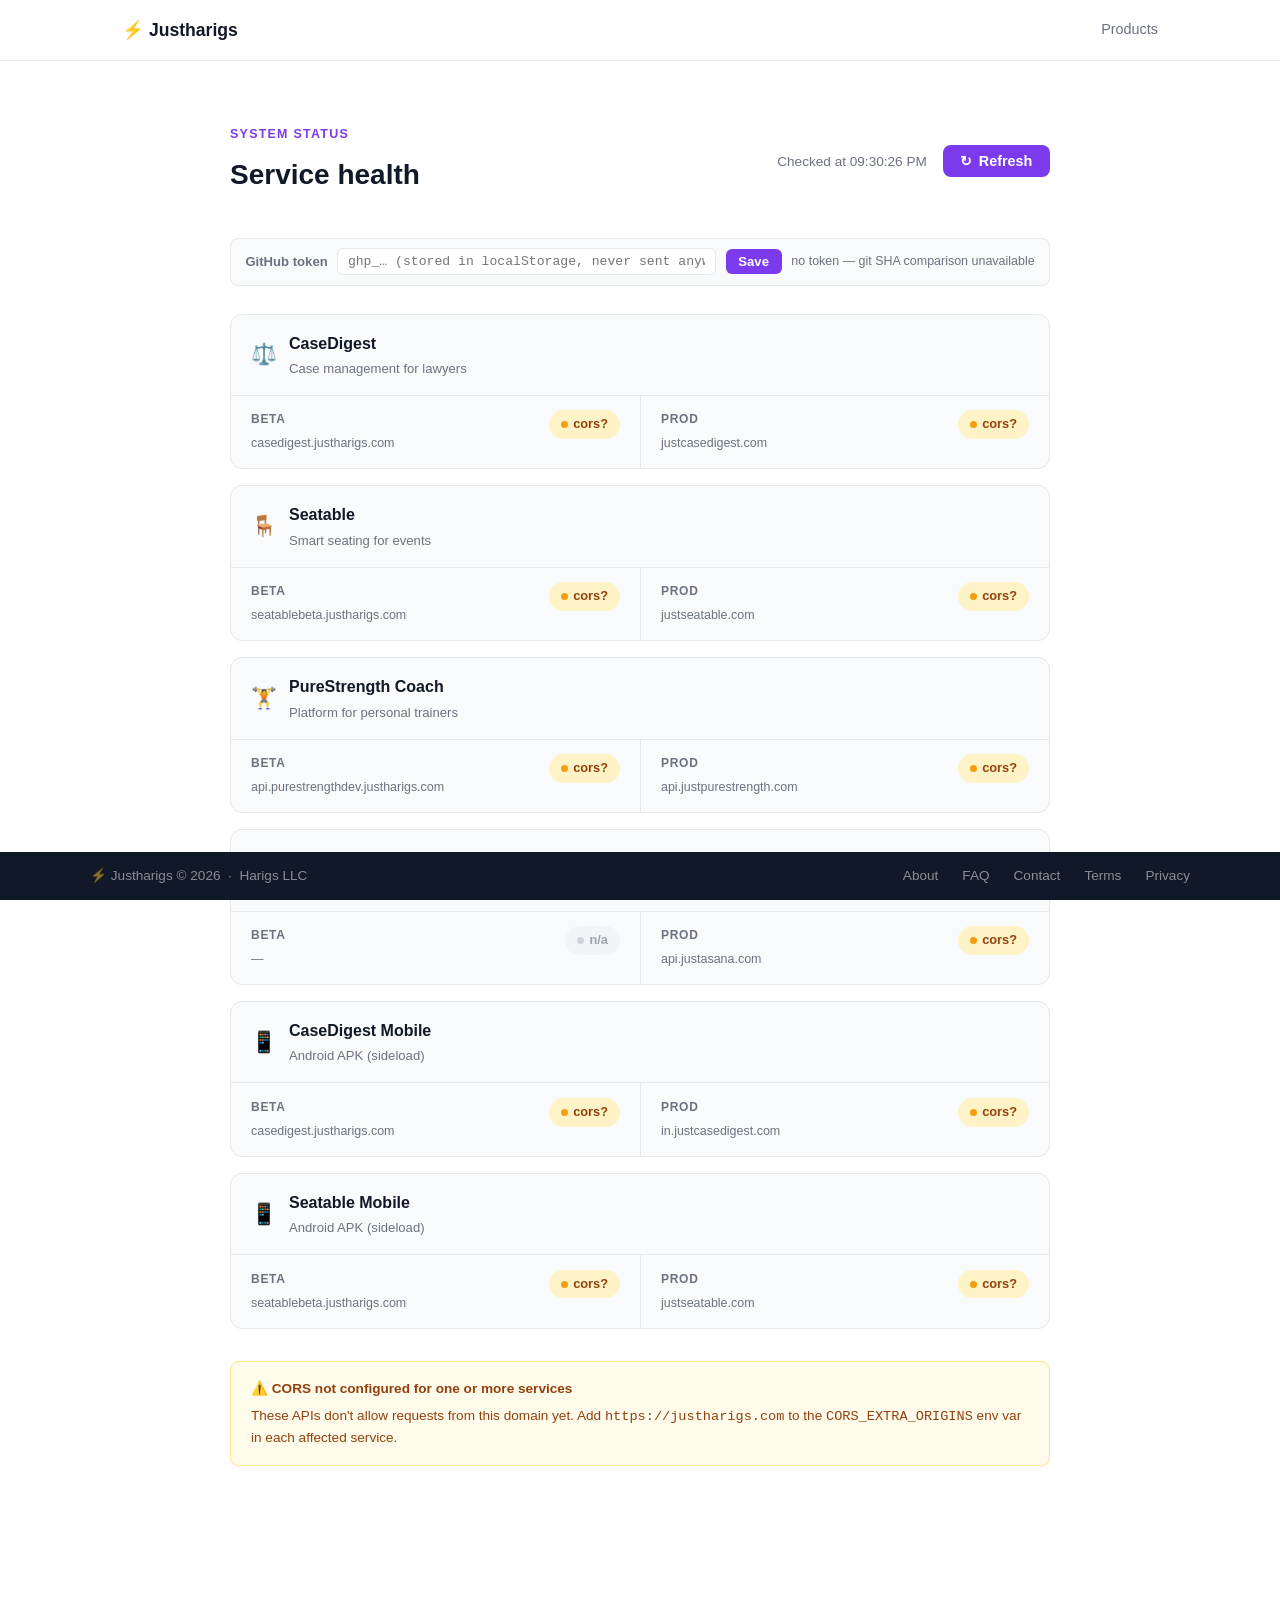
<file: status.html>
<!DOCTYPE html>
<html lang="en">
<head>
  <meta charset="UTF-8" />
  <meta name="viewport" content="width=device-width, initial-scale=1.0" />
  <title>System Status — Justharigs</title>
  <link rel="icon" href="data:image/svg+xml,<svg xmlns=%22http://www.w3.org/2000/svg%22 viewBox=%220 0 100 100%22><text y=%22.9em%22 font-size=%2290%22>⚡</text></svg>">
  <link rel="stylesheet" href="css/style.css" />
  <style>
    .status-section { padding: 4rem 2rem 6rem; }
    .status-inner   { max-width: 820px; margin: 0 auto; }

    .status-header {
      display: flex; align-items: center; justify-content: space-between;
      flex-wrap: wrap; gap: 1rem; margin-bottom: 2.5rem;
    }
    .status-header h1 { font-size: 1.75rem; font-weight: 800; }
    .status-meta {
      font-size: .85rem; color: var(--text-muted);
      display: flex; align-items: center; gap: 1rem; flex-wrap: wrap;
    }
    #last-checked { font-variant-numeric: tabular-nums; }

    .btn-refresh {
      display: inline-flex; align-items: center; gap: .4rem;
      padding: .5rem 1.1rem; border-radius: 8px;
      font-size: .9rem; font-weight: 600;
      background: var(--primary); color: #fff;
      border: none; cursor: pointer; transition: opacity .18s;
    }
    .btn-refresh:hover    { opacity: .85; }
    .btn-refresh:disabled { opacity: .5; cursor: not-allowed; }
    .spin { display: inline-block; animation: spin .7s linear infinite; }
    @keyframes spin { to { transform: rotate(360deg); } }

    /* ── Token bar ── */
    .token-bar {
      display: flex; align-items: center; gap: .6rem; flex-wrap: wrap;
      background: #F9FAFB; border: 1px solid var(--border);
      border-radius: 8px; padding: .6rem .9rem; margin-bottom: 1.75rem;
      font-size: .82rem;
    }
    .token-bar label { font-weight: 600; color: var(--text-muted); white-space: nowrap; }
    .token-bar input {
      flex: 1; min-width: 180px; font-size: .82rem; font-family: 'SF Mono','Fira Code',monospace;
      border: 1px solid var(--border); border-radius: 6px;
      padding: .3rem .6rem; background: #fff; color: var(--text);
    }
    .token-bar input:focus { outline: none; border-color: var(--primary); }
    .btn-token-save {
      padding: .3rem .8rem; border-radius: 6px; font-size: .82rem; font-weight: 600;
      background: var(--primary); color: #fff; border: none; cursor: pointer;
      white-space: nowrap; transition: opacity .18s;
    }
    .btn-token-save:hover { opacity: .85; }
    .token-status { font-size: .78rem; color: var(--text-muted); }

    /* ── Service cards ── */
    .service-block {
      background: var(--card-bg); border: 1px solid var(--border);
      border-radius: var(--radius); margin-bottom: 1rem; overflow: hidden;
    }
    .service-head {
      display: flex; align-items: center; gap: .75rem;
      padding: 1rem 1.25rem; border-bottom: 1px solid var(--border);
    }
    .service-icon   { font-size: 1.3rem; line-height: 1; }
    .service-name   { font-weight: 700; font-size: 1rem; }
    .service-tagline{ font-size: .82rem; color: var(--text-muted); margin-top: .1rem; }

    .service-rows { display: grid; grid-template-columns: 1fr 1fr; }
    @media (max-width: 520px) { .service-rows { grid-template-columns: 1fr; } }

    .env-row {
      padding: .9rem 1.25rem;
      display: flex; align-items: flex-start; justify-content: space-between; gap: .75rem;
    }
    .env-row + .env-row { border-left: 1px solid var(--border); }
    @media (max-width: 520px) {
      .env-row + .env-row { border-left: none; border-top: 1px solid var(--border); }
    }
    .env-label {
      font-size: .75rem; font-weight: 700; text-transform: uppercase;
      letter-spacing: .06em; color: var(--text-muted); margin-bottom: .3rem;
    }
    .env-url { font-size: .78rem; color: var(--text-muted); }

    /* ── Pills ── */
    .status-pill {
      display: inline-flex; align-items: center; gap: .35rem;
      padding: .25rem .75rem; border-radius: 999px;
      font-size: .8rem; font-weight: 600; white-space: nowrap;
    }
    .pill-loading { background: #F3F4F6; color: #6B7280; }
    .pill-up      { background: #D1FAE5; color: #065F46; }
    .pill-down    { background: #FEE2E2; color: #991B1B; }
    .pill-cors    { background: #FEF3C7; color: #92400E; }
    .pill-skip    { background: #F3F4F6; color: #9CA3AF; }
    .dot { width: 7px; height: 7px; border-radius: 50%; flex-shrink: 0; }
    .dot-up      { background: #10B981; }
    .dot-down    { background: #EF4444; }
    .dot-cors    { background: #F59E0B; }
    .dot-skip    { background: #D1D5DB; }
    .dot-loading { background: #D1D5DB; animation: pulse .9s ease-in-out infinite alternate; }
    @keyframes pulse { to { opacity: .3; } }

    /* ── Version rows ── */
    .version-rows { margin-top: .4rem; display: flex; flex-direction: column; gap: .2rem; }
    .version-row  { display: flex; align-items: center; gap: .4rem; font-size: .75rem; }
    .ver-label    { color: var(--text-muted); width: 3.5rem; flex-shrink: 0; }
    .sha-chip {
      font-family: 'SF Mono','Fira Code',monospace;
      background: rgba(0,0,0,.05); color: var(--text);
      padding: .1rem .45rem; border-radius: 4px; font-size: .72rem;
    }
    .sha-match   { background: #D1FAE5; color: #065F46; }
    .sha-behind  { background: #FEF3C7; color: #92400E; }
    .sha-unknown { background: #F3F4F6; color: #9CA3AF; }
    .db-chip {
      font-size: .7rem; font-weight: 600; padding: .1rem .4rem; border-radius: 4px;
    }
    .db-ok   { background: #D1FAE5; color: #065F46; }
    .db-warn { background: #FEF3C7; color: #92400E; }

    .cors-note {
      margin-top: 2rem; padding: 1rem 1.25rem;
      background: #FFFBEB; border: 1px solid #FDE68A;
      border-radius: 8px; font-size: .85rem; color: #92400E; line-height: 1.6;
    }
    .cors-note strong { display: block; margin-bottom: .3rem; }
  </style>
</head>
<body>

  <header class="site-header">
    <div class="header-inner">
      <a href="/" class="logo">⚡ Justharigs</a>
      <nav class="header-nav">
        <a href="/#products" class="nav-link">Products</a>
      </nav>
    </div>
  </header>

  <section class="status-section">
    <div class="status-inner">

      <div class="status-header">
        <div>
          <div class="section-label" style="margin-bottom:.5rem">System Status</div>
          <h1>Service health</h1>
        </div>
        <div class="status-meta">
          <span id="last-checked">Not checked yet</span>
          <button class="btn-refresh" id="btn-refresh" onclick="checkAll()">
            <span id="refresh-icon">↻</span> Refresh
          </button>
        </div>
      </div>

      <!-- GitHub token bar -->
      <div class="token-bar">
        <label>GitHub token</label>
        <input type="password" id="gh-token-input" placeholder="ghp_… (stored in localStorage, never sent anywhere else)" />
        <button class="btn-token-save" onclick="saveToken()">Save</button>
        <span class="token-status" id="token-status"></span>
      </div>

      <div id="services"></div>

      <div class="cors-note" id="cors-note" style="display:none">
        <strong>⚠️ CORS not configured for one or more services</strong>
        These APIs don't allow requests from this domain yet. Add <code>https://justharigs.com</code>
        to the <code>CORS_EXTRA_ORIGINS</code> env var in each affected service.
      </div>

    </div>
  </section>

  <footer class="site-footer">
    <div class="footer-inner">
      <span>⚡ Justharigs &copy; 2026 &nbsp;·&nbsp; Harigs LLC</span>
      <nav class="footer-nav">
        <a href="/#about">About</a>
        <a href="/#faq">FAQ</a>
        <a href="/#contact">Contact</a>
        <a href="terms.html">Terms</a>
        <a href="privacy.html">Privacy</a>
      </nav>
    </div>
  </footer>

  <script>
    const SERVICES = [
      {
        icon: '⚖️', name: 'CaseDigest', tagline: 'Case management for lawyers',
        repo: 'muthukumarn/casedigest',
        envs: [
          { label: 'Beta', url: 'https://casedigest.justharigs.com/api/health',  display: 'casedigest.justharigs.com' },
          { label: 'Prod', url: 'https://justcasedigest.com/api/health',          display: 'justcasedigest.com' },
        ],
      },
      {
        icon: '🪑', name: 'Seatable', tagline: 'Smart seating for events',
        repo: 'muthukumarn/seatable',
        envs: [
          { label: 'Beta', url: 'https://seatablebeta.justharigs.com/api/version', display: 'seatablebeta.justharigs.com' },
          { label: 'Prod', url: 'https://justseatable.com/api/version',            display: 'justseatable.com' },
        ],
      },
      {
        icon: '🏋️', name: 'PureStrength Coach', tagline: 'Platform for personal trainers',
        repo: 'muthukumarn/purestrength-coach',
        envs: [
          { label: 'Beta', url: 'https://api.purestrengthdev.justharigs.com/version', display: 'api.purestrengthdev.justharigs.com' },
          { label: 'Prod', url: 'https://api.justpurestrength.com/version',           display: 'api.justpurestrength.com' },
        ],
      },
      {
        icon: '🧘', name: 'JustAsana', tagline: 'Platform for yoga instructors',
        repo: 'muthukumarn/purestrength-coach',
        envs: [
          { label: 'Beta', url: null,                                  display: '—' },
          { label: 'Prod', url: 'https://api.justasana.com/version',   display: 'api.justasana.com' },
        ],
      },
      {
        icon: '📱', name: 'CaseDigest Mobile', tagline: 'Android APK (sideload)',
        repo: 'muthukumarn/casedigest-mobile',
        envs: [
          { label: 'Beta', url: 'https://casedigest.justharigs.com/api/download/android/info', display: 'casedigest.justharigs.com' },
          { label: 'Prod', url: 'https://in.justcasedigest.com/api/download/android/info',    display: 'in.justcasedigest.com' },
        ],
      },
      {
        icon: '📱', name: 'Seatable Mobile', tagline: 'Android APK (sideload)',
        repo: 'muthukumarn/seatable-mobile',
        envs: [
          { label: 'Beta', url: 'https://seatablebeta.justharigs.com/api/download/android/info', display: 'seatablebeta.justharigs.com' },
          { label: 'Prod', url: 'https://justseatable.com/api/download/android/info',            display: 'justseatable.com' },
        ],
      },
    ];

    // ── Token management ────────────────────────────────────────────────────────
    function loadToken() {
      const t = localStorage.getItem('gh_status_token') || '';
      document.getElementById('gh-token-input').value = t ? '••••••••' : '';
      document.getElementById('token-status').textContent = t ? '✓ token saved' : 'no token — git SHA comparison unavailable';
      return t;
    }

    function saveToken() {
      const val = document.getElementById('gh-token-input').value.trim();
      if (!val || val.startsWith('•')) return;
      localStorage.setItem('gh_status_token', val);
      document.getElementById('gh-token-input').value = '••••••••';
      document.getElementById('token-status').textContent = '✓ saved';
    }

    function getToken() { return localStorage.getItem('gh_status_token') || ''; }

    // ── GitHub latest SHA ───────────────────────────────────────────────────────
    const _gitCache = {};

    async function fetchGitSha(repo) {
      if (_gitCache[repo] !== undefined) return _gitCache[repo];
      const token = getToken();
      if (!token) { _gitCache[repo] = null; return null; }
      try {
        const headers = { Authorization: `Bearer ${token}`, Accept: 'application/vnd.github.v3+json' };
        const res = await fetch(`https://api.github.com/repos/${repo}/commits/master?per_page=1`, { headers });
        if (!res.ok) { _gitCache[repo] = null; return null; }
        const data = await res.json();
        const sha = data.sha?.slice(0, 7) || null;
        _gitCache[repo] = sha;
        return sha;
      } catch (_) { _gitCache[repo] = null; return null; }
    }

    // ── Render ──────────────────────────────────────────────────────────────────
    function render() {
      document.getElementById('services').innerHTML = SERVICES.map((svc, si) => `
        <div class="service-block">
          <div class="service-head">
            <span class="service-icon">${svc.icon}</span>
            <div>
              <div class="service-name">${svc.name}</div>
              <div class="service-tagline">${svc.tagline}</div>
            </div>
          </div>
          <div class="service-rows">
            ${svc.envs.map((env, ei) => `
              <div class="env-row">
                <div>
                  <div class="env-label">${env.label}</div>
                  <div class="env-url">${env.display}</div>
                </div>
                <div id="cell-${si}-${ei}" style="text-align:right">
                  <span class="status-pill pill-loading">
                    <span class="dot dot-loading"></span>${env.url ? 'Checking…' : '—'}
                  </span>
                </div>
              </div>
            `).join('')}
          </div>
        </div>
      `).join('');
    }

    function setCell(si, ei, { type, label, version, db, gitSha }) {
      const cell = document.getElementById(`cell-${si}-${ei}`);
      if (!cell) return;

      const dotClass  = { up:'dot-up', down:'dot-down', cors:'dot-cors', skip:'dot-skip' }[type] || 'dot-skip';
      const pillClass = { up:'pill-up', down:'pill-down', cors:'pill-cors', skip:'pill-skip' }[type] || 'pill-skip';

      let versionRows = '';
      if (version) {
        const deployedShort = version.slice(0, 7);
        let shaClass = 'sha-unknown', shaTitle = '';
        if (gitSha) {
          if (deployedShort === gitSha) {
            shaClass = 'sha-match'; shaTitle = 'Up to date';
          } else {
            shaClass = 'sha-behind'; shaTitle = `Latest in git: ${gitSha}`;
          }
        }
        const dbBadge = db ? `<span class="db-chip ${db === 'ok' ? 'db-ok' : 'db-warn'}">db ${db}</span>` : '';
        const gitRow = gitSha
          ? `<div class="version-row"><span class="ver-label">git</span><span class="sha-chip sha-unknown" title="Latest on master">${gitSha}</span></div>`
          : '';
        versionRows = `
          <div class="version-rows">
            <div class="version-row">
              <span class="ver-label">live</span>
              <span class="sha-chip ${shaClass}" title="${shaTitle}">${deployedShort}</span>
              ${dbBadge}
            </div>
            ${gitRow}
          </div>`;
      }

      cell.innerHTML = `
        <span class="status-pill ${pillClass}">
          <span class="dot ${dotClass}"></span>${label}
        </span>
        ${versionRows}
      `;
    }

    // ── Check one env ───────────────────────────────────────────────────────────
    async function checkOne(si, ei, url, gitSha) {
      if (!url) { setCell(si, ei, { type: 'skip', label: 'n/a' }); return; }
      try {
        const res = await fetch(url, { signal: AbortSignal.timeout(7000) });
        if (!res.ok) { setCell(si, ei, { type: 'down', label: `${res.status}` }); return; }
        let version = null, db = null;
        try { const j = await res.json(); version = j.version || j.commit || null; db = j.db || null; } catch (_) {}
        setCell(si, ei, { type: 'up', label: 'Up', version, db, gitSha });
      } catch (err) {
        const msg = err?.message || '';
        if (msg.includes('abort') || msg.includes('timeout')) {
          setCell(si, ei, { type: 'down', label: 'Timeout' });
        } else {
          setCell(si, ei, { type: 'cors', label: 'cors?' });
          document.getElementById('cors-note').style.display = '';
        }
      }
    }

    // ── Check all ───────────────────────────────────────────────────────────────
    async function checkAll() {
      const btn  = document.getElementById('btn-refresh');
      const icon = document.getElementById('refresh-icon');
      btn.disabled = true;
      icon.className = 'spin';
      Object.keys(_gitCache).forEach(k => delete _gitCache[k]); // clear cache on manual refresh
      document.getElementById('cors-note').style.display = 'none';

      render();

      // Fetch git SHAs and API health in parallel
      const gitFetches = {};
      SERVICES.forEach(svc => { gitFetches[svc.repo] = fetchGitSha(svc.repo); });

      const checks = [];
      SERVICES.forEach((svc, si) => {
        svc.envs.forEach((env, ei) => {
          checks.push(
            gitFetches[svc.repo].then(gitSha => checkOne(si, ei, env.url, gitSha))
          );
        });
      });

      await Promise.allSettled(checks);

      document.getElementById('last-checked').textContent =
        'Checked at ' + new Date().toLocaleTimeString('en-US', { hour: '2-digit', minute: '2-digit', second: '2-digit' });

      btn.disabled = false;
      icon.className = '';
      icon.textContent = '↻';
    }

    // ── Init ────────────────────────────────────────────────────────────────────
    loadToken();
    checkAll();
  </script>

</body>
</html>
</file>
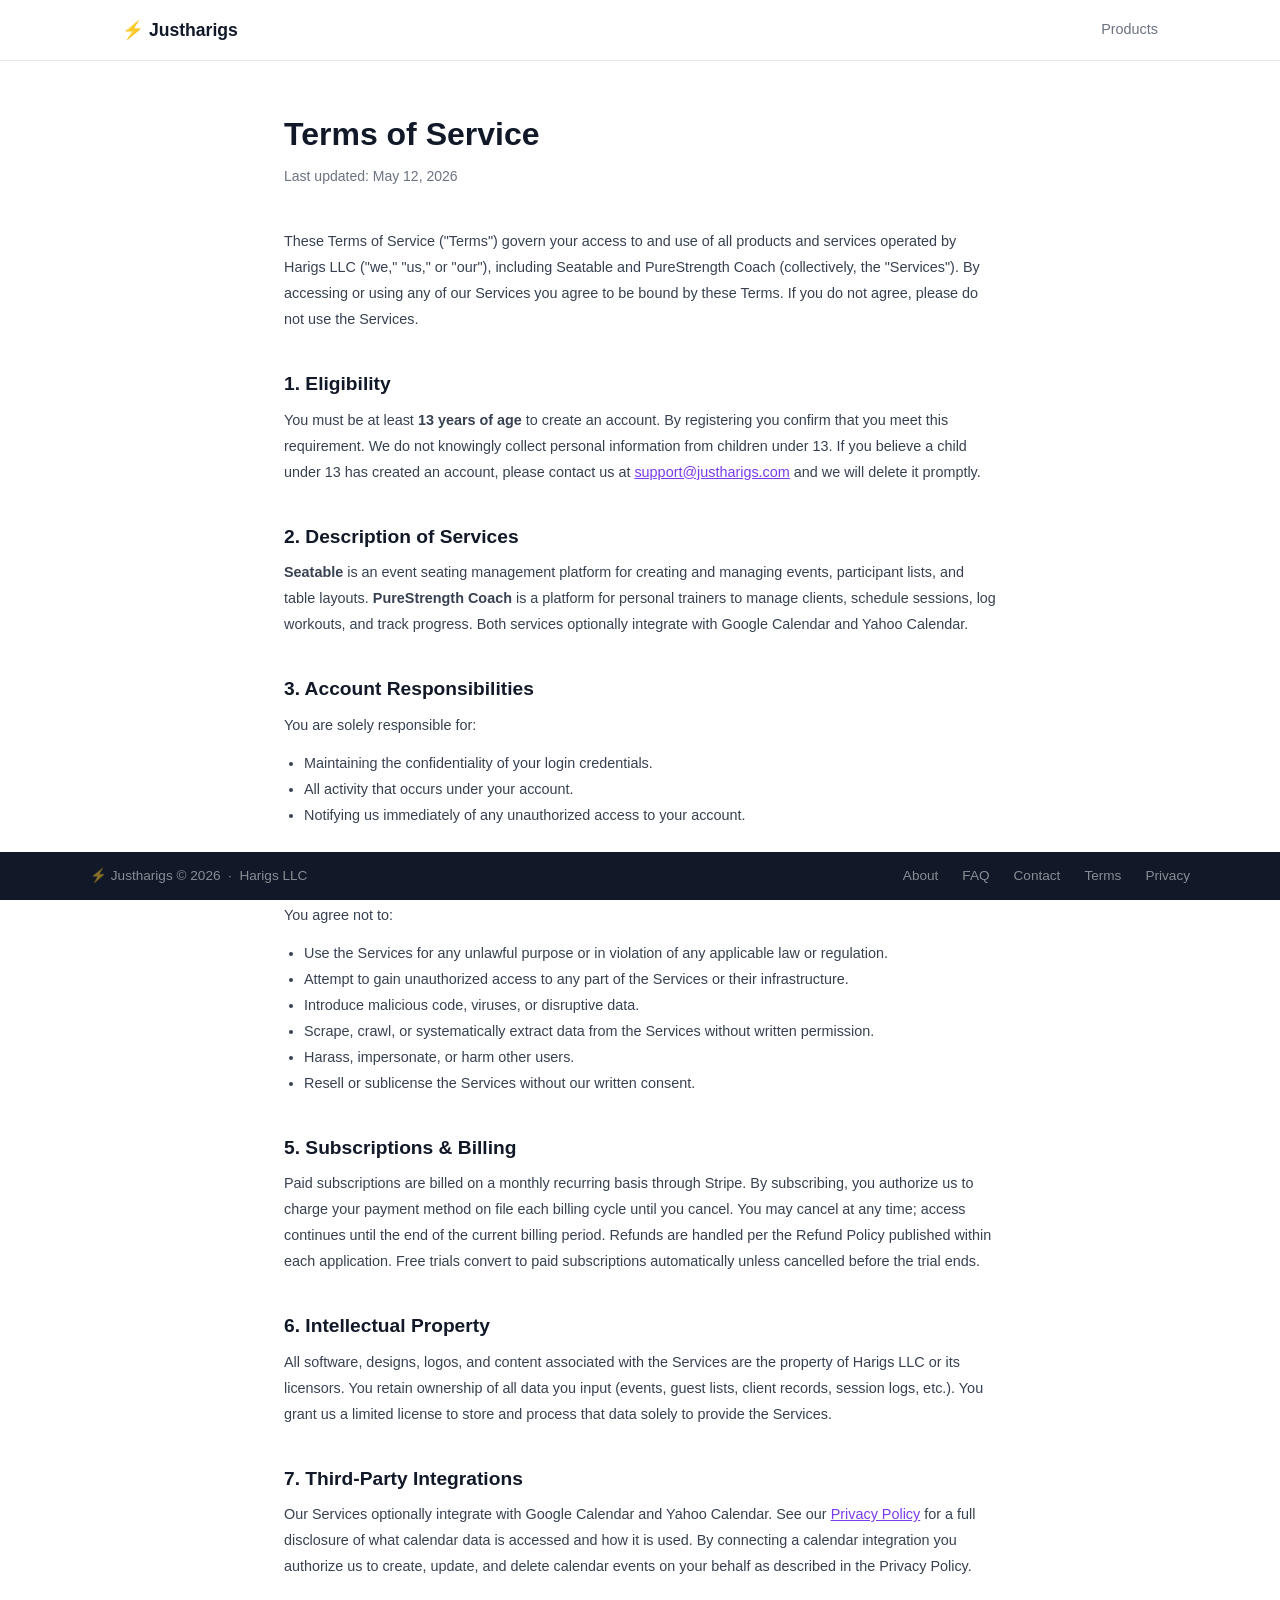
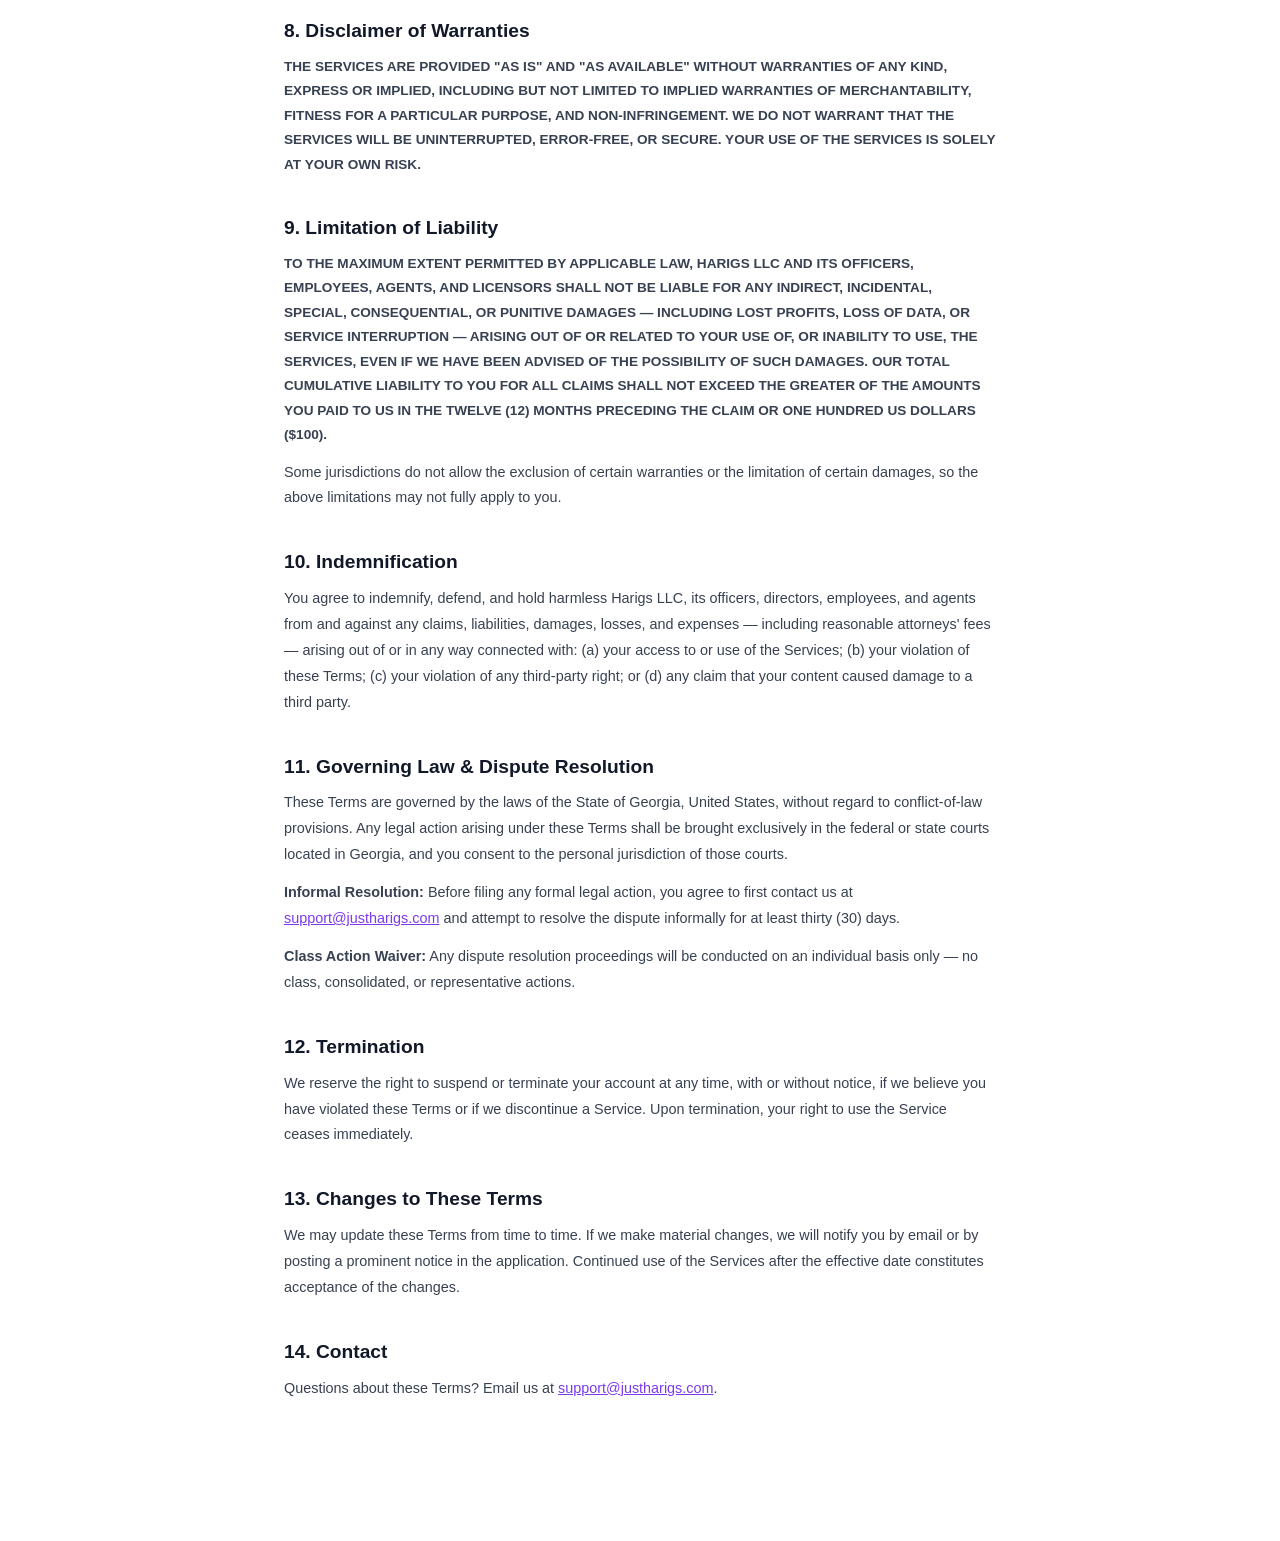
<file: terms.html>
<!DOCTYPE html>
<html lang="en">
<head>
  <meta charset="UTF-8" />
  <meta name="viewport" content="width=device-width, initial-scale=1.0" />
  <title>Terms of Service — Justharigs</title>
  <link rel="icon" href="data:image/svg+xml,<svg xmlns=%22http://www.w3.org/2000/svg%22 viewBox=%220 0 100 100%22><text y=%22.9em%22 font-size=%2290%22>⚡</text></svg>">
  <link rel="stylesheet" href="css/style.css" />
  <style>
    .legal-page { max-width: 760px; margin: 0 auto; padding: 3rem 1.5rem 5rem; }
    .legal-page h1 { font-size: 2rem; font-weight: 800; margin-bottom: .25rem; }
    .legal-page .updated { color: var(--text-muted); font-size: .875rem; margin-bottom: 2.5rem; }
    .legal-page h2 { font-size: 1.2rem; font-weight: 700; margin: 2.25rem 0 .5rem; color: var(--text); }
    .legal-page h3 { font-size: 1rem; font-weight: 600; margin: 1.25rem 0 .35rem; color: var(--text); }
    .legal-page p  { font-size: .9rem; line-height: 1.8; margin-bottom: .75rem; color: #374151; }
    .legal-page ul { list-style: disc; padding-left: 1.25rem; font-size: .9rem; line-height: 1.8; margin-bottom: .75rem; color: #374151; }
    .legal-page a  { color: var(--primary); text-decoration: underline; }
    .legal-page .strong { font-weight: 700; text-transform: uppercase; font-size: .85rem; }
  </style>
</head>
<body>

  <header class="site-header">
    <div class="header-inner">
      <a href="/" class="logo">⚡ Justharigs</a>
      <nav class="header-nav">
        <a href="/#products" class="nav-link">Products</a>
      </nav>
    </div>
  </header>

  <main class="legal-page">
    <h1>Terms of Service</h1>
    <p class="updated">Last updated: May 12, 2026</p>

    <p>These Terms of Service ("Terms") govern your access to and use of all products and services operated by Harigs LLC ("we," "us," or "our"), including Seatable and PureStrength Coach (collectively, the "Services"). By accessing or using any of our Services you agree to be bound by these Terms. If you do not agree, please do not use the Services.</p>

    <h2>1. Eligibility</h2>
    <p>You must be at least <strong>13 years of age</strong> to create an account. By registering you confirm that you meet this requirement. We do not knowingly collect personal information from children under 13. If you believe a child under 13 has created an account, please contact us at <a href="mailto:support@justharigs.com">support@justharigs.com</a> and we will delete it promptly.</p>

    <h2>2. Description of Services</h2>
    <p><strong>Seatable</strong> is an event seating management platform for creating and managing events, participant lists, and table layouts. <strong>PureStrength Coach</strong> is a platform for personal trainers to manage clients, schedule sessions, log workouts, and track progress. Both services optionally integrate with Google Calendar and Yahoo Calendar.</p>

    <h2>3. Account Responsibilities</h2>
    <p>You are solely responsible for:</p>
    <ul>
      <li>Maintaining the confidentiality of your login credentials.</li>
      <li>All activity that occurs under your account.</li>
      <li>Notifying us immediately of any unauthorized access to your account.</li>
    </ul>

    <h2>4. Acceptable Use</h2>
    <p>You agree not to:</p>
    <ul>
      <li>Use the Services for any unlawful purpose or in violation of any applicable law or regulation.</li>
      <li>Attempt to gain unauthorized access to any part of the Services or their infrastructure.</li>
      <li>Introduce malicious code, viruses, or disruptive data.</li>
      <li>Scrape, crawl, or systematically extract data from the Services without written permission.</li>
      <li>Harass, impersonate, or harm other users.</li>
      <li>Resell or sublicense the Services without our written consent.</li>
    </ul>

    <h2>5. Subscriptions &amp; Billing</h2>
    <p>Paid subscriptions are billed on a monthly recurring basis through Stripe. By subscribing, you authorize us to charge your payment method on file each billing cycle until you cancel. You may cancel at any time; access continues until the end of the current billing period. Refunds are handled per the Refund Policy published within each application. Free trials convert to paid subscriptions automatically unless cancelled before the trial ends.</p>

    <h2>6. Intellectual Property</h2>
    <p>All software, designs, logos, and content associated with the Services are the property of Harigs LLC or its licensors. You retain ownership of all data you input (events, guest lists, client records, session logs, etc.). You grant us a limited license to store and process that data solely to provide the Services.</p>

    <h2>7. Third-Party Integrations</h2>
    <p>Our Services optionally integrate with Google Calendar and Yahoo Calendar. See our <a href="privacy.html">Privacy Policy</a> for a full disclosure of what calendar data is accessed and how it is used. By connecting a calendar integration you authorize us to create, update, and delete calendar events on your behalf as described in the Privacy Policy.</p>

    <h2>8. Disclaimer of Warranties</h2>
    <p class="strong">The Services are provided "as is" and "as available" without warranties of any kind, express or implied, including but not limited to implied warranties of merchantability, fitness for a particular purpose, and non-infringement. We do not warrant that the Services will be uninterrupted, error-free, or secure. Your use of the Services is solely at your own risk.</p>

    <h2>9. Limitation of Liability</h2>
    <p class="strong">To the maximum extent permitted by applicable law, Harigs LLC and its officers, employees, agents, and licensors shall not be liable for any indirect, incidental, special, consequential, or punitive damages — including lost profits, loss of data, or service interruption — arising out of or related to your use of, or inability to use, the Services, even if we have been advised of the possibility of such damages. Our total cumulative liability to you for all claims shall not exceed the greater of the amounts you paid to us in the twelve (12) months preceding the claim or one hundred US dollars ($100).</p>
    <p>Some jurisdictions do not allow the exclusion of certain warranties or the limitation of certain damages, so the above limitations may not fully apply to you.</p>

    <h2>10. Indemnification</h2>
    <p>You agree to indemnify, defend, and hold harmless Harigs LLC, its officers, directors, employees, and agents from and against any claims, liabilities, damages, losses, and expenses — including reasonable attorneys' fees — arising out of or in any way connected with: (a) your access to or use of the Services; (b) your violation of these Terms; (c) your violation of any third-party right; or (d) any claim that your content caused damage to a third party.</p>

    <h2>11. Governing Law &amp; Dispute Resolution</h2>
    <p>These Terms are governed by the laws of the State of Georgia, United States, without regard to conflict-of-law provisions. Any legal action arising under these Terms shall be brought exclusively in the federal or state courts located in Georgia, and you consent to the personal jurisdiction of those courts.</p>
    <p><strong>Informal Resolution:</strong> Before filing any formal legal action, you agree to first contact us at <a href="mailto:support@justharigs.com">support@justharigs.com</a> and attempt to resolve the dispute informally for at least thirty (30) days.</p>
    <p><strong>Class Action Waiver:</strong> Any dispute resolution proceedings will be conducted on an individual basis only — no class, consolidated, or representative actions.</p>

    <h2>12. Termination</h2>
    <p>We reserve the right to suspend or terminate your account at any time, with or without notice, if we believe you have violated these Terms or if we discontinue a Service. Upon termination, your right to use the Service ceases immediately.</p>

    <h2>13. Changes to These Terms</h2>
    <p>We may update these Terms from time to time. If we make material changes, we will notify you by email or by posting a prominent notice in the application. Continued use of the Services after the effective date constitutes acceptance of the changes.</p>

    <h2>14. Contact</h2>
    <p>Questions about these Terms? Email us at <a href="mailto:support@justharigs.com">support@justharigs.com</a>.</p>
  </main>

  <footer class="site-footer">
    <div class="footer-inner">
      <span>⚡ Justharigs &copy; 2026 &nbsp;·&nbsp; Harigs LLC</span>
      <nav class="footer-nav">
        <a href="/#about">About</a>
        <a href="/#faq">FAQ</a>
        <a href="/#contact">Contact</a>
        <a href="terms.html">Terms</a>
        <a href="privacy.html">Privacy</a>
      </nav>
    </div>
  </footer>

</body>
</html>
</file>
<file: css/style.css>
/* ── Reset & base ── */
*, *::before, *::after { box-sizing: border-box; margin: 0; padding: 0; }

:root {
  --primary:    #7C3AED;
  --primary-dk: #5B21B6;
  --teal:       #0F766E;
  --teal-dk:    #134E4A;
  --text:       #111827;
  --text-muted: #6B7280;
  --bg:         #FFFFFF;
  --card-bg:    #F9FAFB;
  --border:     #E5E7EB;
  --radius:     12px;
  --shadow:     0 1px 3px rgba(0,0,0,.08), 0 4px 12px rgba(0,0,0,.06);
  --shadow-lg:  0 8px 30px rgba(0,0,0,.12);
  --transition: .18s ease;
}

body {
  font-family: -apple-system, BlinkMacSystemFont, 'Segoe UI', Roboto, sans-serif;
  color: var(--text);
  background: var(--bg);
  line-height: 1.6;
  padding-bottom: 48px;
}

a { color: inherit; text-decoration: none; }
ul { list-style: none; padding: 0; }

/* ── Buttons ── */
.btn {
  display: inline-block;
  padding: .65rem 1.5rem;
  border-radius: 8px;
  font-size: .95rem;
  font-weight: 600;
  cursor: pointer;
  border: none;
  transition: opacity var(--transition), transform var(--transition);
}
.btn:hover { opacity: .88; transform: translateY(-1px); }
.btn-primary  { background: var(--primary); color: #fff; }
.btn-teal     { background: var(--teal);    color: #fff; }
.btn-purple   { background: #764BA2;        color: #fff; }
.btn-slate    { background: #1a1a2e;        color: #fff; }

/* ── Header ── */
.site-header {
  position: sticky; top: 0; z-index: 100;
  background: rgba(255,255,255,.92);
  backdrop-filter: blur(10px);
  border-bottom: 1px solid var(--border);
}
.header-inner {
  max-width: 1100px; margin: 0 auto; padding: 0 2rem;
  display: flex; align-items: center; justify-content: space-between;
  height: 60px;
}
.logo {
  font-size: 1.1rem; font-weight: 800; color: var(--text);
  display: flex; align-items: center; gap: .4rem;
}
.header-nav { display: flex; align-items: center; gap: 1.75rem; }
.nav-link { font-size: .9rem; font-weight: 500; color: var(--text-muted); transition: color var(--transition); }
.nav-link:hover { color: var(--text); }

/* ── Hero ── */
.hero {
  background: linear-gradient(135deg, #1E1B4B 0%, #3730A3 50%, #7C3AED 100%);
  padding: 7rem 2rem 6rem;
  text-align: center;
  color: #fff;
}
.hero-inner { max-width: 680px; margin: 0 auto; }
.hero-label {
  display: inline-block;
  font-size: .78rem; font-weight: 700; letter-spacing: .1em; text-transform: uppercase;
  background: rgba(255,255,255,.15); color: rgba(255,255,255,.9);
  padding: .3rem .9rem; border-radius: 999px; margin-bottom: 1.5rem;
}
.hero h1 {
  font-size: clamp(2.5rem, 5vw, 3.75rem);
  font-weight: 900; line-height: 1.1;
  margin-bottom: 1.25rem;
}
.hero-sub {
  font-size: 1.1rem; line-height: 1.7;
  color: rgba(255,255,255,.8);
  margin-bottom: 2rem; max-width: 540px; margin-left: auto; margin-right: auto;
}

/* ── Section shared ── */
.section-inner { max-width: 1100px; margin: 0 auto; }
.section-label {
  font-size: .78rem; font-weight: 700; letter-spacing: .1em; text-transform: uppercase;
  color: var(--primary); margin-bottom: .6rem;
}
.section-inner h2 { font-size: clamp(1.6rem, 3vw, 2.2rem); font-weight: 800; margin-bottom: .5rem; }
.section-sub { color: var(--text-muted); font-size: 1rem; margin-bottom: 2.5rem; max-width: 520px; }

/* ── Products ── */
.products { padding: 5rem 2rem; background: var(--bg); }
.product-grid {
  display: grid;
  grid-template-columns: repeat(2, 1fr);
  gap: 1.75rem;
  margin-top: 2.5rem;
}
@media (max-width: 720px) {
  .product-grid { grid-template-columns: 1fr; }
}
.product-card {
  border-radius: var(--radius);
  border: 1px solid var(--border);
  overflow: hidden;
  box-shadow: var(--shadow);
  transition: transform var(--transition), box-shadow var(--transition);
  display: flex; flex-direction: column;
}
.product-card:hover { transform: translateY(-4px); box-shadow: var(--shadow-lg); }

.product-card-header {
  padding: 2rem;
  display: flex; flex-direction: column; gap: .75rem;
}
.product-card-header-top {
  display: flex; align-items: flex-start; justify-content: space-between;
}
.product-icon { font-size: 2.5rem; line-height: 1; }
.product-badge {
  font-size: .7rem; font-weight: 700; letter-spacing: .07em; text-transform: uppercase;
  background: rgba(255,255,255,.2); color: #fff;
  padding: .2rem .65rem; border-radius: 999px;
}
.product-card-header-title {
  font-size: 1.4rem; font-weight: 800; color: #fff; margin: 0; letter-spacing: -.01em;
}

.product-card-body {
  padding: 1.75rem;
  display: flex; flex-direction: column; flex: 1;
  background: var(--bg);
}
.product-card-body h3 { font-size: 1.4rem; font-weight: 800; margin-bottom: .2rem; }
.product-tagline { font-size: .9rem; color: var(--text-muted); margin-bottom: 1rem; }
.product-desc { font-size: .92rem; color: var(--text-muted); line-height: 1.6; margin-bottom: 1.25rem; }

.product-features { display: flex; flex-direction: column; gap: .45rem; margin-bottom: 1.75rem; }
.product-features li { font-size: .875rem; color: var(--text-muted); }

.product-card-footer { margin-top: auto; }

/* ── Pricing ── */
.pricing-section { padding: 5rem 2rem; background: var(--card-bg); border-top: 1px solid var(--border); border-bottom: 1px solid var(--border); }

.pricing-app-block { margin-top: 3rem; }
.pricing-app-block + .pricing-app-block { margin-top: 4rem; padding-top: 3rem; border-top: 1px solid var(--border); }

.pricing-app-title {
  display: flex; align-items: center; gap: .75rem;
  font-size: 1.2rem; font-weight: 800; margin-bottom: 1.5rem;
}
.pricing-app-icon { font-size: 1.4rem; line-height: 1; }
.pricing-app-sub { font-size: .85rem; font-weight: 400; color: var(--text-muted); margin-left: .25rem; }

.pricing-grid {
  display: grid;
  grid-template-columns: repeat(auto-fit, minmax(185px, 1fr));
  gap: 1rem;
  align-items: start;
}

.pricing-card {
  position: relative;
  background: var(--bg);
  border: 1px solid var(--border);
  border-radius: var(--radius);
  padding: 1.5rem;
  display: flex; flex-direction: column;
  box-shadow: var(--shadow);
  transition: transform var(--transition), box-shadow var(--transition);
}
.pricing-card:hover { transform: translateY(-3px); box-shadow: var(--shadow-lg); }

.pricing-card-popular {
  border: 2px solid var(--primary);
  box-shadow: 0 6px 24px rgba(124,58,237,.15);
}
.pricing-card-popular-teal {
  border-color: var(--teal);
  box-shadow: 0 6px 24px rgba(15,118,110,.15);
}

.pricing-popular-badge {
  position: absolute; top: -13px; left: 50%; transform: translateX(-50%);
  background: var(--primary); color: #fff;
  font-size: .7rem; font-weight: 700; letter-spacing: .04em; text-transform: uppercase;
  padding: .2rem .75rem; border-radius: 999px; white-space: nowrap;
}
.pricing-popular-badge-teal { background: var(--teal); }

.pricing-tier { font-weight: 700; font-size: .9rem; color: var(--text); margin-bottom: .6rem; }

.pricing-price { margin-bottom: .75rem; line-height: 1; }
.pricing-amount { font-size: 2rem; font-weight: 900; color: var(--text); }
.pricing-period { font-size: .85rem; color: var(--text-muted); margin-left: .1rem; }

.pricing-features {
  flex: 1;
  display: flex; flex-direction: column; gap: .4rem;
  margin-bottom: 1.25rem;
}
.pricing-features li {
  font-size: .8rem; color: var(--text-muted); padding-left: 1rem; position: relative;
}
.pricing-features li::before { content: '✓'; position: absolute; left: 0; color: #22c55e; font-weight: 700; }

.btn-outline-primary {
  display: inline-block; width: 100%; text-align: center;
  padding: .55rem 1rem; border-radius: 8px;
  font-size: .875rem; font-weight: 600; cursor: pointer;
  border: 2px solid var(--primary); color: var(--primary); background: transparent;
  transition: background var(--transition), color var(--transition);
}
.btn-outline-primary:hover { background: var(--primary); color: #fff; }

.btn-outline-teal {
  display: inline-block; width: 100%; text-align: center;
  padding: .55rem 1rem; border-radius: 8px;
  font-size: .875rem; font-weight: 600; cursor: pointer;
  border: 2px solid var(--teal); color: var(--teal); background: transparent;
  transition: background var(--transition), color var(--transition);
}
.btn-outline-teal:hover { background: var(--teal); color: #fff; }

.pricing-card .btn-primary,
.pricing-card .btn-teal {
  display: block; width: 100%; text-align: center;
  padding: .55rem 1rem; font-size: .875rem;
}

.pricing-addon-note {
  margin-top: 1.25rem;
  font-size: .85rem; color: var(--text-muted);
  text-align: center;
}

/* ── About ── */
.about { padding: 5rem 2rem; background: var(--card-bg); border-top: 1px solid var(--border); border-bottom: 1px solid var(--border); }
.about-inner {
  display: grid;
  grid-template-columns: 1fr auto;
  gap: 4rem;
  align-items: center;
}
.about-inner p { color: var(--text-muted); line-height: 1.75; margin-bottom: 1rem; max-width: 520px; }
.about-inner p:last-child { margin-bottom: 0; }
.about-stats { display: flex; gap: 2.5rem; flex-shrink: 0; }
.stat { text-align: center; }
.stat-num { font-size: 2.5rem; font-weight: 900; color: var(--primary); line-height: 1; }
.stat-label { font-size: .8rem; color: var(--text-muted); margin-top: .25rem; text-transform: uppercase; letter-spacing: .06em; }

/* ── FAQ ── */
.faq-section { padding: 5rem 2rem; background: var(--card-bg); }
.faq-grid { display: grid; grid-template-columns: repeat(auto-fill, minmax(320px, 1fr)); gap: 1rem; margin-top: 2rem; }
.faq-card { background: var(--bg); border: 1.5px solid var(--border); border-radius: var(--radius); padding: 0; overflow: hidden; }
.faq-card summary { padding: 1rem 1.25rem; font-weight: 600; font-size: .95rem; cursor: pointer; list-style: none; display: flex; justify-content: space-between; align-items: center; gap: .75rem; color: var(--text); }
.faq-card summary::-webkit-details-marker { display: none; }
.faq-card summary::after { content: '+'; font-size: 1.2rem; color: var(--primary); flex-shrink: 0; }
details[open].faq-card summary::after { content: '−'; }
.faq-card p { padding: 0 1.25rem 1rem; font-size: .875rem; line-height: 1.7; color: var(--text-muted); margin: 0; }

/* ── Contact ── */
.contact { padding: 5rem 2rem; background: var(--bg); }
.contact .section-sub { margin-left: auto; margin-right: auto; }

/* ── Footer ── */
.site-footer {
  background: var(--text);
  color: rgba(255,255,255,.5);
  padding: 0 2rem;
  position: fixed;
  bottom: 0; left: 0; right: 0;
  height: 48px;
  z-index: 100;
}
.footer-inner {
  max-width: 1100px; margin: 0 auto; height: 100%;
  display: flex; align-items: center; justify-content: space-between;
  font-size: .85rem;
}
.footer-nav { display: flex; gap: 1.5rem; }
.footer-nav a { color: rgba(255,255,255,.5); transition: color var(--transition); }
.footer-nav a:hover { color: #fff; }

/* ── Responsive ── */
@media (max-width: 700px) {
  .hero { padding: 4rem 1.25rem; }
  .products, .about, .contact, .faq-section { padding: 3rem 1.25rem; }
  .faq-grid { grid-template-columns: 1fr; }
  .pricing-section { padding: 3rem 1.25rem; }
  .pricing-grid { grid-template-columns: repeat(auto-fit, minmax(160px, 1fr)); }
  .about-inner { grid-template-columns: 1fr; gap: 2rem; }
  .about-stats { justify-content: center; }
  .site-footer { height: auto; padding: .75rem 1.25rem; }
  .footer-inner { flex-direction: column; gap: .5rem; text-align: center; height: auto; }
  body { padding-bottom: 72px; }
}
</file>
